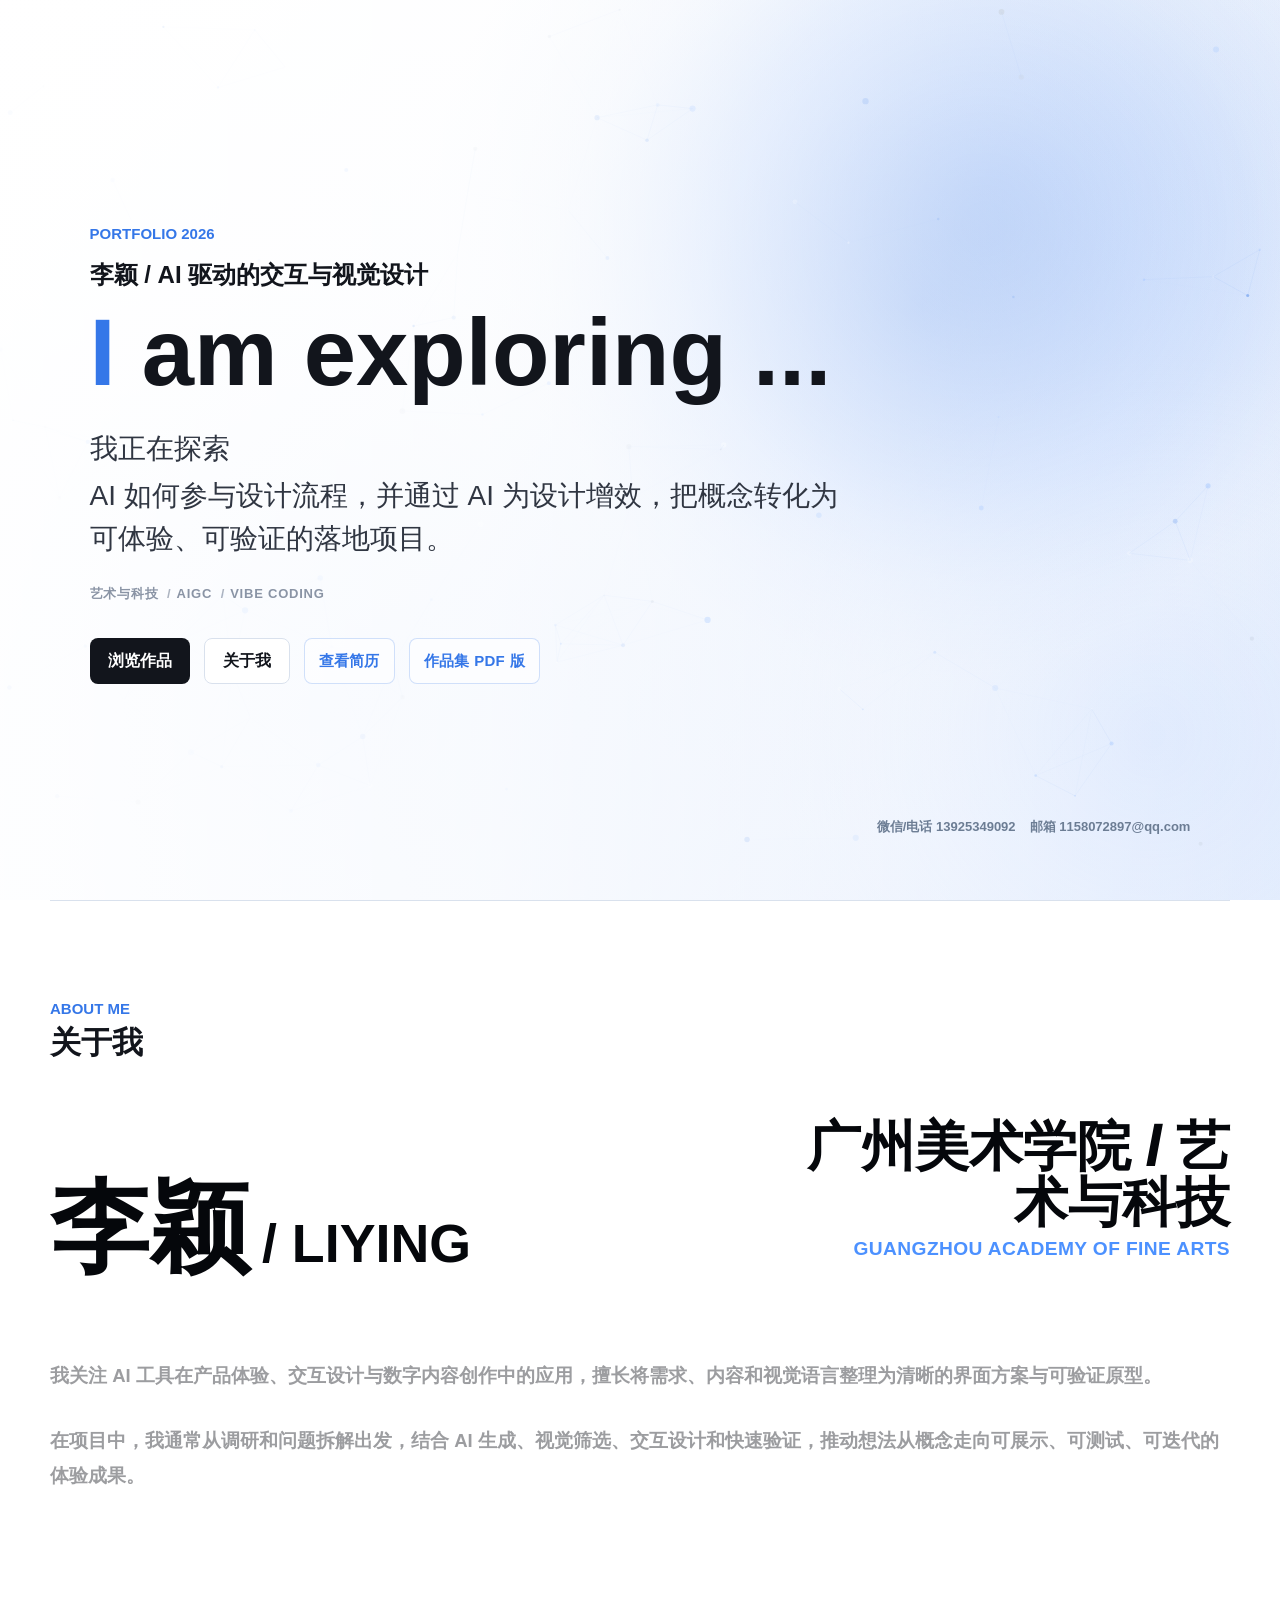
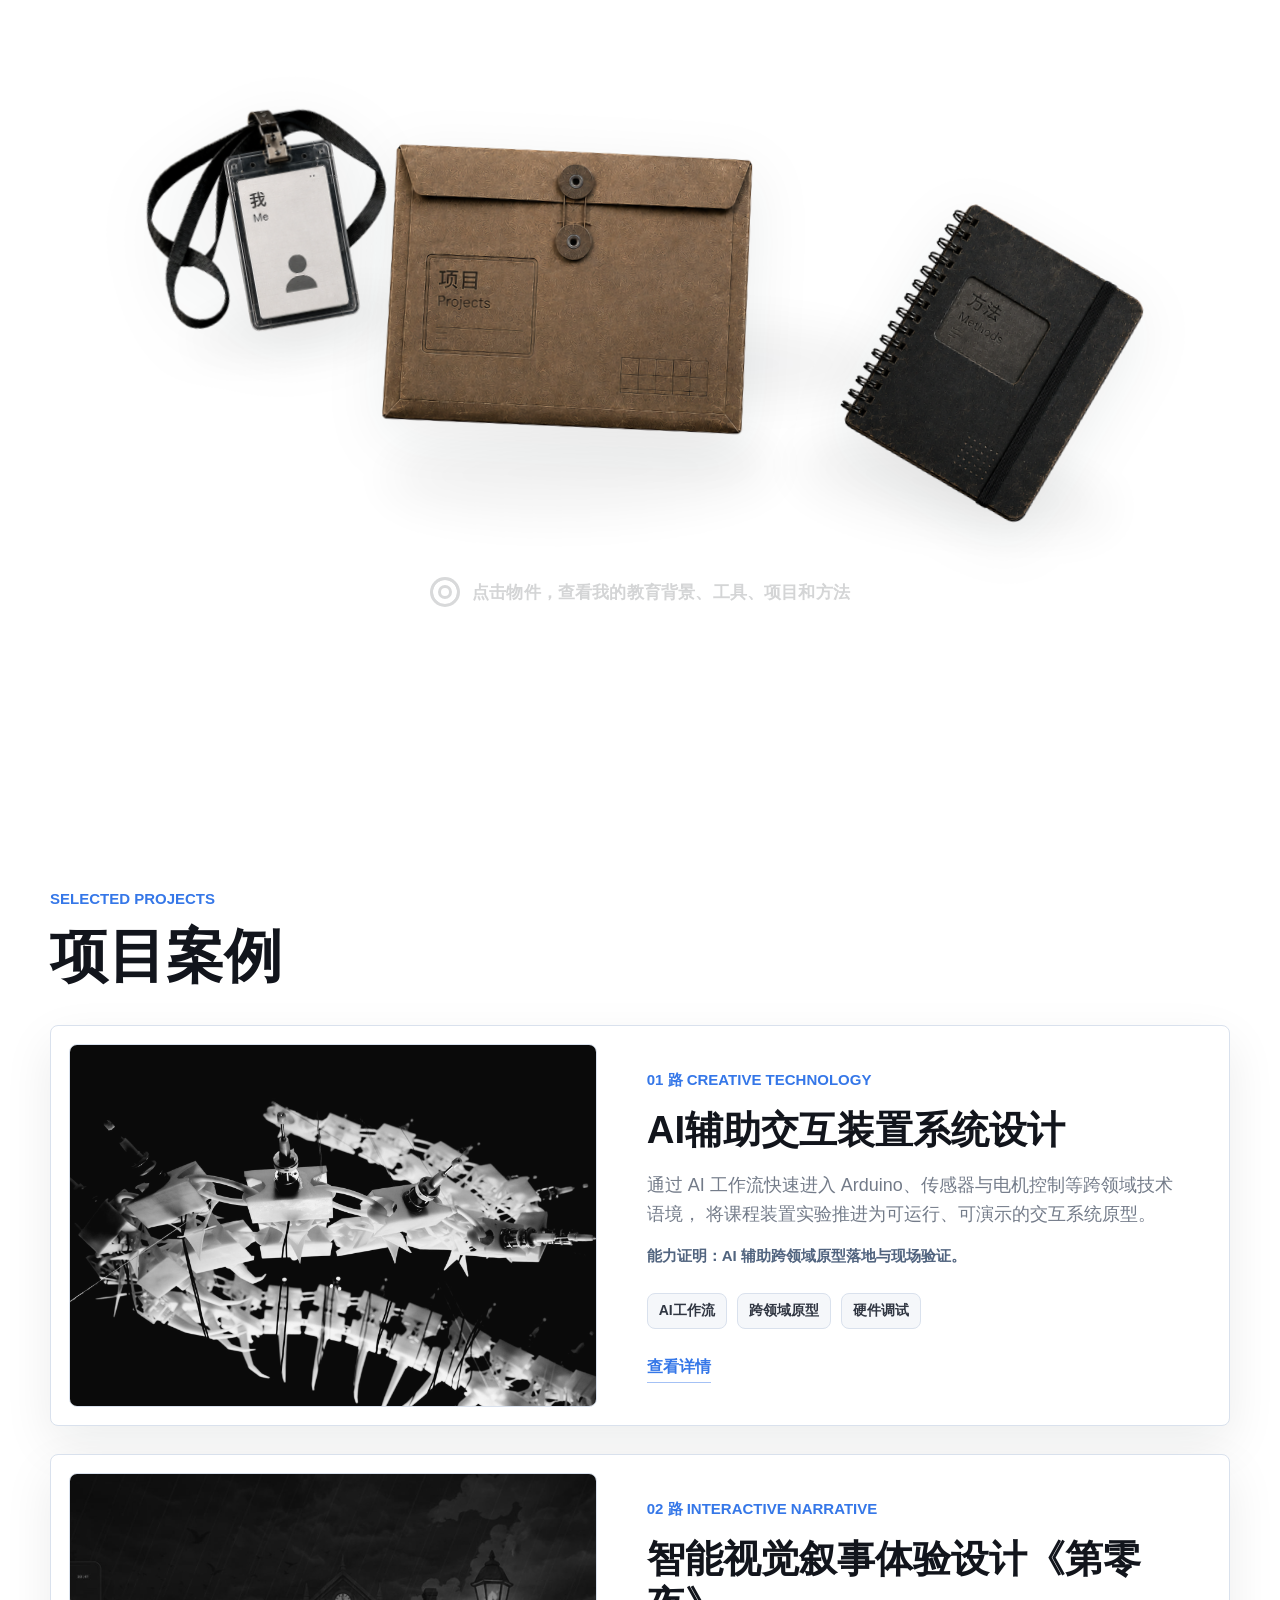
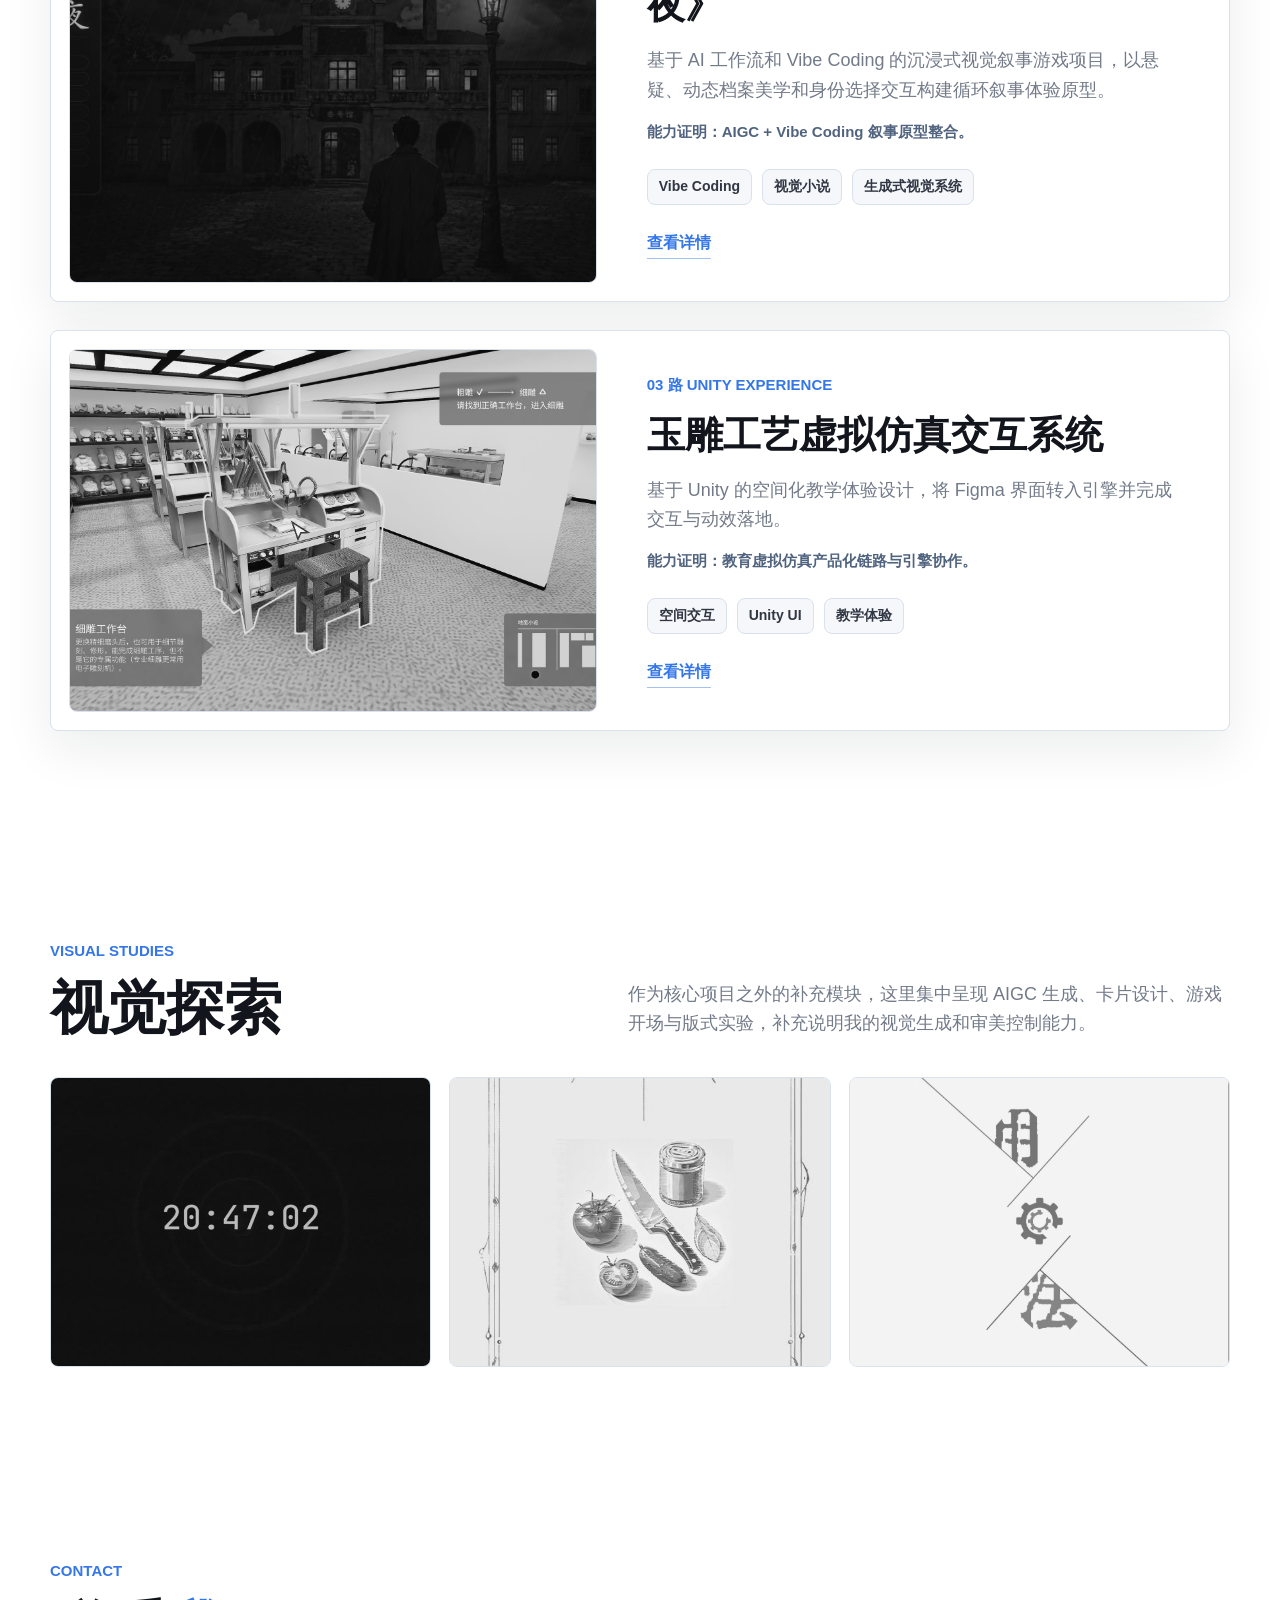
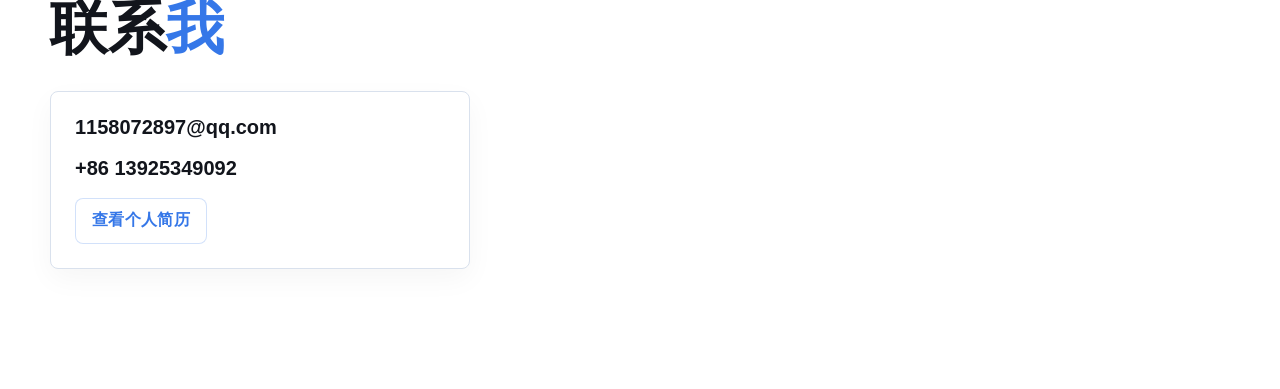
<file: index.html>
<!doctype html>
<html lang="zh-CN">
  <head>
    <meta charset="UTF-8" />
    <meta name="viewport" content="width=device-width, initial-scale=1.0" />
    <meta
      name="description"
      content="AI Creative Experience Design portfolio focused on AI workflow, interaction, narrative, and immersive creative technology."
    />
    <title>作品集</title>
    <link rel="stylesheet" href="./styles.css" />
  </head>
  <body>
    <main id="top">
      <section class="hero">
        <canvas id="opening-canvas" aria-hidden="true"></canvas>
        <div class="hero-wash"></div>
        <div class="hero-copy">
          <p class="eyebrow">Portfolio 2026</p>
          <p class="hero-identity">李颖 / AI 驱动的交互与视觉设计</p>
          <h1 class="hero-title"><span class="title-blue">I</span> am exploring ...</h1>
          <p class="lead hero-lead">
            <span>我正在探索</span>
            <span>AI 如何参与设计流程，并通过 AI 为设计增效，把概念转化为可体验、可验证的落地项目。</span>
          </p>
          <p class="hero-tags" aria-label="身份与能力标签">
            <span>艺术与科技</span>
            <span>AIGC</span>
            <span>Vibe Coding</span>
          </p>
          <div class="hero-actions">
            <a class="button primary" href="#projects">浏览作品</a>
            <a class="button secondary" href="#about">关于我</a>
            <a class="hero-resume-link" href="./assets/resume.jpg">查看简历</a>
            <a class="hero-resume-link" href="./portfolio-pdf.html">作品集 PDF 版</a>
          </div>
        </div>
        <div class="hero-contact" aria-label="首页联系方式">
          <span>微信/电话 13925349092</span>
          <a href="mailto:1158072897@qq.com">邮箱 1158072897@qq.com</a>
        </div>
      </section>

      <section class="section capability-section reveal-section" id="about" aria-labelledby="capability-title">
        <div class="section-heading about-heading">
          <div class="about-kicker">
            <p class="eyebrow">About me</p>
            <p>关于我</p>
          </div>
          <div class="about-title-row">
            <h2 id="capability-title">李颖<span>/ LIYING</span></h2>
            <div class="about-school">
              <strong>广州美术学院 / 艺术与科技</strong>
              <span>GUANGZHOU ACADEMY OF FINE ARTS</span>
            </div>
          </div>
          <div class="about-copy">
            <p>
              我关注 AI 工具在产品体验、交互设计与数字内容创作中的应用，擅长将需求、内容和视觉语言整理为清晰的界面方案与可验证原型。
            </p>
            <p>
              在项目中，我通常从调研和问题拆解出发，结合 AI 生成、视觉筛选、交互设计和快速验证，推动想法从概念走向可展示、可测试、可迭代的体验成果。
            </p>
          </div>
        </div>

        <div class="about-object-stage" data-about-objects aria-label="视觉化个人信息展示区">
          <div class="about-object-display">
            <button class="about-object about-object-me" type="button" data-object-panel="me" aria-pressed="false">
              <img loading="lazy" decoding="async" src="./assets/about-object-me.png" alt="工作牌：我" />
            </button>
            <button class="about-object about-object-tools" type="button" data-object-panel="tools" aria-pressed="false">
              <img loading="lazy" decoding="async" src="./assets/about-object-tools.png" alt="工具箱：工具" />
            </button>
            <button class="about-object about-object-projects" type="button" data-object-panel="projects" aria-pressed="false">
              <img loading="lazy" decoding="async" src="./assets/about-object-projects.png" alt="档案袋：项目" />
            </button>
            <button class="about-object about-object-methods" type="button" data-object-panel="methods" aria-pressed="false">
              <img loading="lazy" decoding="async" src="./assets/about-object-methods.png" alt="笔记本：方法" />
            </button>
          </div>
          <aside class="about-object-drawer" aria-live="polite">
            <div class="about-object-panel is-active" data-object-panel-content="me">
              <span>Me</span>
              <h3>AI 创意体验设计方向的艺术与科技学生</h3>
              <p>我关注沉浸式交互、智能视觉叙事与情绪化体验原型，习惯从氛围、世界观和交互入口开始组织项目。</p>
            </div>
            <div class="about-object-panel" data-object-panel-content="tools" hidden>
              <span>Tools</span>
              <h3>用 AI 和原型工具快速验证想法</h3>
              <p>高频使用 ChatGPT、AIGC 图像生成、Figma、Vibe Coding、Godot 与 Unity，把概念推进到可演示的界面或交互原型。</p>
            </div>
            <div class="about-object-panel" data-object-panel-content="projects" hidden>
              <span>Projects</span>
              <h3>项目围绕叙事、交互和跨领域落地展开</h3>
              <p>从交互装置到网页视觉小说，再到虚拟仿真系统，我更看重项目是否能被体验、被验证、被继续迭代。</p>
            </div>
            <div class="about-object-panel" data-object-panel-content="methods" hidden>
              <span>Methods</span>
              <h3>把不确定的创意拆解为可推进路径</h3>
              <p>通过调研、关键词拆解、素材生成、代码辅助、原型验证和视觉整合，把模糊灵感转化为清晰的工作流。</p>
            </div>
          </aside>
          <p class="about-object-hint">点击物件，查看我的教育背景、工具、项目和方法</p>
        </div>

        <div class="ability-chain" aria-label="个人能力链">
          <article class="ability-chain-card">
            <span class="chain-index">01</span>
            <div>
              <p class="chain-label">AI Workflow</p>
              <h3>AI 工作流组织</h3>
              <p>用 AI 完成方向调研、关键词拆解、视觉生成、代码辅助和方案迭代，把模糊概念整理成可推进的创作路径。</p>
              <div class="chain-tags">
                <span>调研</span>
                <span>AIGC</span>
                <span>Vibe Coding</span>
              </div>
            </div>
          </article>
          <article class="ability-chain-card">
            <span class="chain-index">02</span>
            <div>
              <p class="chain-label">Visual Narrative</p>
              <h3>智能视觉叙事</h3>
              <p>围绕世界观、情绪氛围、动态视觉和界面语言，建立具有统一气质的视觉体验系统。</p>
              <div class="chain-tags">
                <span>世界观</span>
                <span>动态视觉</span>
                <span>氛围系统</span>
              </div>
            </div>
          </article>
          <article class="ability-chain-card">
            <span class="chain-index">03</span>
            <div>
              <p class="chain-label">Interaction</p>
              <h3>交互体验构建</h3>
              <p>把叙事设定转化为身份选择、传感反馈、空间场景和游戏化路径，让体验可以被操作和感知。</p>
              <div class="chain-tags">
                <span>身份选择</span>
                <span>传感反馈</span>
                <span>游戏化路径</span>
              </div>
            </div>
          </article>
          <article class="ability-chain-card">
            <span class="chain-index">04</span>
            <div>
              <p class="chain-label">Prototype</p>
              <h3>快速原型验证</h3>
              <p>通过 Figma、Vibe Coding、Godot、Unity、Arduino 等方式，将创意推进为可演示、可测试、可继续迭代的原型。</p>
              <div class="chain-tags">
                <span>Figma</span>
                <span>Unity / Godot</span>
                <span>Arduino</span>
              </div>
            </div>
          </article>
        </div>
      </section>

      <section class="section" id="projects" aria-labelledby="projects-title">
        <div class="section-heading split">
          <div>
            <p class="eyebrow">Selected projects</p>
            <h2 id="projects-title">项目案例</h2>
          </div>
        </div>

        <div class="project-list">
          <article class="project-card featured">
            <div class="project-media asset-frame" data-label="放置装置现场照片 / 运行视频截图">
              <img loading="lazy" decoding="async" src="./assets/project-01-cover.jpg" alt="AI assisted interactive installation cover" />
            </div>
            <div class="project-info">
              <p class="eyebrow">01 路 Creative Technology</p>
              <h3>AI辅助交互装置系统设计</h3>
              <p>
                通过 AI 工作流快速进入 Arduino、传感器与电机控制等跨领域技术语境，
                将课程装置实验推进为可运行、可演示的交互系统原型。
              </p>
              <p class="project-proof">能力证明：AI 辅助跨领域原型落地与现场验证。</p>
              <ul class="meta-list">
                <li>AI工作流</li>
                <li>跨领域原型</li>
                <li>硬件调试</li>
              </ul>
              <a class="text-link" href="./project-01.html">查看详情</a>
            </div>
          </article>

          <article class="project-card">
            <div class="project-media asset-frame" data-label="放置《第零夜》身份选择页 / VHS界面">
              <img loading="lazy" decoding="async" src="./assets/project-02-cover.jpg" alt="The Zero Night narrative prototype cover" />
            </div>
            <div class="project-info">
              <p class="eyebrow">02 路 Interactive Narrative</p>
              <h3>智能视觉叙事体验设计《第零夜》</h3>
              <p>
                基于 AI 工作流和 Vibe Coding 的沉浸式视觉叙事游戏项目，以悬疑、动态档案美学和身份选择交互构建循环叙事体验原型。
              </p>
              <p class="project-proof">能力证明：AIGC + Vibe Coding 叙事原型整合。</p>
              <ul class="meta-list">
                <li>Vibe Coding</li>
                <li>视觉小说</li>
                <li>生成式视觉系统</li>
              </ul>
              <a class="text-link" href="./project-02.html">查看详情</a>
            </div>
          </article>

          <article class="project-card">
            <div class="project-media asset-frame" data-label="放置 Unity 场景 / UI界面截图">
              <img loading="lazy" decoding="async" src="./assets/project-03-cover.jpg" alt="Jade carving virtual simulation cover" />
            </div>
            <div class="project-info">
              <p class="eyebrow">03 路 Unity Experience</p>
              <h3>玉雕工艺虚拟仿真交互系统</h3>
              <p>
                基于 Unity 的空间化教学体验设计，将 Figma 界面转入引擎并完成交互与动效落地。
              </p>
              <p class="project-proof">能力证明：教育虚拟仿真产品化链路与引擎协作。</p>
              <ul class="meta-list">
                <li>空间交互</li>
                <li>Unity UI</li>
                <li>教学体验</li>
              </ul>
              <a class="text-link" href="./project-03.html">查看详情</a>
            </div>
          </article>
        </div>
      </section>

      <section class="section visual-section" id="visuals" aria-labelledby="visuals-title">
        <div class="section-heading split visual-heading">
          <div>
            <p class="eyebrow">Visual studies</p>
            <h2 id="visuals-title">视觉探索</h2>
          </div>
          <p>作为核心项目之外的补充模块，这里集中呈现 AIGC 生成、卡片设计、游戏开场与版式实验，补充说明我的视觉生成和审美控制能力。</p>
        </div>
        <div class="gallery">
          <a class="asset-frame visual-card" href="./visual-01.html" aria-label="查看视觉探索作品一">
            <img loading="lazy" decoding="async" src="./assets/visual-01.jpg" alt="Visual exploration 01" />
            <figcaption class="visual-tags">
              <span>AIGC生成</span>
              <span>游戏开场</span>
              <span>视频</span>
            </figcaption>
          </a>
          <a class="asset-frame visual-card" href="./visual-02.html" aria-label="查看视觉探索作品二">
            <img loading="lazy" decoding="async" src="./assets/n-sustenance-card-01.png" alt="第N食粮卡片设计" />
            <figcaption class="visual-tags">
              <span>AIGC生成</span>
              <span>卡片设计</span>
            </figcaption>
          </a>
          <a class="asset-frame visual-card" href="./visual-03.html" aria-label="查看视觉探索作品三">
            <img loading="lazy" decoding="async" src="./assets/visual-03.jpg" alt="Visual exploration 03" />
            <figcaption class="visual-tags">
              <span>版式设计</span>
              <span>宣传册</span>
            </figcaption>
          </a>
        </div>
      </section>

      <section class="section contact-section" id="contact" aria-labelledby="contact-title">
        <div>
          <p class="eyebrow">Contact</p>
          <h2 id="contact-title">联系<span class="title-blue">我</span></h2>
          <address class="contact-card">
            <a href="mailto:1158072897@qq.com">1158072897@qq.com</a>
            <a href="tel:+8613925349092">+86 13925349092</a>
            <a class="contact-resume-link" href="./assets/resume.jpg">查看个人简历</a>
          </address>
        </div>
      </section>
    </main>

    <script src="./script.js"></script>
  </body>
</html>
</file>
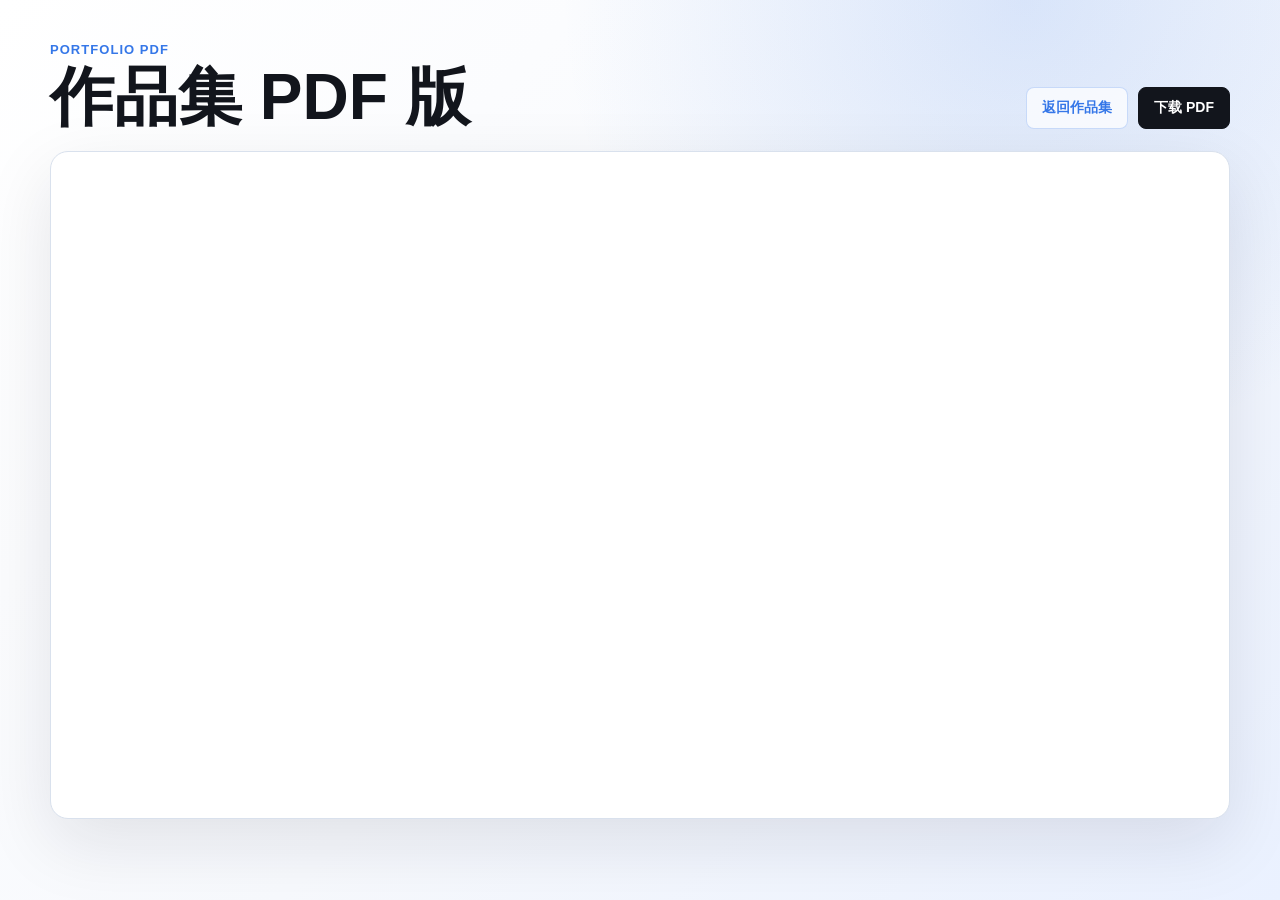
<file: portfolio-pdf.html>
<!doctype html>
<html lang="zh-CN">
  <head>
    <meta charset="UTF-8" />
    <meta name="viewport" content="width=device-width, initial-scale=1.0" />
    <title>作品集 PDF 版</title>
    <style>
      :root {
        --ink: #12151c;
        --text: #303642;
        --muted: #737b89;
        --line: #d9e1ed;
        --blue: #3577e8;
        --wash: #f5f7fb;
      }

      * {
        box-sizing: border-box;
      }

      body {
        margin: 0;
        min-height: 100vh;
        color: var(--ink);
        background:
          radial-gradient(circle at 80% 0%, rgba(53, 119, 232, 0.16), transparent 34%),
          linear-gradient(135deg, #ffffff 0%, #f7f9fd 54%, #eaf1ff 100%);
        font-family: "Inter", "Noto Sans SC", "Microsoft YaHei", Arial, sans-serif;
      }

      .pdf-page {
        width: min(1180px, calc(100% - 32px));
        margin: 0 auto;
        padding: 42px 0 48px;
      }

      .pdf-header {
        display: flex;
        align-items: flex-end;
        justify-content: space-between;
        gap: 20px;
        margin-bottom: 22px;
      }

      .pdf-eyebrow {
        margin: 0 0 8px;
        color: var(--blue);
        font-size: 13px;
        font-weight: 900;
        letter-spacing: 0.08em;
        text-transform: uppercase;
      }

      h1 {
        margin: 0;
        font-size: clamp(34px, 5vw, 64px);
        line-height: 1;
      }

      .pdf-actions {
        display: flex;
        flex-wrap: wrap;
        justify-content: flex-end;
        gap: 10px;
      }

      .pdf-button {
        display: inline-flex;
        align-items: center;
        justify-content: center;
        min-height: 42px;
        border: 1px solid rgba(53, 119, 232, 0.24);
        border-radius: 8px;
        padding: 0 15px;
        background: rgba(255, 255, 255, 0.72);
        color: var(--blue);
        font-size: 14px;
        font-weight: 850;
        text-decoration: none;
      }

      .pdf-button.primary {
        border-color: var(--ink);
        background: var(--ink);
        color: #fff;
      }

      .pdf-viewer {
        min-height: 74vh;
        overflow: hidden;
        border: 1px solid var(--line);
        border-radius: 18px;
        background: #fff;
        box-shadow: 0 24px 70px rgba(15, 23, 42, 0.1);
      }

      .pdf-viewer object,
      .pdf-viewer iframe {
        display: block;
        width: 100%;
        height: 74vh;
        border: 0;
      }

      .pdf-fallback {
        padding: 32px;
        color: var(--text);
        font-size: 16px;
        line-height: 1.7;
      }

      @media (max-width: 720px) {
        .pdf-header {
          align-items: flex-start;
          flex-direction: column;
        }

        .pdf-actions {
          justify-content: flex-start;
        }

        .pdf-viewer,
        .pdf-viewer object,
        .pdf-viewer iframe {
          min-height: 70vh;
          height: 70vh;
        }
      }
    </style>
  </head>
  <body>
    <main class="pdf-page">
      <header class="pdf-header">
        <div>
          <p class="pdf-eyebrow">Portfolio PDF</p>
          <h1>作品集 PDF 版</h1>
        </div>
        <nav class="pdf-actions" aria-label="PDF 操作">
          <a class="pdf-button" href="./index.html">返回作品集</a>
          <a class="pdf-button primary" href="./assets/portfolio.pdf" download>下载 PDF</a>
        </nav>
      </header>

      <section class="pdf-viewer" aria-label="作品集 PDF 预览">
        <object data="./assets/portfolio.pdf" type="application/pdf">
          <iframe src="./assets/portfolio.pdf" title="作品集 PDF 预览"></iframe>
          <div class="pdf-fallback">
            当前浏览器无法直接预览 PDF，可以点击上方“下载 PDF”查看。
          </div>
        </object>
      </section>
    </main>
  </body>
</html>
</file>
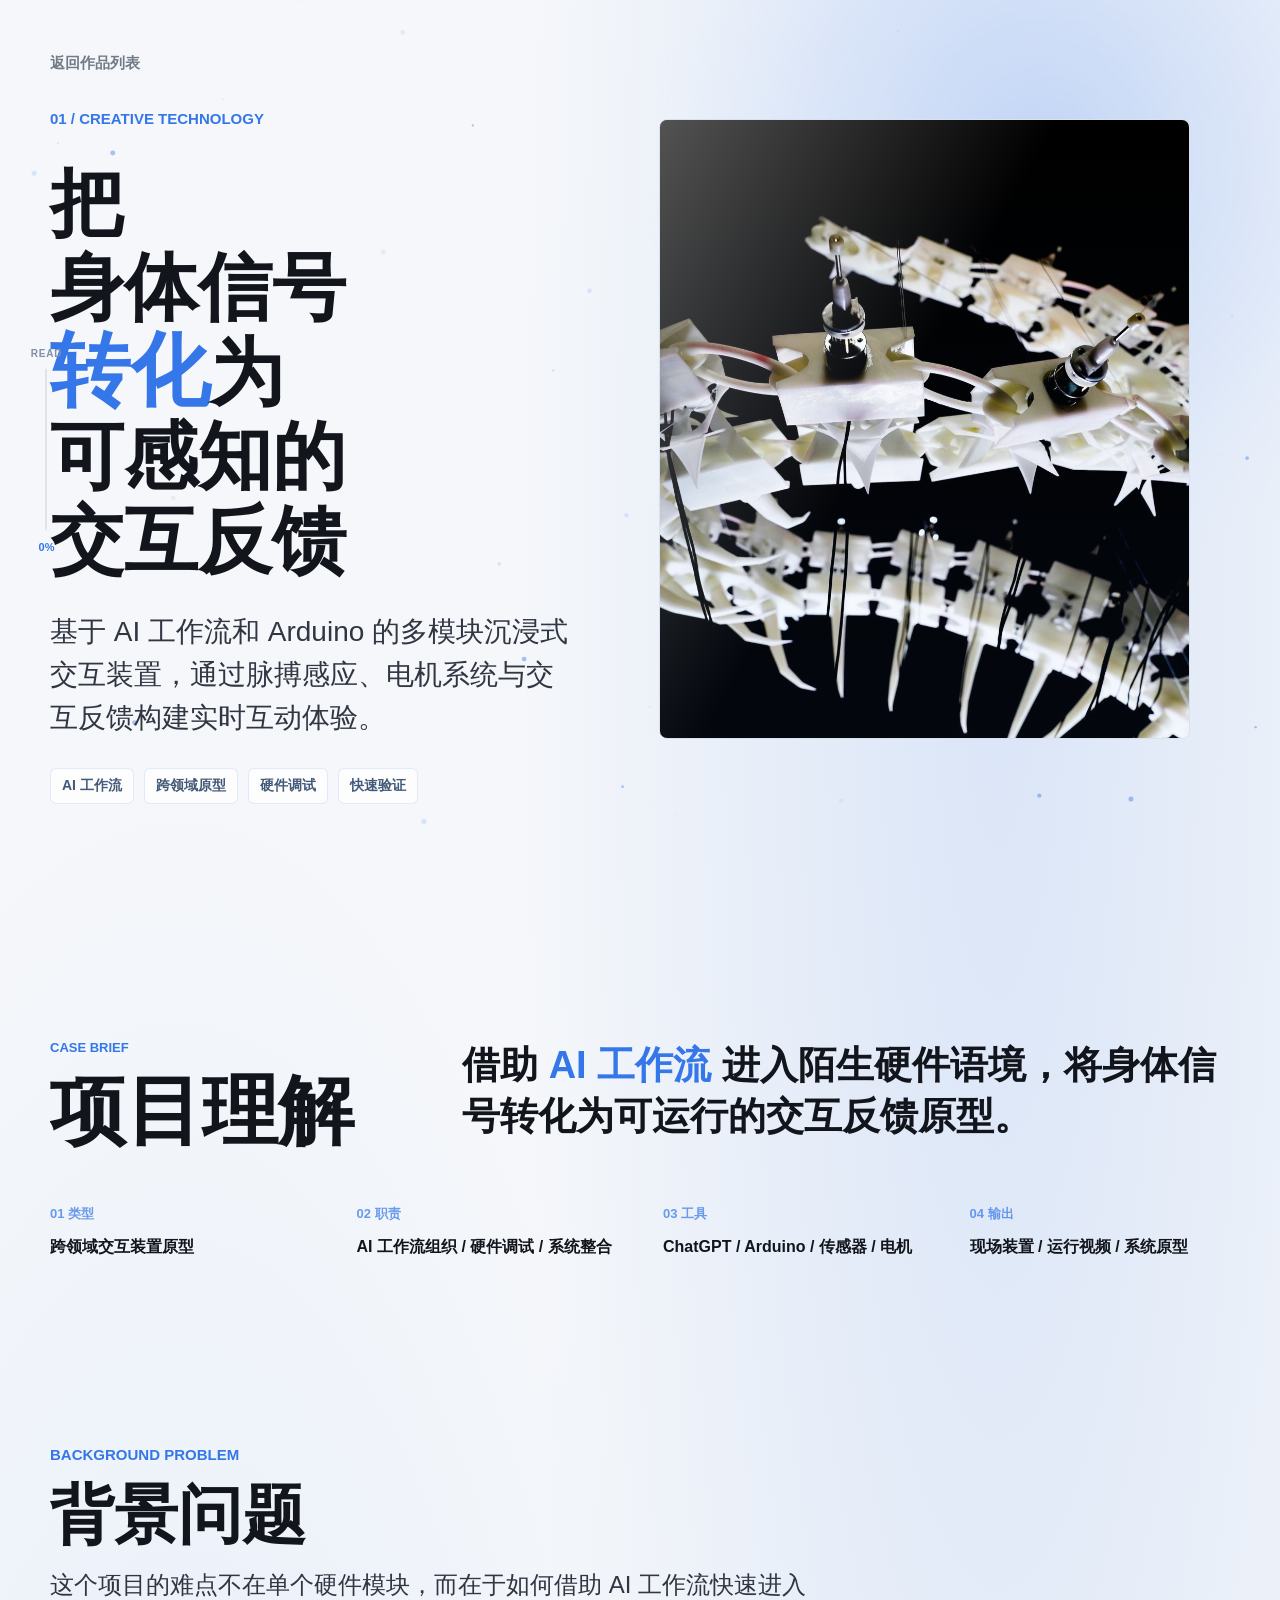
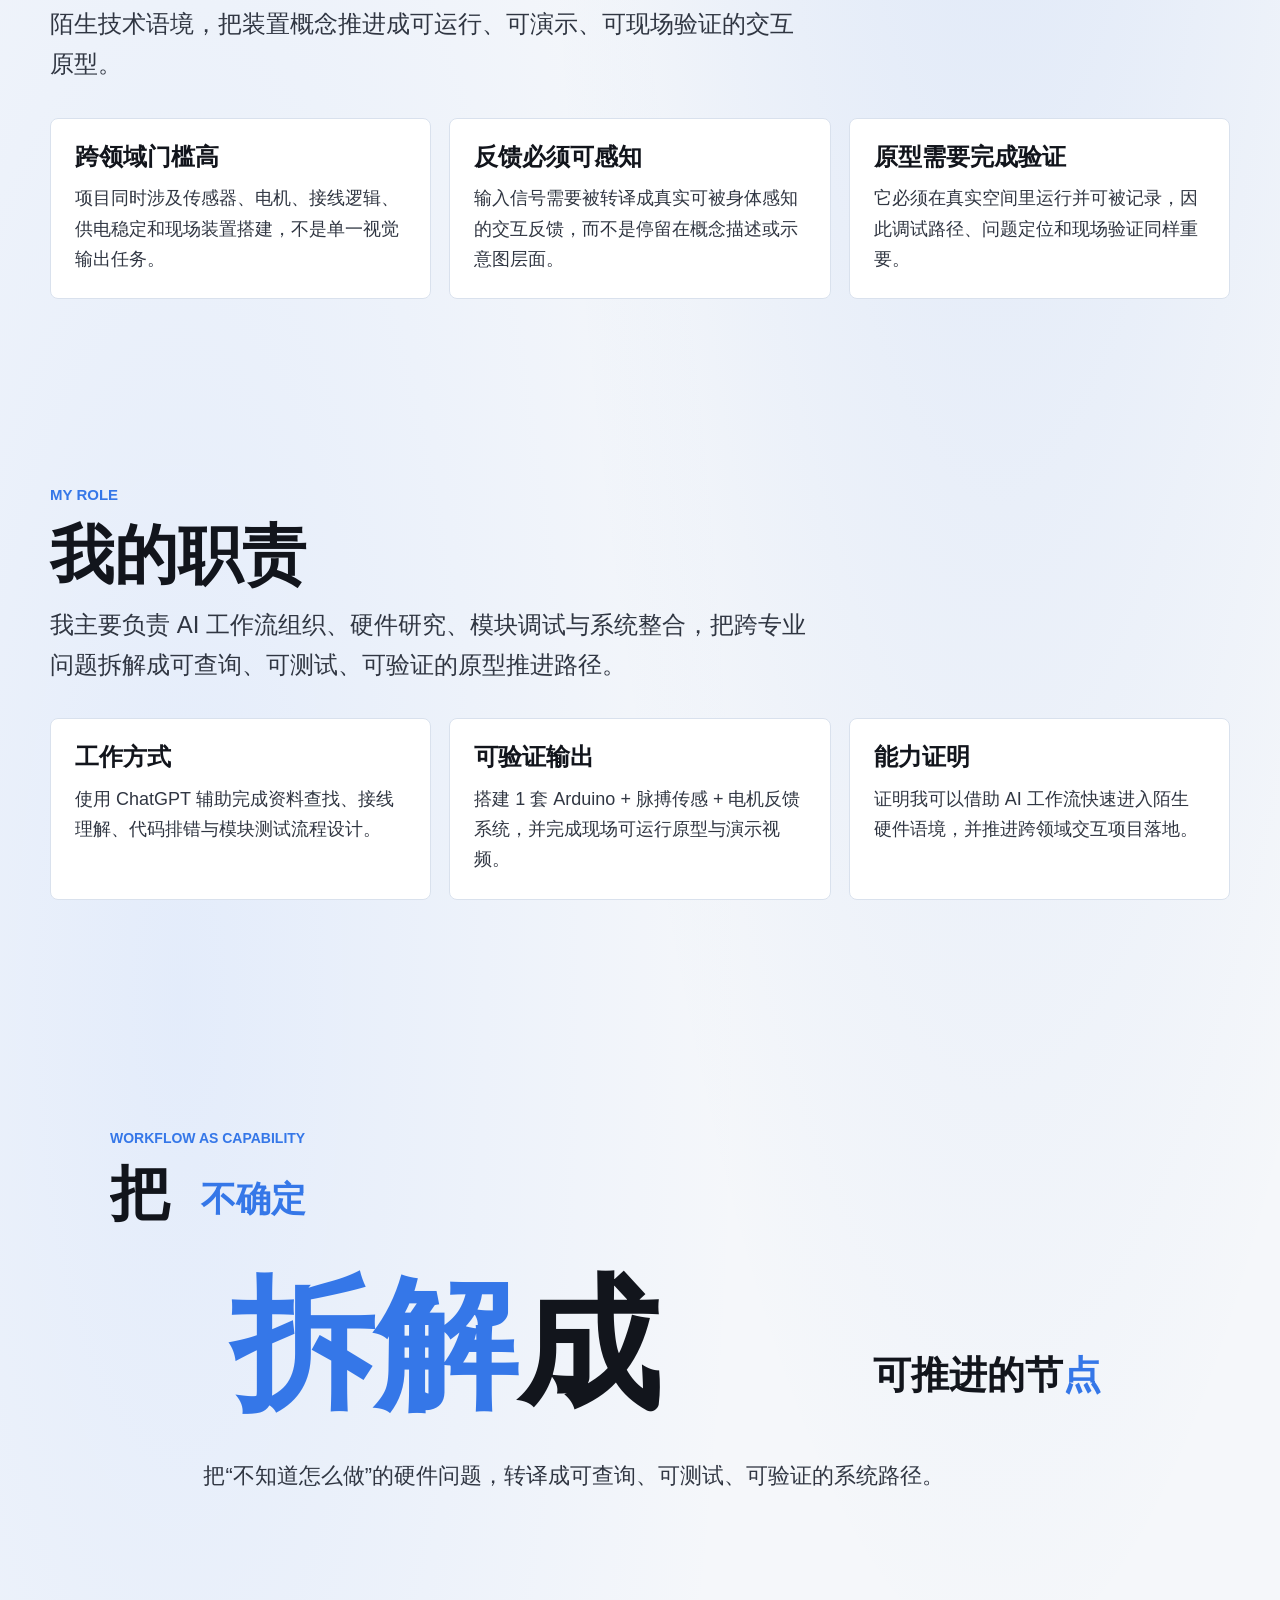
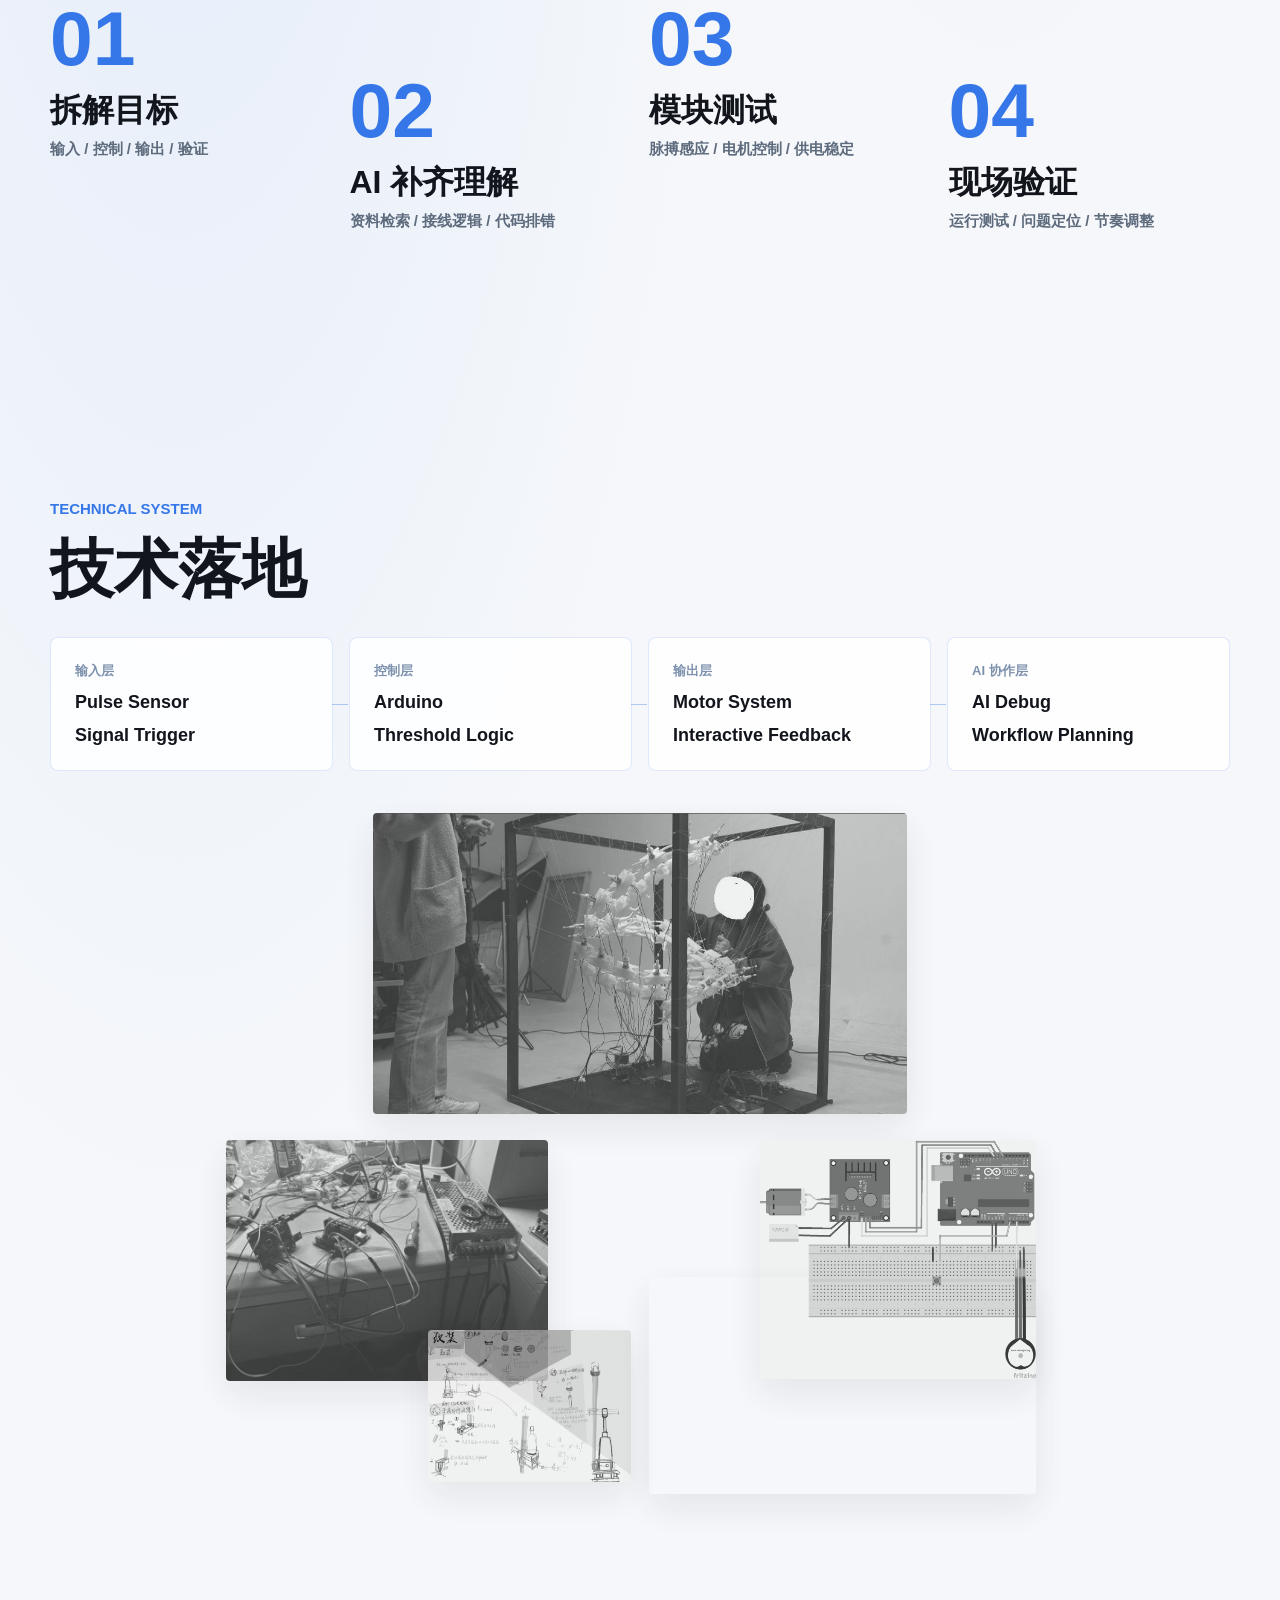
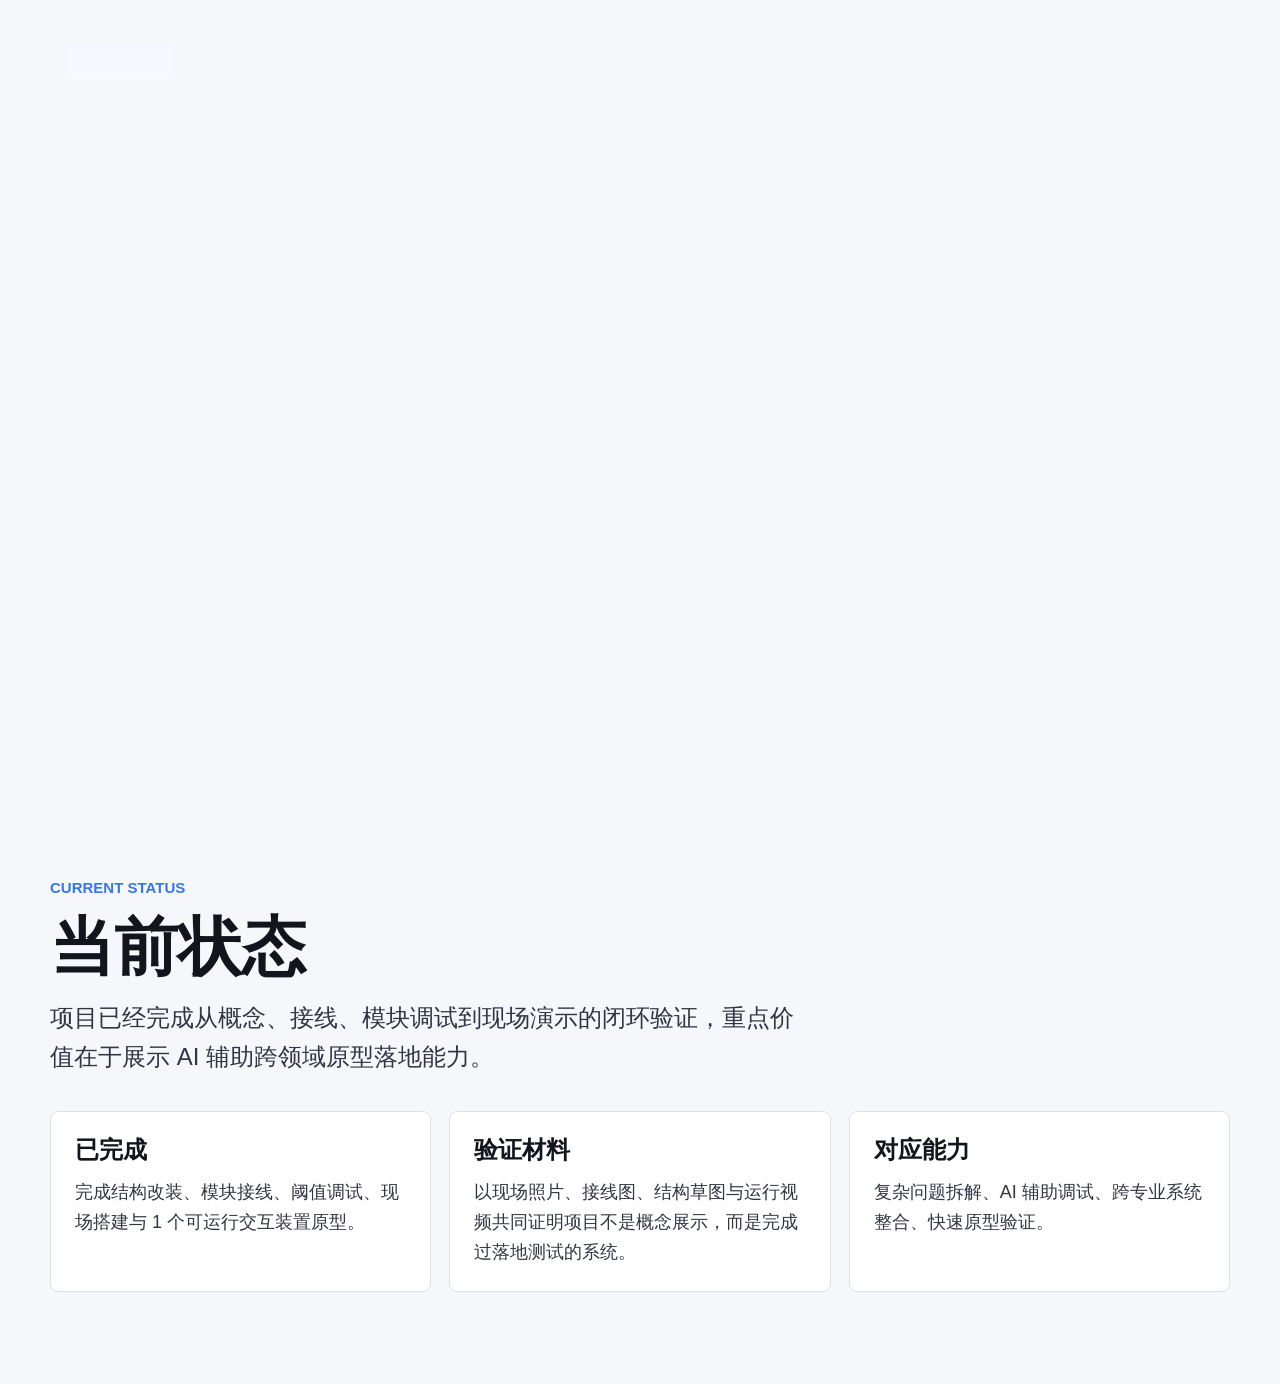
<file: project-01.html>
<!doctype html>
<html lang="zh-CN">
  <head>
    <meta charset="UTF-8" />
    <meta name="viewport" content="width=device-width, initial-scale=1.0" />
    <title>AI辅助交互装置系统设计</title>
    <link rel="stylesheet" href="./styles.css" />
  </head>
  <body class="detail-page case-study-page">
    <canvas class="ambient-canvas" aria-hidden="true"></canvas>
    <aside class="reading-progress" aria-label="页面阅读进度">
      <span>Read</span>
      <div class="reading-progress-track"><i></i></div>
      <strong>0%</strong>
    </aside>
    <main>
      <section class="detail-hero case-hero detail-reveal is-visible">
        <div class="case-hero-copy">
          <a class="back-link" href="./index.html#projects">返回作品列表</a>
          <p class="eyebrow">01 / Creative Technology</p>
          <h1 class="case-poster-title" aria-label="把身体信号转化为可感知的交互反馈">
            <span>把</span>
            <span>身体信号</span>
            <span><em>转化</em>为</span>
            <span>可感知的</span>
            <span>交互反馈</span>
          </h1>
          <p class="lead">
            基于 AI 工作流和 Arduino 的多模块沉浸式交互装置，通过脉搏感应、电机系统与交互反馈构建实时互动体验。
          </p>
          <div class="case-hero-tags" aria-label="项目关键词">
            <span>AI 工作流</span>
            <span>跨领域原型</span>
            <span>硬件调试</span>
            <span>快速验证</span>
          </div>
        </div>
        <figure class="detail-cover case-hero-media asset-frame">
          <img loading="lazy" decoding="async" src="./assets/project-01-cover.jpg" alt="AI辅助交互装置系统设计封面" />
        </figure>
      </section>

      <section class="case-section case-overview detail-reveal" aria-labelledby="overview-title">
        <div class="overview-poster">
          <div class="overview-brief-grid" aria-labelledby="overview-title">
            <div class="overview-title-block">
              <span>Case Brief</span>
              <h2 id="overview-title">项目理解</h2>
            </div>
            <div class="overview-copy">
              <p class="overview-claim">
                借助 <em>AI 工作流</em> 进入陌生硬件语境，将身体信号转化为可运行的交互反馈原型。
              </p>
            </div>
          </div>
          <dl class="overview-strip" aria-label="项目概览">
            <div>
              <dt>类型</dt>
              <dd>跨领域交互装置原型</dd>
            </div>
            <div>
              <dt>职责</dt>
              <dd>AI 工作流组织 / 硬件调试 / 系统整合</dd>
            </div>
            <div>
              <dt>工具</dt>
              <dd>ChatGPT / Arduino / 传感器 / 电机</dd>
            </div>
            <div>
              <dt>输出</dt>
              <dd>现场装置 / 运行视频 / 系统原型</dd>
            </div>
          </dl>
        </div>
      </section>

      <section class="case-section case-problem detail-reveal" aria-labelledby="problem-title">
        <div class="case-section-heading">
          <p class="eyebrow">Background Problem</p>
          <h2 id="problem-title">背景问题</h2>
          <p>这个项目的难点不在单个硬件模块，而在于如何借助 AI 工作流快速进入陌生技术语境，把装置概念推进成可运行、可演示、可现场验证的交互原型。</p>
        </div>
        <div class="detail-grid">
          <article>
            <h3>跨领域门槛高</h3>
            <p>项目同时涉及传感器、电机、接线逻辑、供电稳定和现场装置搭建，不是单一视觉输出任务。</p>
          </article>
          <article>
            <h3>反馈必须可感知</h3>
            <p>输入信号需要被转译成真实可被身体感知的交互反馈，而不是停留在概念描述或示意图层面。</p>
          </article>
          <article>
            <h3>原型需要完成验证</h3>
            <p>它必须在真实空间里运行并可被记录，因此调试路径、问题定位和现场验证同样重要。</p>
          </article>
        </div>
      </section>

      <section class="case-section case-role detail-reveal" aria-labelledby="role-title">
        <div class="case-section-heading">
          <p class="eyebrow">My Role</p>
          <h2 id="role-title">我的职责</h2>
          <p>我主要负责 AI 工作流组织、硬件研究、模块调试与系统整合，把跨专业问题拆解成可查询、可测试、可验证的原型推进路径。</p>
        </div>
        <div class="detail-grid">
          <article>
            <h3>工作方式</h3>
            <p>使用 ChatGPT 辅助完成资料查找、接线理解、代码排错与模块测试流程设计。</p>
          </article>
          <article>
            <h3>可验证输出</h3>
            <p>搭建 1 套 Arduino + 脉搏传感 + 电机反馈系统，并完成现场可运行原型与演示视频。</p>
          </article>
          <article>
            <h3>能力证明</h3>
            <p>证明我可以借助 AI 工作流快速进入陌生硬件语境，并推进跨领域交互项目落地。</p>
          </article>
        </div>
      </section>

      <section class="case-section case-method detail-reveal" aria-labelledby="method-title">
        <div class="method-board" aria-label="AI 工作流推进路径">
          <div class="method-poster-head">
            <span class="method-poster-label">Workflow as Capability</span>
            <h2 id="method-title" class="method-title-composition">
              <span class="method-title-start">把 <em>不确定</em></span>
              <span class="method-title-main"><em>拆解</em>成</span>
              <span class="method-title-end">可推进的节<em>点</em></span>
            </h2>
            <p>把“不知道怎么做”的硬件问题，转译成可查询、可测试、可验证的系统路径。</p>
          </div>
          <div class="method-flow">
            <article>
              <span>01</span>
              <h3>拆解目标</h3>
              <p>输入 / 控制 / 输出 / 验证</p>
            </article>
            <article>
              <span>02</span>
              <h3>AI 补齐理解</h3>
              <p>资料检索 / 接线逻辑 / 代码排错</p>
            </article>
            <article>
              <span>03</span>
              <h3>模块测试</h3>
              <p>脉搏感应 / 电机控制 / 供电稳定</p>
            </article>
            <article>
              <span>04</span>
              <h3>现场验证</h3>
              <p>运行测试 / 问题定位 / 节奏调整</p>
            </article>
          </div>
        </div>
      </section>

      <section class="case-section case-tech detail-reveal" aria-labelledby="tech-title">
        <div class="case-section-heading">
          <p class="eyebrow">Technical system</p>
          <h2 id="tech-title">技术落地</h2>
        </div>
        <div class="system-map" aria-label="装置技术结构">
          <div class="system-column">
            <span>输入层</span>
            <strong>Pulse Sensor</strong>
            <strong>Signal Trigger</strong>
          </div>
          <div class="system-column">
            <span>控制层</span>
            <strong>Arduino</strong>
            <strong>Threshold Logic</strong>
          </div>
          <div class="system-column">
            <span>输出层</span>
            <strong>Motor System</strong>
            <strong>Interactive Feedback</strong>
          </div>
          <div class="system-column">
            <span>AI 协作层</span>
            <strong>AI Debug</strong>
            <strong>Workflow Planning</strong>
          </div>
        </div>
        <div class="tech-evidence-board" aria-label="技术落地过程素材">
          <button class="tech-media-card tech-media-card-large" type="button" aria-pressed="false">
            <img loading="lazy" decoding="async" src="./assets/project-01-01.jpg" alt="装置机械结构现场图" />
            <span>机械结构验证</span>
          </button>
          <button class="tech-media-card" type="button" aria-pressed="false">
            <img loading="lazy" decoding="async" src="./assets/project-01-02.jpg" alt="Arduino 模块接线与调试过程" />
            <span>硬件模块调试</span>
          </button>
          <button class="tech-media-card tech-media-card-circuit tech-media-card-process" type="button" aria-pressed="false">
            <img loading="lazy" decoding="async" src="./assets/project-01-circuit.jpg" alt="Arduino 与脉搏传感、电机模块接线图" />
            <span>电路连接图</span>
          </button>
          <button class="tech-media-card tech-media-card-sketch tech-media-card-process" type="button" aria-pressed="false">
            <img loading="lazy" decoding="async" src="./assets/project-01-sketch.jpg" alt="装置结构改装草图" />
            <span>结构改装草图</span>
          </button>
          <button class="tech-media-card tech-media-card-wide" type="button" aria-pressed="false">
            <img loading="lazy" decoding="async" src="./assets/project-01-03.jpg" alt="现场运行与装置搭建过程" />
            <span>现场运行验证</span>
          </button>
        </div>
        <div class="tech-video-embed video-shell case-video-shell" aria-label="项目成品运行视频">
          <span class="video-corner-title">成品运行视频</span>
          <video preload="metadata" class="project-video" controls playsinline poster="./assets/project-01-cover.jpg">
            <source src="./assets/project-01-demo-web.mp4" type="video/mp4" />
          </video>
        </div>
      </section>

      <section class="case-section case-status detail-reveal" aria-labelledby="status-title">
        <div class="case-section-heading">
          <p class="eyebrow">Current Status</p>
          <h2 id="status-title">当前状态</h2>
          <p>项目已经完成从概念、接线、模块调试到现场演示的闭环验证，重点价值在于展示 AI 辅助跨领域原型落地能力。</p>
        </div>
        <div class="detail-grid">
          <article>
            <h3>已完成</h3>
            <p>完成结构改装、模块接线、阈值调试、现场搭建与 1 个可运行交互装置原型。</p>
          </article>
          <article>
            <h3>验证材料</h3>
            <p>以现场照片、接线图、结构草图与运行视频共同证明项目不是概念展示，而是完成过落地测试的系统。</p>
          </article>
          <article>
            <h3>对应能力</h3>
            <p>复杂问题拆解、AI 辅助调试、跨专业系统整合、快速原型验证。</p>
          </article>
        </div>
      </section>

    </main>
    <script src="./script.js"></script>
  </body>
</html>
</file>
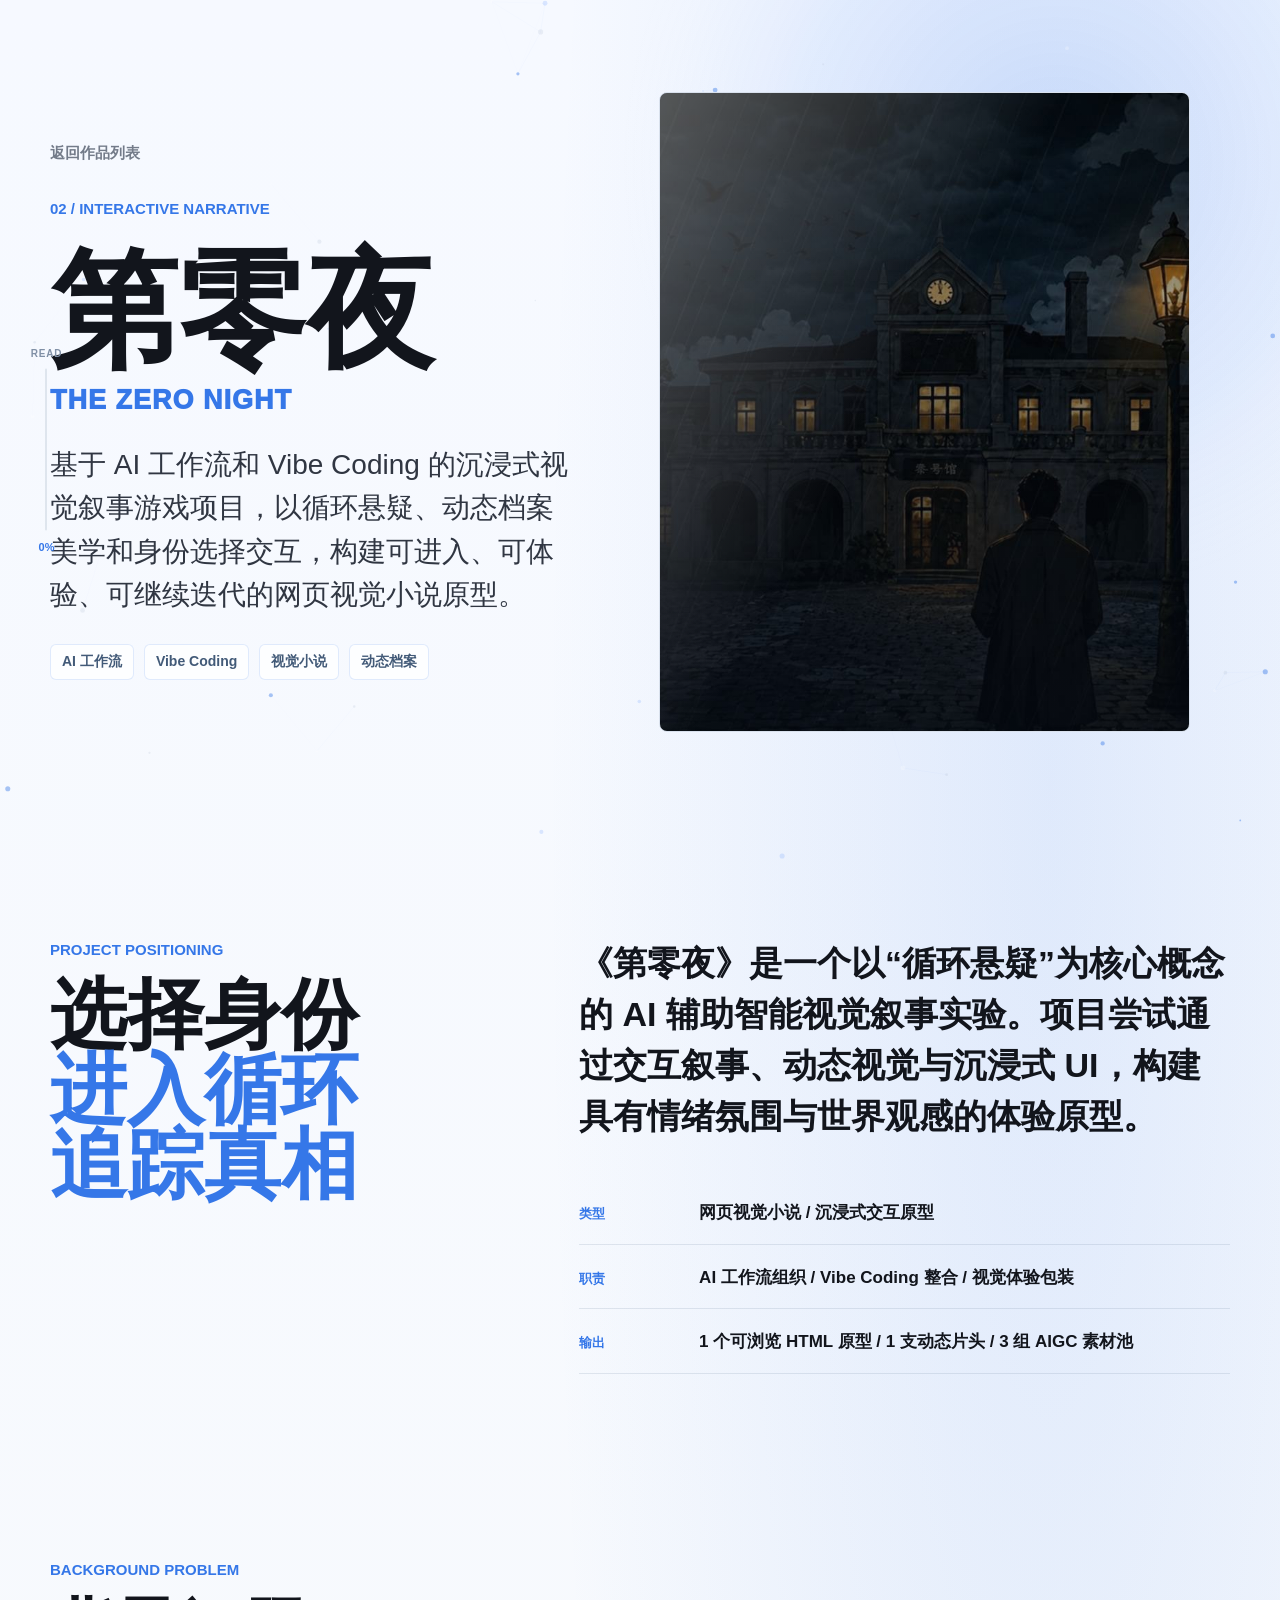
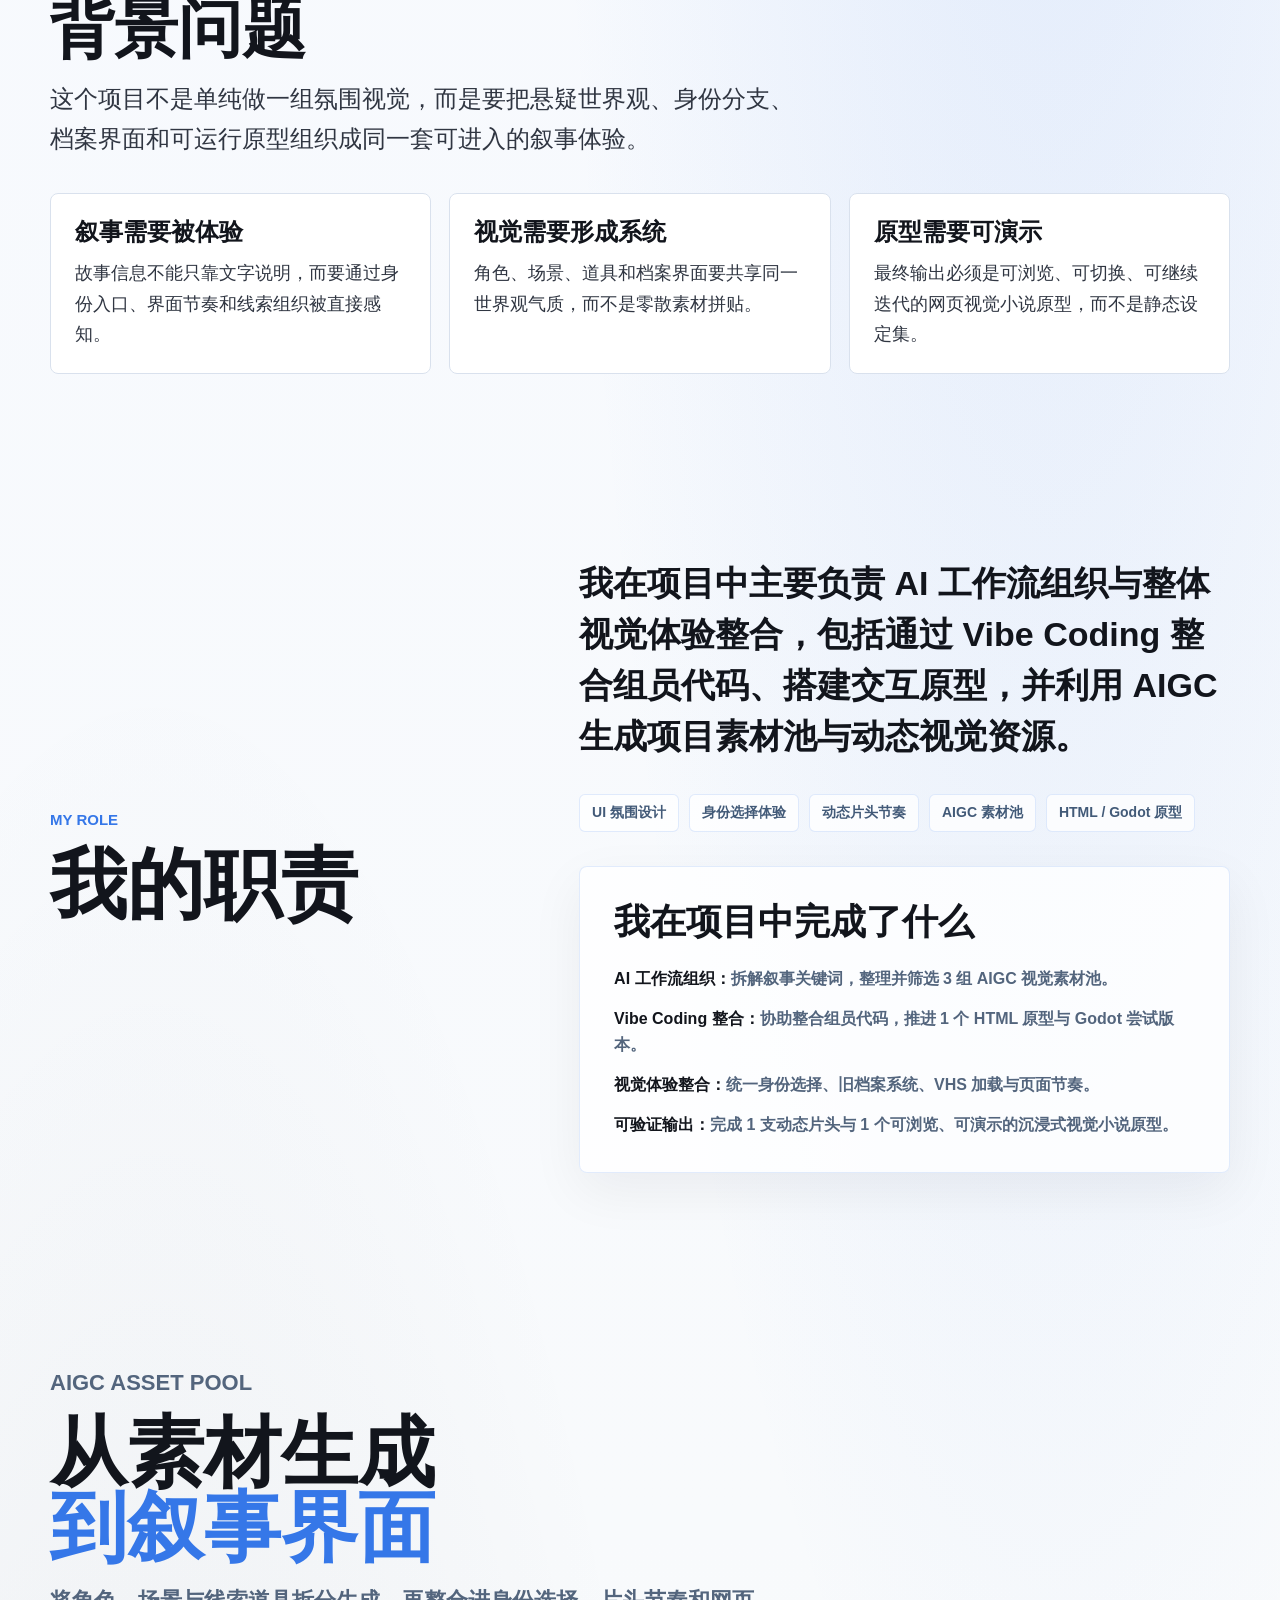
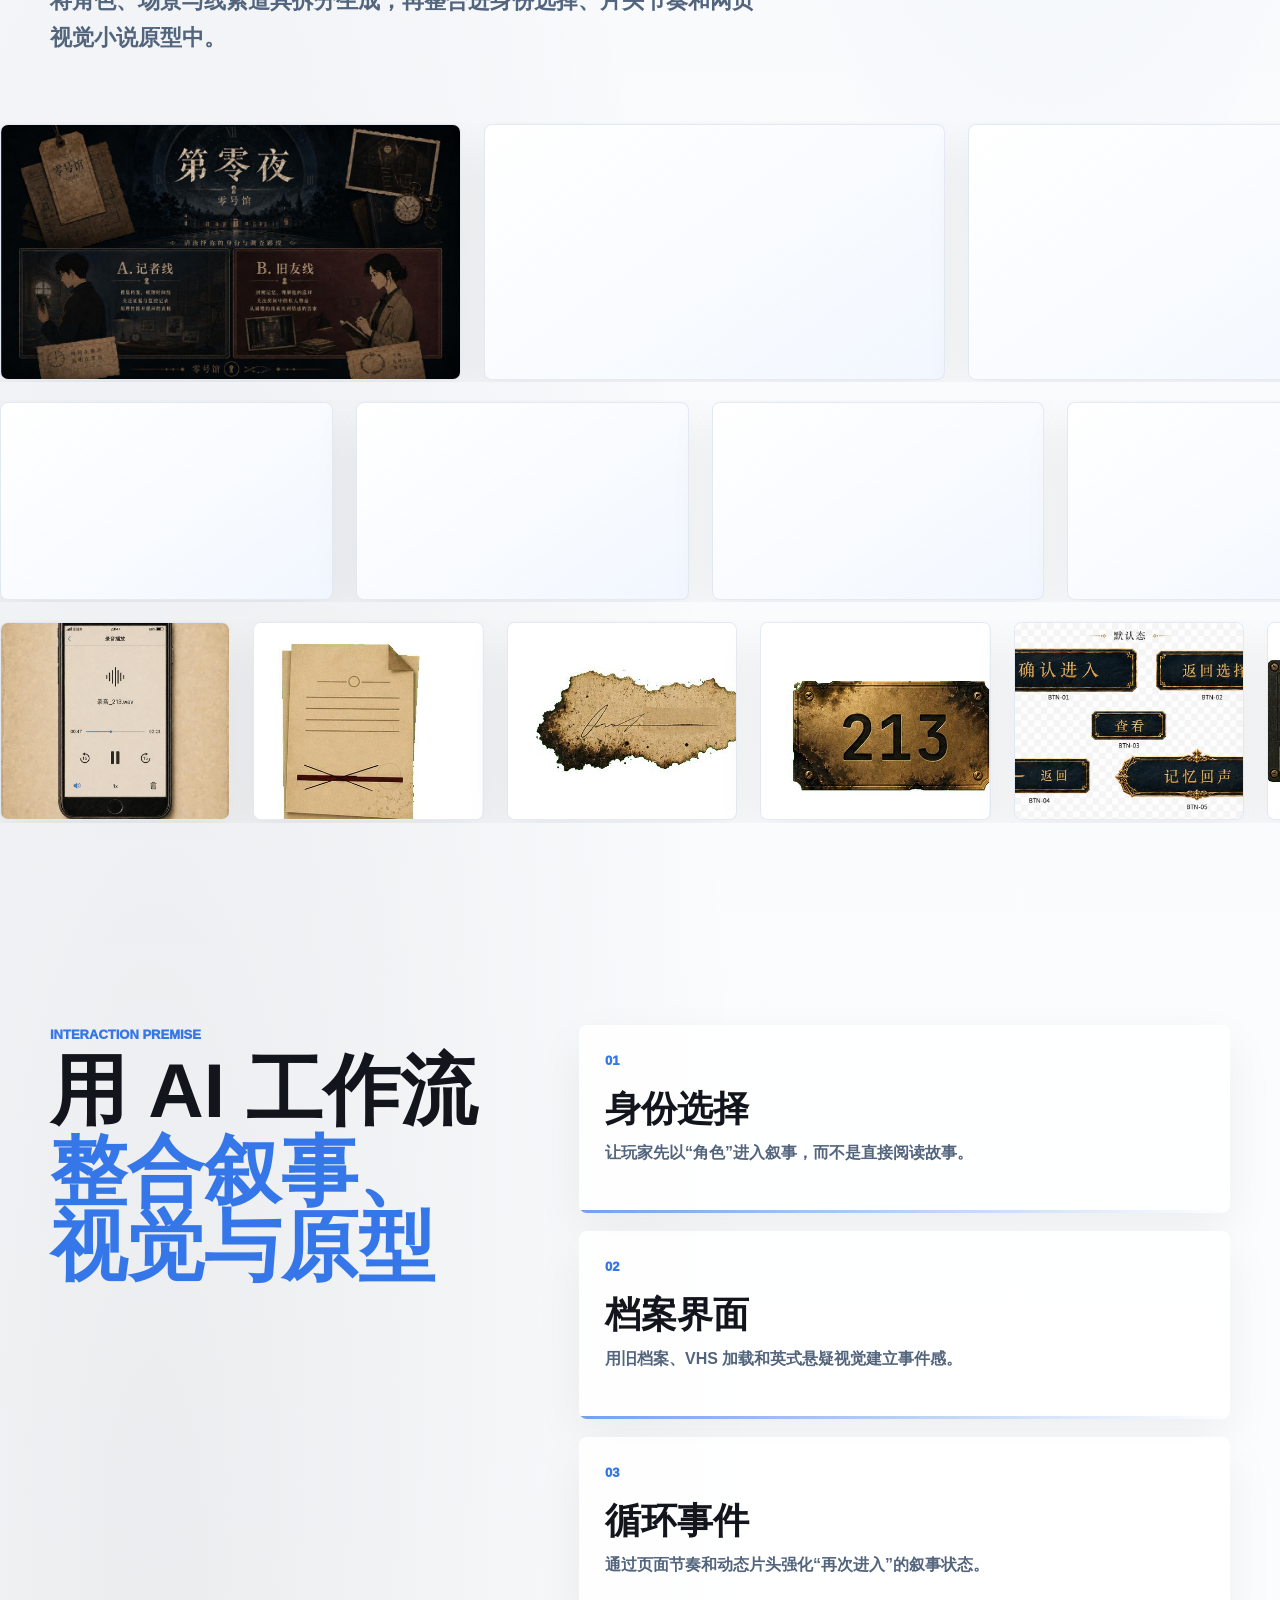
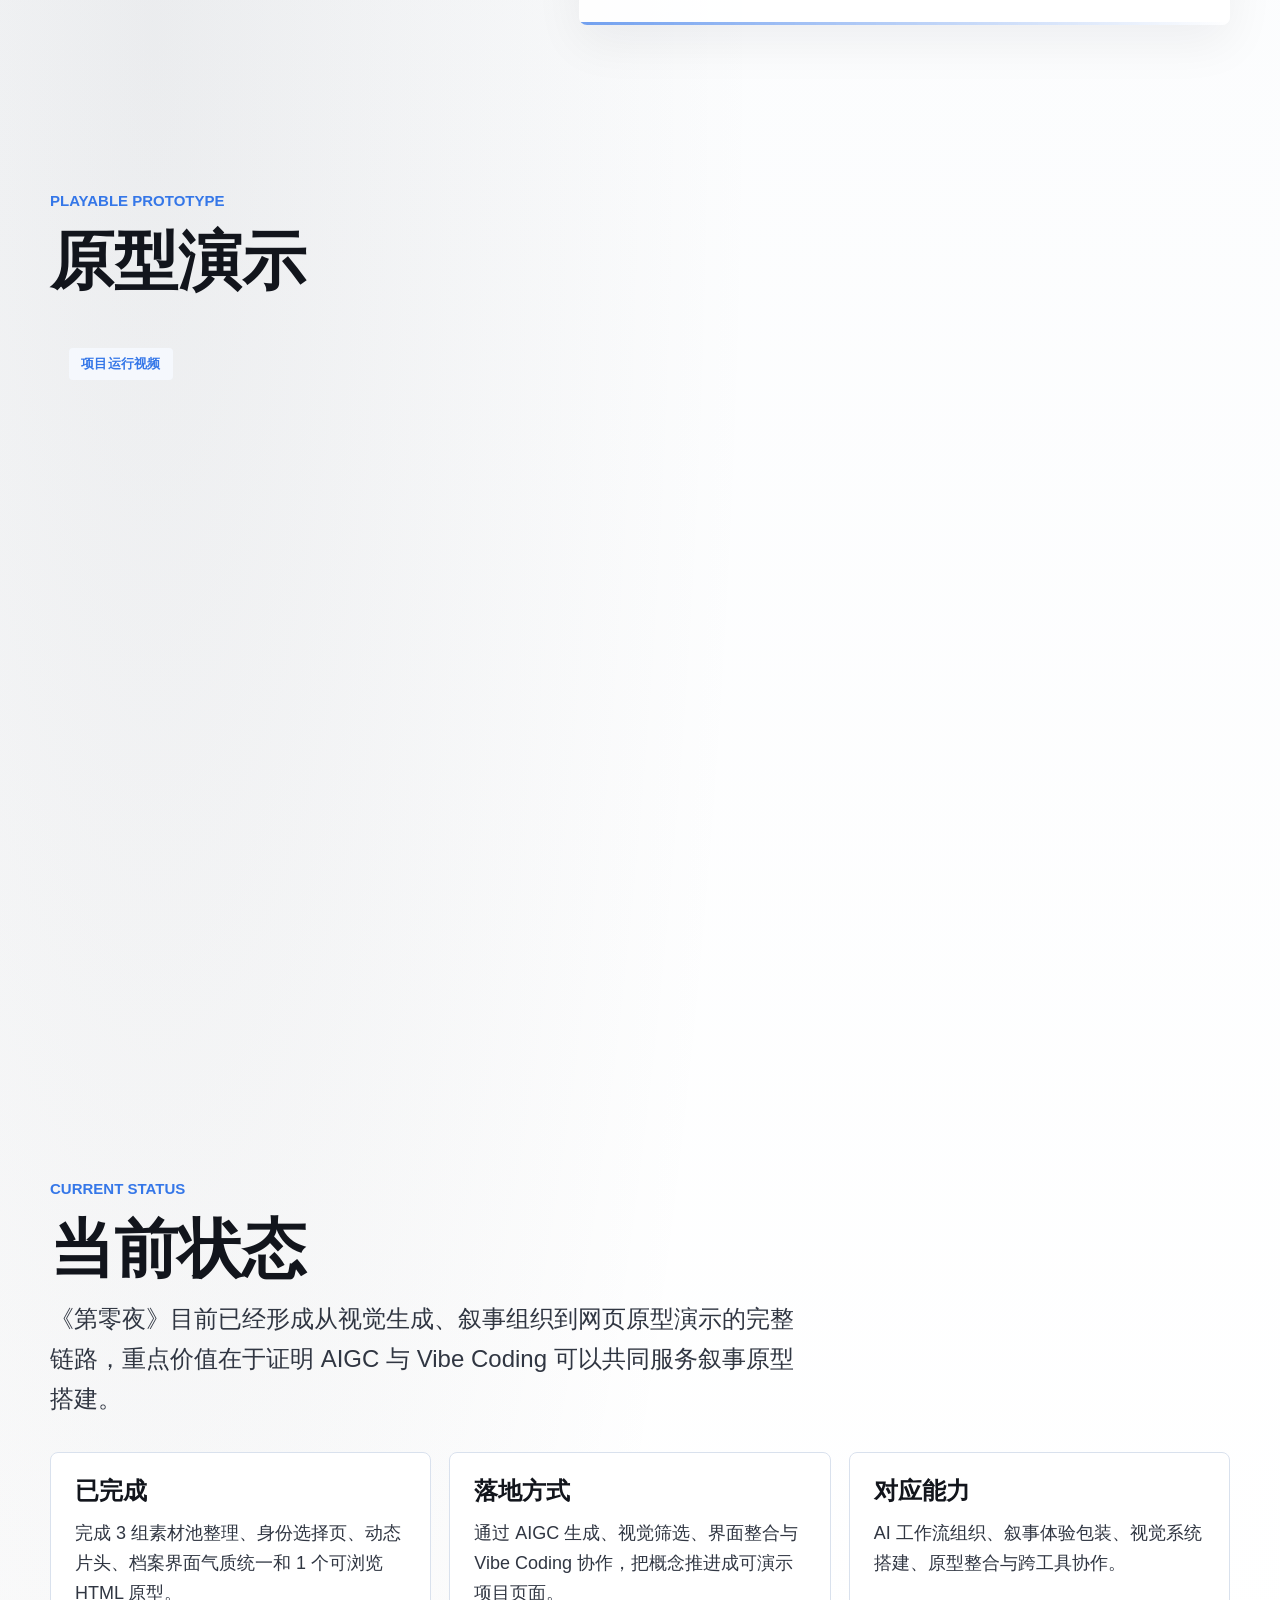
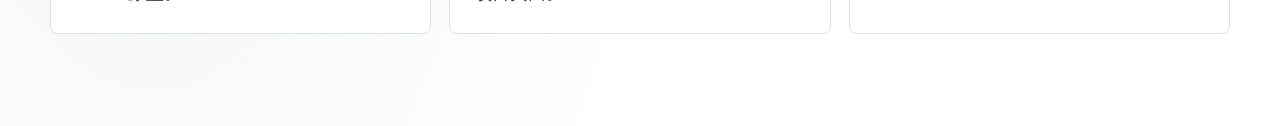
<file: project-02.html>
﻿<!doctype html>
<html lang="zh-CN">
  <head>
    <meta charset="UTF-8" />
    <meta name="viewport" content="width=device-width, initial-scale=1.0" />
    <title>智能视觉叙事体验设计《第零夜》</title>
    <link rel="stylesheet" href="./styles.css" />
  </head>
  <body class="detail-page case-study-page zero-night-page">
    <canvas class="ambient-canvas" aria-hidden="true"></canvas>
    <aside class="reading-progress" aria-label="页面阅读进度">
      <span>Read</span>
      <div class="reading-progress-track"><i></i></div>
      <strong>0%</strong>
    </aside>
    <main>
      <section class="detail-hero case-hero zero-hero detail-reveal is-visible">
        <div class="case-hero-copy">
          <a class="back-link" href="./index.html#projects">返回作品列表</a>
          <p class="eyebrow">02 / Interactive Narrative</p>
          <h1 class="zero-title">
            <span>第零夜</span>
            <em>THE ZERO NIGHT</em>
          </h1>
          <p class="lead">
            基于 AI 工作流和 Vibe Coding 的沉浸式视觉叙事游戏项目，以循环悬疑、动态档案美学和身份选择交互，构建可进入、可体验、可继续迭代的网页视觉小说原型。
          </p>
          <div class="case-hero-tags" aria-label="项目关键词">
            <span>AI 工作流</span>
            <span>Vibe Coding</span>
            <span>视觉小说</span>
            <span>动态档案</span>
          </div>
        </div>
        <figure class="detail-cover case-hero-media asset-frame zero-hero-media">
          <img loading="lazy" decoding="async" src="./assets/project-02-cover.jpg" alt="《第零夜》视觉叙事原型封面" />
        </figure>
      </section>

      <section class="case-section zero-overview detail-reveal" aria-labelledby="zero-overview-title">
        <div class="zero-overview-copy">
          <p class="eyebrow">Project Positioning</p>
          <h2 id="zero-overview-title">
            选择身份
            <span>进入循环<br />追踪真相</span>
          </h2>
        </div>
        <div class="zero-overview-text">
          <p>
            《第零夜》是一个以“循环悬疑”为核心概念的 AI 辅助智能视觉叙事实验。项目尝试通过交互叙事、动态视觉与沉浸式 UI，构建具有情绪氛围与世界观感的体验原型。
          </p>
          <dl class="zero-facts" aria-label="项目概览">
            <div>
              <dt>类型</dt>
              <dd>网页视觉小说 / 沉浸式交互原型</dd>
            </div>
            <div>
              <dt>职责</dt>
              <dd>AI 工作流组织 / Vibe Coding 整合 / 视觉体验包装</dd>
            </div>
            <div>
              <dt>输出</dt>
              <dd>1 个可浏览 HTML 原型 / 1 支动态片头 / 3 组 AIGC 素材池</dd>
            </div>
          </dl>
        </div>
      </section>

      <section class="case-section zero-problem detail-reveal" aria-labelledby="zero-problem-title">
        <div class="case-section-heading">
          <p class="eyebrow">Background Problem</p>
          <h2 id="zero-problem-title">背景问题</h2>
          <p>这个项目不是单纯做一组氛围视觉，而是要把悬疑世界观、身份分支、档案界面和可运行原型组织成同一套可进入的叙事体验。</p>
        </div>
        <div class="detail-grid">
          <article>
            <h3>叙事需要被体验</h3>
            <p>故事信息不能只靠文字说明，而要通过身份入口、界面节奏和线索组织被直接感知。</p>
          </article>
          <article>
            <h3>视觉需要形成系统</h3>
            <p>角色、场景、道具和档案界面要共享同一世界观气质，而不是零散素材拼贴。</p>
          </article>
          <article>
            <h3>原型需要可演示</h3>
            <p>最终输出必须是可浏览、可切换、可继续迭代的网页视觉小说原型，而不是静态设定集。</p>
          </article>
        </div>
      </section>

      <section class="case-section zero-role detail-reveal" aria-labelledby="zero-role-title">
        <div class="zero-role-head">
          <p class="eyebrow">My Role</p>
          <h2 id="zero-role-title">我的职责</h2>
        </div>
        <div class="zero-role-body">
          <p>
            我在项目中主要负责 AI 工作流组织与整体视觉体验整合，包括通过 Vibe Coding 整合组员代码、搭建交互原型，并利用 AIGC 生成项目素材池与动态视觉资源。
          </p>
          <div class="zero-role-list">
            <span>UI 氛围设计</span>
            <span>身份选择体验</span>
            <span>动态片头节奏</span>
            <span>AIGC 素材池</span>
            <span>HTML / Godot 原型</span>
          </div>
          <div class="zero-contribution-summary" aria-label="我在项目中完成了什么">
            <h3>我在项目中完成了什么</h3>
            <ul>
              <li><strong>AI 工作流组织：</strong>拆解叙事关键词，整理并筛选 3 组 AIGC 视觉素材池。</li>
              <li><strong>Vibe Coding 整合：</strong>协助整合组员代码，推进 1 个 HTML 原型与 Godot 尝试版本。</li>
              <li><strong>视觉体验整合：</strong>统一身份选择、旧档案系统、VHS 加载与页面节奏。</li>
              <li><strong>可验证输出：</strong>完成 1 支动态片头与 1 个可浏览、可演示的沉浸式视觉小说原型。</li>
            </ul>
          </div>
        </div>
      </section>

      <section class="case-section zero-assets detail-reveal" aria-labelledby="zero-assets-title">
        <div class="zero-assets-heading">
          <p class="eyebrow">AIGC Asset Pool</p>
          <h2 id="zero-assets-title">
            从素材生成
            <span>到叙事界面</span>
          </h2>
          <p>
            将角色、场景与线索道具拆分生成，再整合进身份选择、片头节奏和网页视觉小说原型中。
          </p>
        </div>
        <div class="zero-marquee-showcase" data-zero-marquee aria-label="《第零夜》AIGC 视觉素材池">
          <div class="zero-marquee-row is-right" data-speed="34">
            <div class="zero-marquee-track">
              <div class="zero-marquee-set">
                <figure>
                  <img loading="lazy" decoding="async" src="./assets/zero-marquee-r1-01.jpg" alt="身份选择界面" />
                </figure>
                <figure>
                  <img loading="lazy" decoding="async" src="./assets/zero-marquee-r1-02.jpg" alt="记者线身份介绍界面" />
                </figure>
                <figure>
                  <img loading="lazy" decoding="async" src="./assets/zero-marquee-r1-03.jpg" alt="旧友线线索界面" />
                </figure>
              </div>
            </div>
          </div>

          <div class="zero-marquee-row is-left" data-speed="48">
            <div class="zero-marquee-track">
              <div class="zero-marquee-set">
                <figure><img loading="lazy" decoding="async" src="./assets/zero-marquee-r2-01.jpg" alt="场景素材 01" /></figure>
                <figure><img loading="lazy" decoding="async" src="./assets/zero-marquee-r2-02.jpg" alt="场景素材 02" /></figure>
                <figure><img loading="lazy" decoding="async" src="./assets/zero-marquee-r2-03.jpg" alt="场景素材 03" /></figure>
                <figure><img loading="lazy" decoding="async" src="./assets/zero-marquee-r2-04.jpg" alt="场景素材 04" /></figure>
                <figure><img loading="lazy" decoding="async" src="./assets/zero-marquee-r2-05.jpg" alt="场景素材 05" /></figure>
                <figure><img loading="lazy" decoding="async" src="./assets/zero-marquee-r2-06.jpg" alt="场景素材 06" /></figure>
                <figure><img loading="lazy" decoding="async" src="./assets/zero-marquee-r2-07.jpg" alt="场景素材 07" /></figure>
                <figure><img loading="lazy" decoding="async" src="./assets/zero-marquee-r2-08.jpg" alt="场景素材 08" /></figure>
                <figure><img loading="lazy" decoding="async" src="./assets/zero-marquee-r2-09.jpg" alt="场景素材 09" /></figure>
                <figure><img loading="lazy" decoding="async" src="./assets/zero-marquee-r2-10.jpg" alt="场景素材 10" /></figure>
                <figure><img loading="lazy" decoding="async" src="./assets/zero-marquee-r2-11.jpg" alt="场景素材 11" /></figure>
                <figure><img loading="lazy" decoding="async" src="./assets/zero-marquee-r2-12.jpg" alt="场景素材 12" /></figure>
                <figure><img loading="lazy" decoding="async" src="./assets/zero-marquee-r2-13.jpg" alt="场景素材 13" /></figure>
              </div>
            </div>
          </div>

          <div class="zero-marquee-row is-right" data-speed="54">
            <div class="zero-marquee-track">
              <div class="zero-marquee-set">
                <figure><img loading="lazy" decoding="async" src="./assets/zero-marquee-r3-01.jpg" alt="线索素材 01" /></figure>
                <figure><img loading="lazy" decoding="async" src="./assets/zero-marquee-r3-02.jpg" alt="线索素材 02" /></figure>
                <figure><img loading="lazy" decoding="async" src="./assets/zero-marquee-r3-03.jpg" alt="线索素材 03" /></figure>
                <figure><img loading="lazy" decoding="async" src="./assets/zero-marquee-r3-04.jpg" alt="线索素材 04" /></figure>
                <figure><img loading="lazy" decoding="async" src="./assets/zero-marquee-r3-05.jpg" alt="线索素材 05" /></figure>
                <figure><img loading="lazy" decoding="async" src="./assets/zero-marquee-r3-06.jpg" alt="线索素材 06" /></figure>
                <figure><img loading="lazy" decoding="async" src="./assets/zero-marquee-r3-07.jpg" alt="线索素材 07" /></figure>
                <figure><img loading="lazy" decoding="async" src="./assets/zero-marquee-r3-08.jpg" alt="线索素材 08" /></figure>
                <figure><img loading="lazy" decoding="async" src="./assets/zero-marquee-r3-09.jpg" alt="线索素材 09" /></figure>
                <figure><img loading="lazy" decoding="async" src="./assets/zero-marquee-r3-10.jpg" alt="线索素材 10" /></figure>
                <figure><img loading="lazy" decoding="async" src="./assets/zero-marquee-r3-11.jpg" alt="线索素材 11" /></figure>
                <figure><img loading="lazy" decoding="async" src="./assets/zero-marquee-r3-12.jpg" alt="线索素材 12" /></figure>
                <figure><img loading="lazy" decoding="async" src="./assets/zero-marquee-r3-13.jpg" alt="线索素材 13" /></figure>
                <figure><img loading="lazy" decoding="async" src="./assets/zero-marquee-r3-14.jpg" alt="线索素材 14" /></figure>
                <figure><img loading="lazy" decoding="async" src="./assets/zero-marquee-r3-15.jpg" alt="线索素材 15" /></figure>
                <figure><img loading="lazy" decoding="async" src="./assets/zero-marquee-r3-16.jpg" alt="线索素材 16" /></figure>
                <figure><img loading="lazy" decoding="async" src="./assets/zero-marquee-r3-17.jpg" alt="线索素材 17" /></figure>
              </div>
            </div>
          </div>
        </div>
      </section>

      <section class="case-section zero-premise detail-reveal" aria-labelledby="zero-premise-title">
        <div class="zero-premise-title">
          <span>Interaction Premise</span>
          <h2 id="zero-premise-title">
            用 AI 工作流
            <em>整合叙事、视觉与原型</em>
          </h2>
        </div>
        <div class="zero-premise-grid">
          <article>
            <span>01</span>
            <h3>身份选择</h3>
            <p>让玩家先以“角色”进入叙事，而不是直接阅读故事。</p>
          </article>
          <article>
            <span>02</span>
            <h3>档案界面</h3>
            <p>用旧档案、VHS 加载和英式悬疑视觉建立事件感。</p>
          </article>
          <article>
            <span>03</span>
            <h3>循环事件</h3>
            <p>通过页面节奏和动态片头强化“再次进入”的叙事状态。</p>
          </article>
        </div>
      </section>

      <section class="case-section zero-video-section detail-reveal" aria-labelledby="zero-video-title">
        <div class="case-section-heading">
          <p class="eyebrow">Playable Prototype</p>
          <h2 id="zero-video-title">原型演示</h2>
        </div>
        <div class="video-shell case-video-shell zero-video-shell" aria-label="《第零夜》项目运行视频">
          <span class="video-corner-title">项目运行视频</span>
          <video preload="metadata" class="project-video" controls playsinline poster="./assets/project-02-cover.jpg">
            <source src="./assets/project-02-demo-web.mp4" type="video/mp4" />
          </video>
        </div>
      </section>

      <section class="case-section zero-status detail-reveal" aria-labelledby="zero-status-title">
        <div class="case-section-heading">
          <p class="eyebrow">Current Status</p>
          <h2 id="zero-status-title">当前状态</h2>
          <p>《第零夜》目前已经形成从视觉生成、叙事组织到网页原型演示的完整链路，重点价值在于证明 AIGC 与 Vibe Coding 可以共同服务叙事原型搭建。</p>
        </div>
        <div class="detail-grid">
          <article>
            <h3>已完成</h3>
            <p>完成 3 组素材池整理、身份选择页、动态片头、档案界面气质统一和 1 个可浏览 HTML 原型。</p>
          </article>
          <article>
            <h3>落地方式</h3>
            <p>通过 AIGC 生成、视觉筛选、界面整合与 Vibe Coding 协作，把概念推进成可演示项目页面。</p>
          </article>
          <article>
            <h3>对应能力</h3>
            <p>AI 工作流组织、叙事体验包装、视觉系统搭建、原型整合与跨工具协作。</p>
          </article>
        </div>
      </section>
    </main>
    <script src="./script.js"></script>
  </body>
</html>
</file>
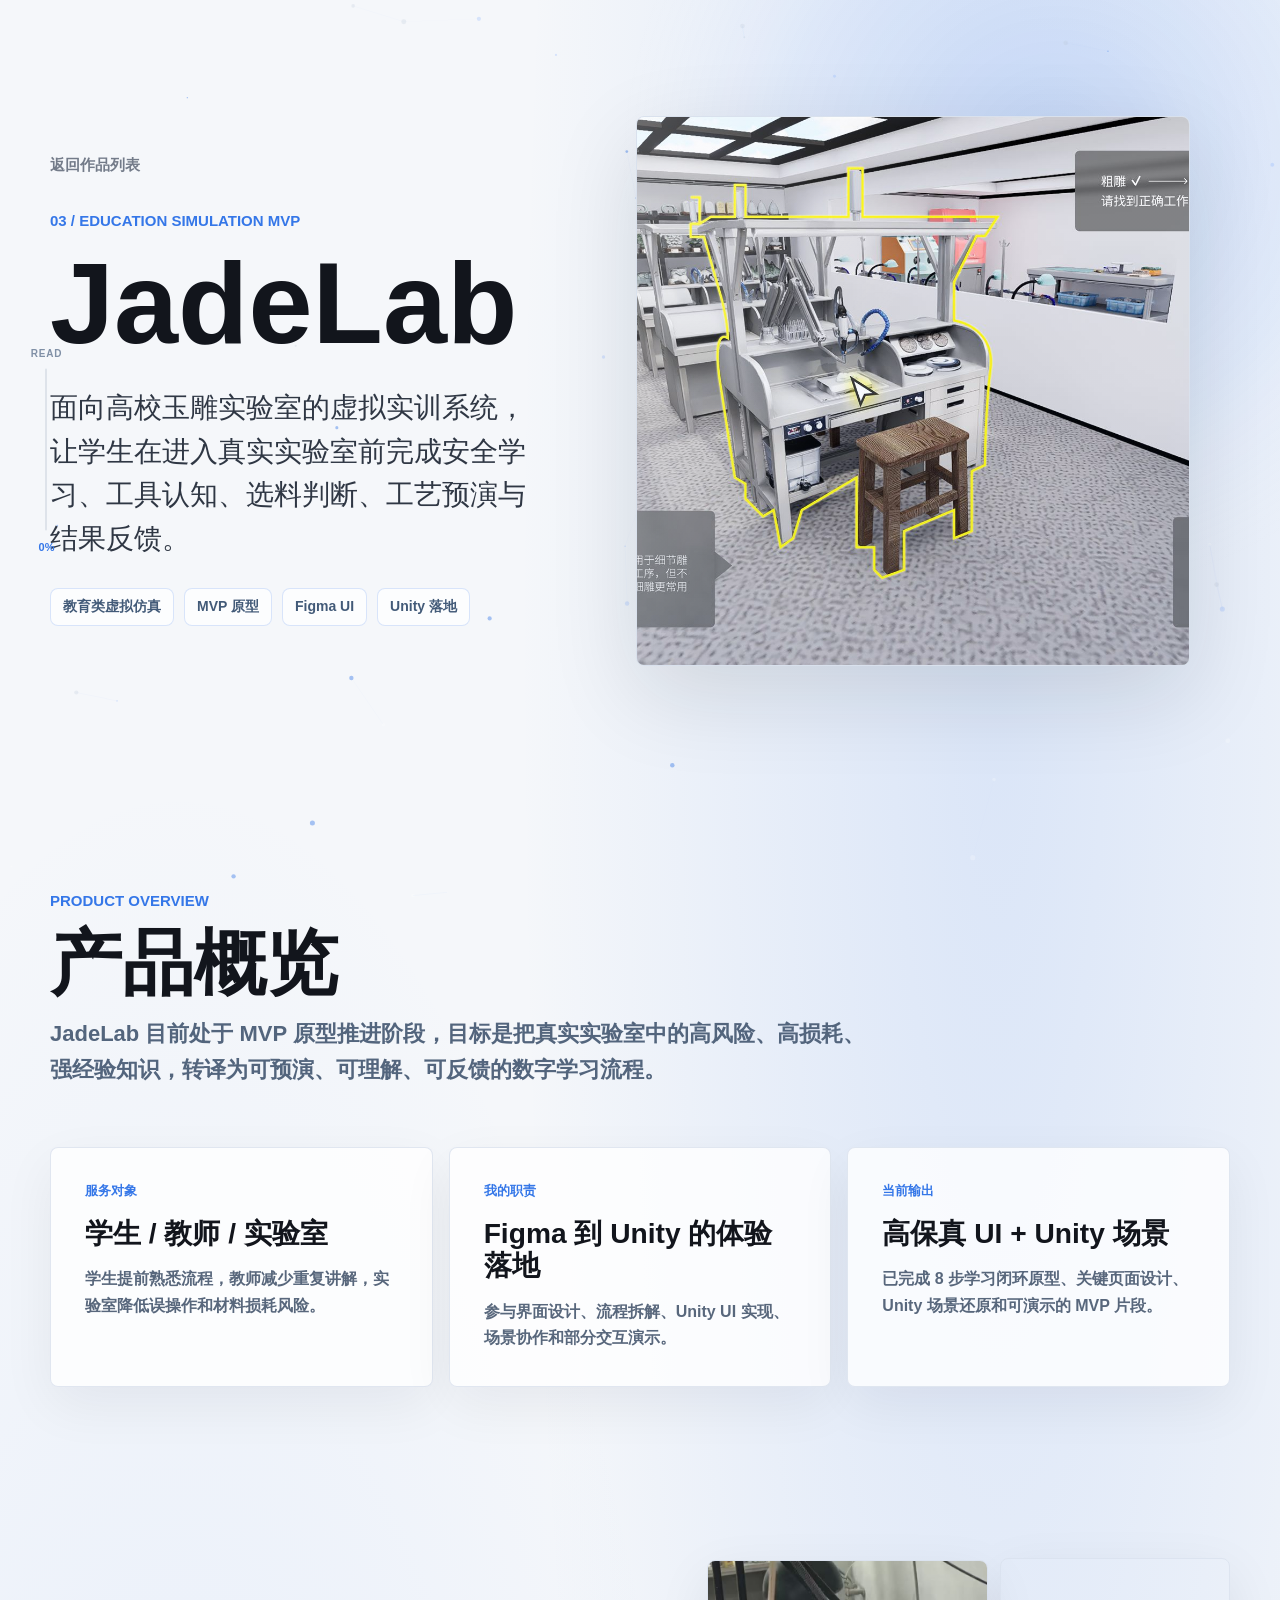
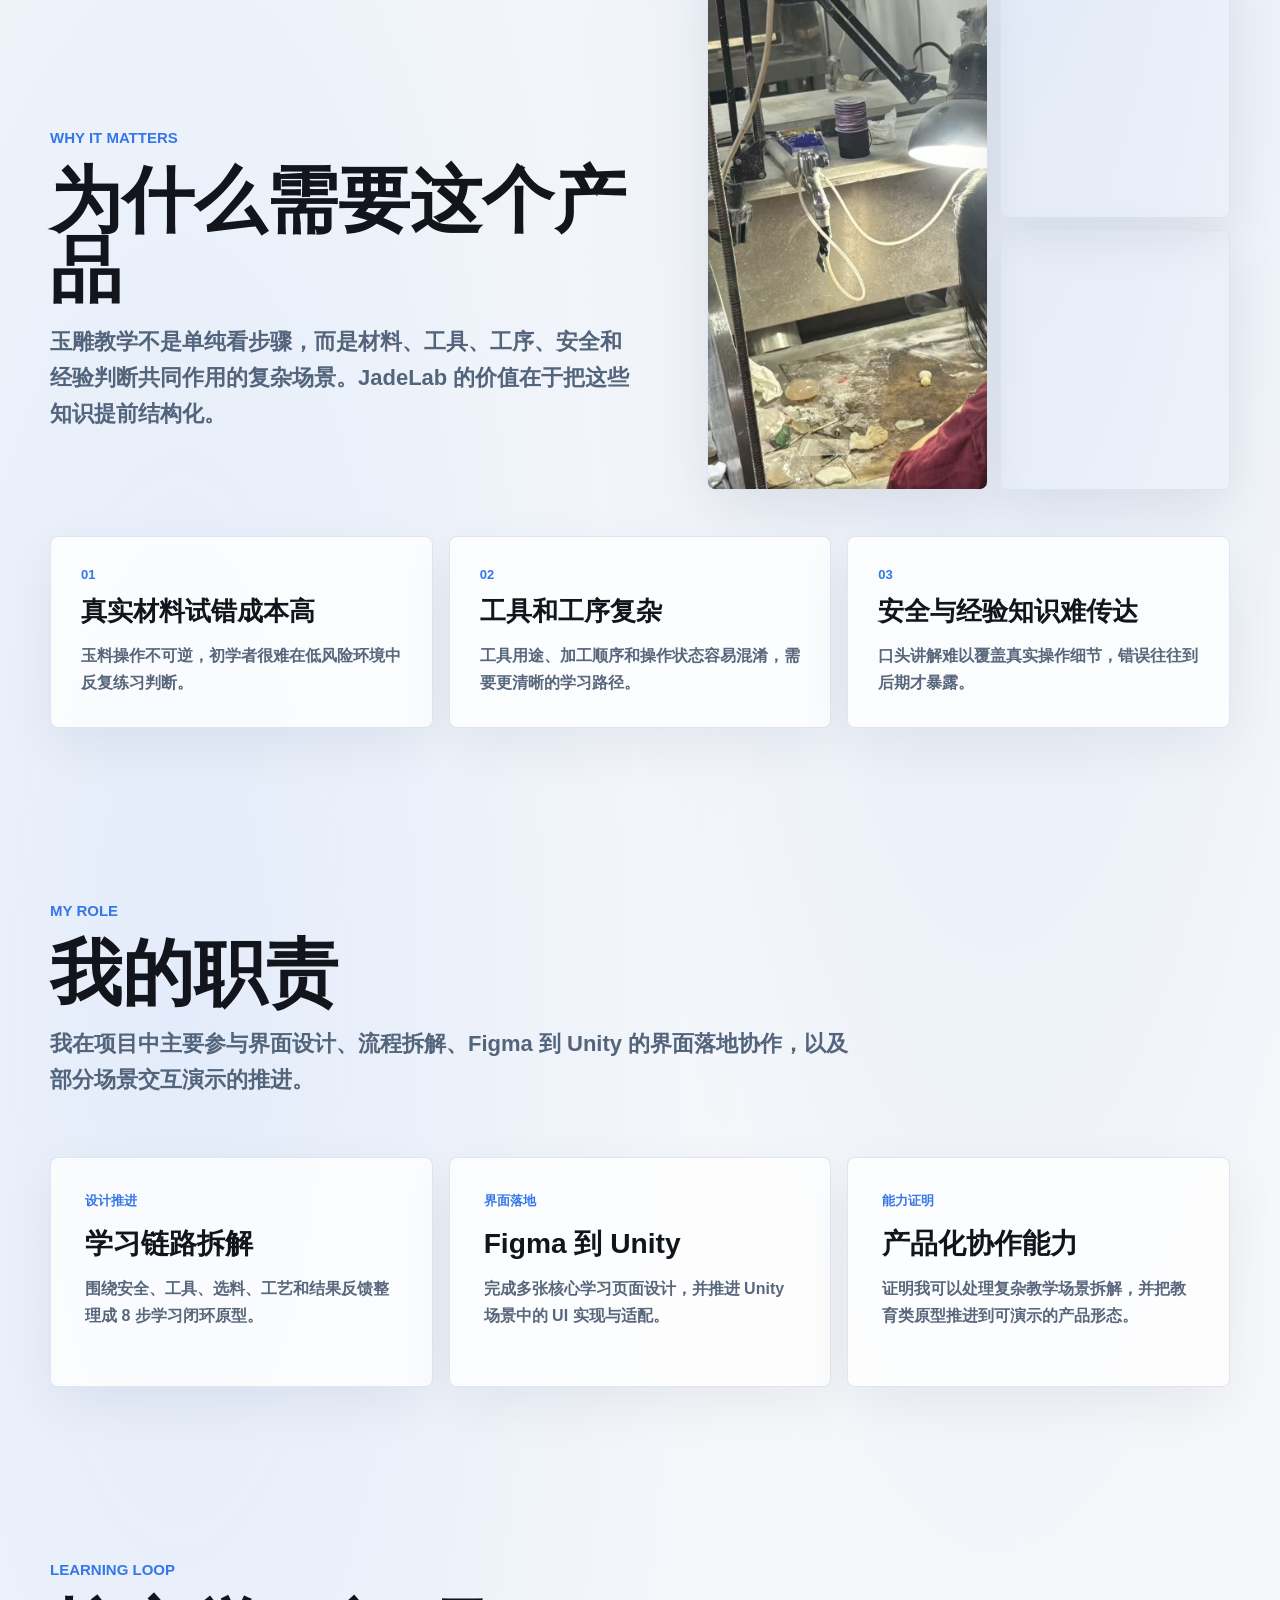
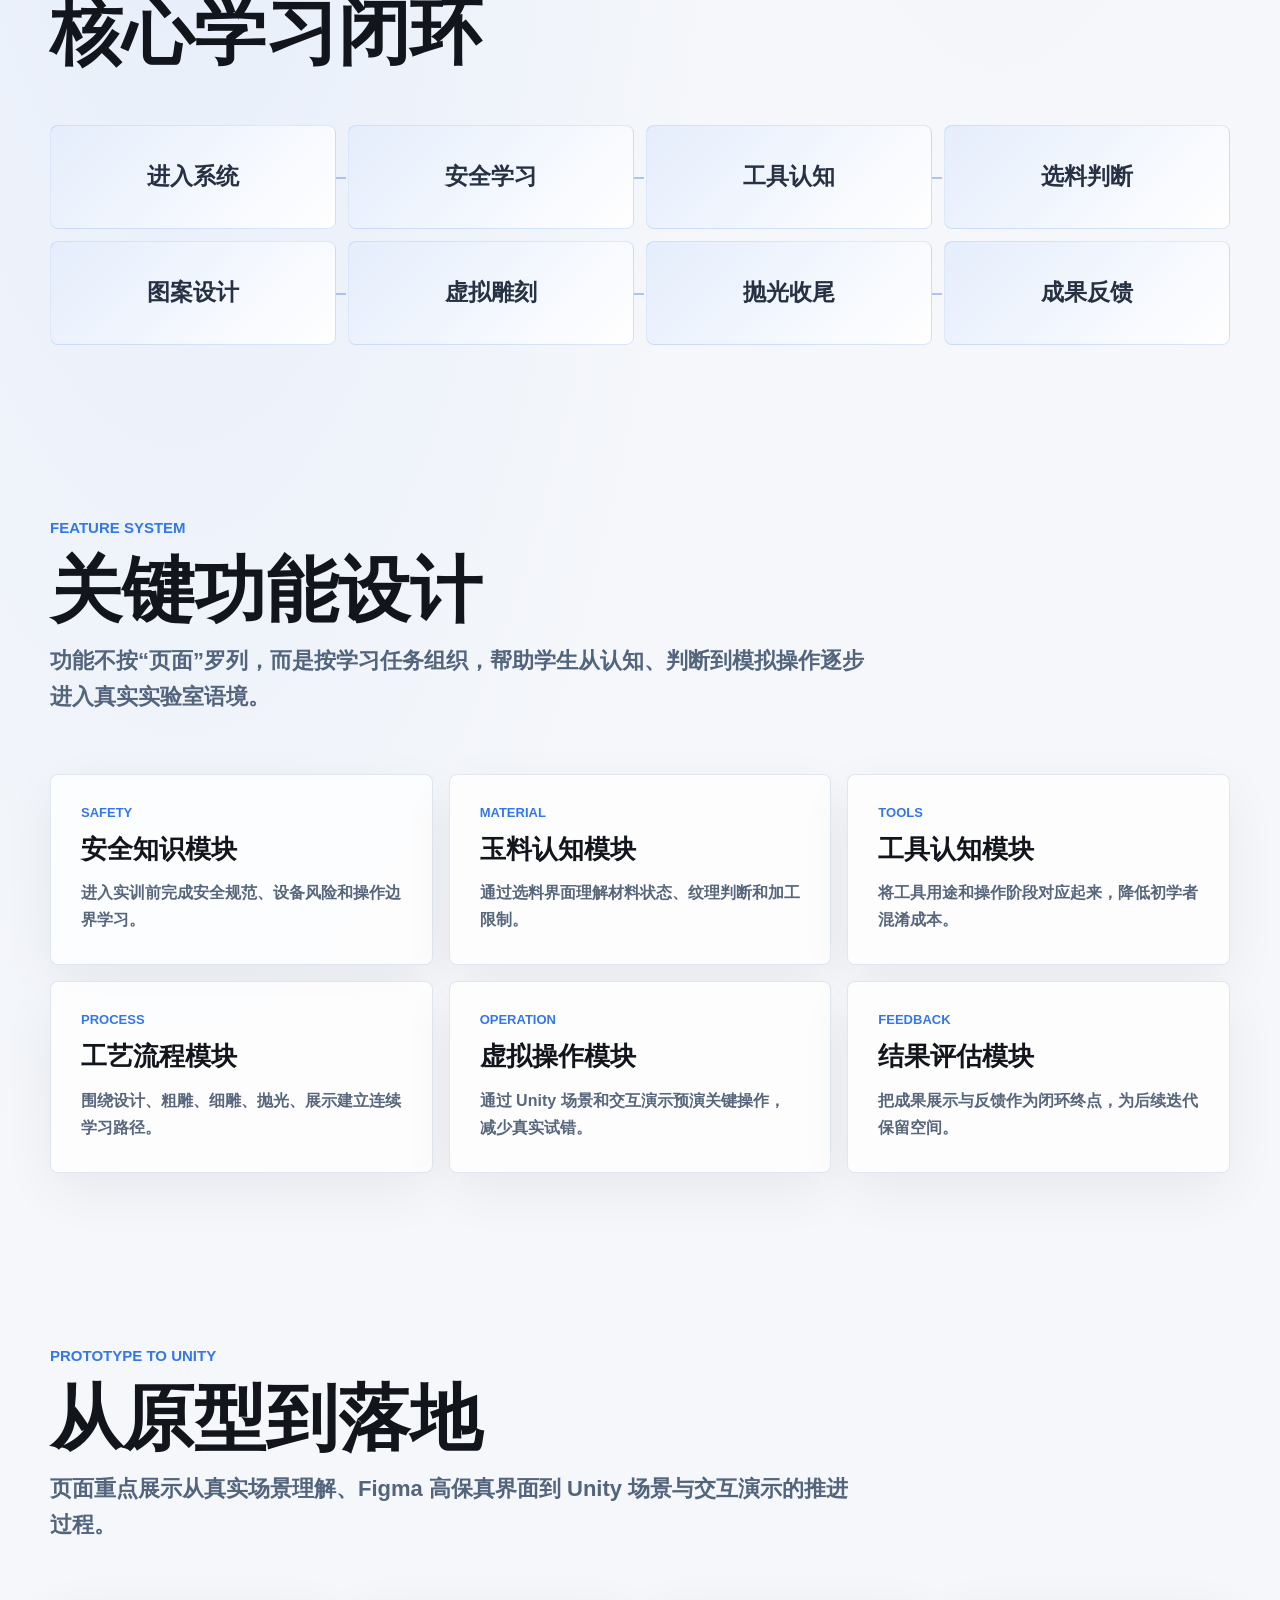
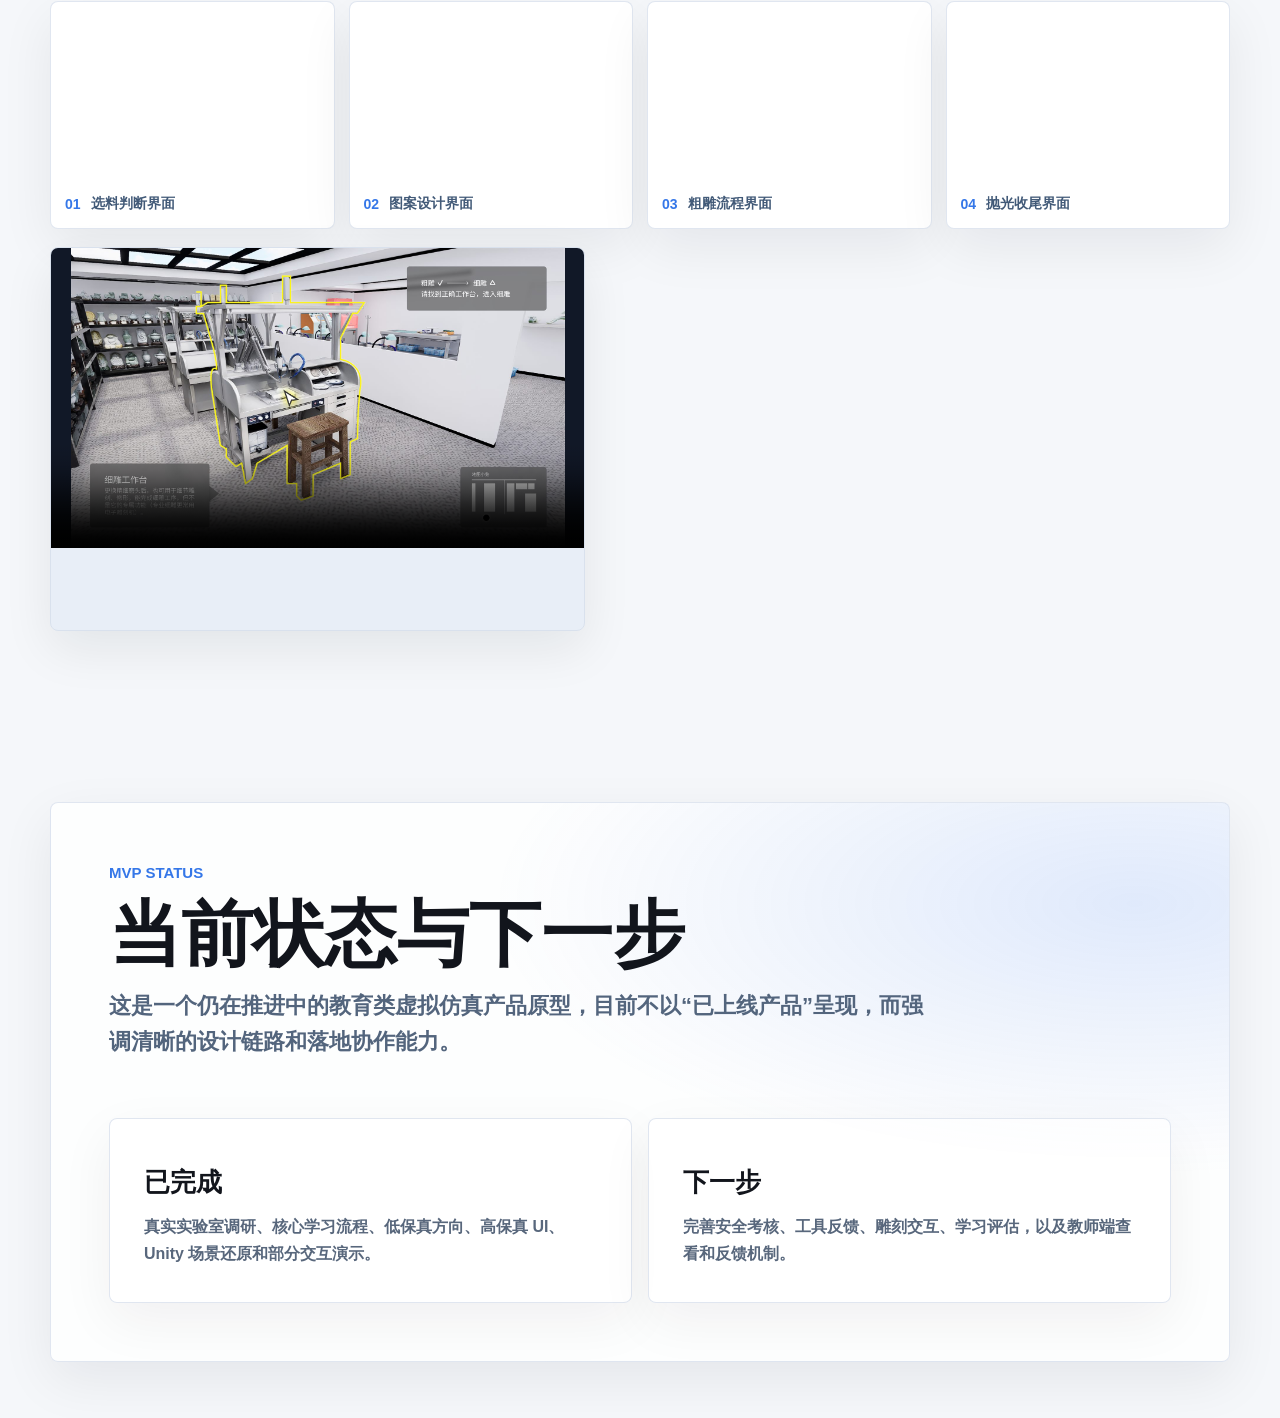
<file: project-03.html>
<!doctype html>
<html lang="zh-CN">
  <head>
    <meta charset="UTF-8" />
    <meta name="viewport" content="width=device-width, initial-scale=1.0" />
    <title>JadeLab 玉雕实验室虚拟实训系统</title>
    <link rel="stylesheet" href="./styles.css" />
  </head>
  <body class="detail-page jadelab-page">
    <canvas class="ambient-canvas" aria-hidden="true"></canvas>
    <aside class="reading-progress" aria-label="页面阅读进度">
      <span>Read</span>
      <div class="reading-progress-track"><i></i></div>
      <strong>0%</strong>
    </aside>
    <main>
      <section class="detail-hero jadelab-hero detail-reveal is-visible">
        <div class="jadelab-hero-copy">
          <a class="back-link" href="./index.html#projects">返回作品列表</a>
          <p class="eyebrow">03 / Education Simulation MVP</p>
          <h1>JadeLab</h1>
          <p class="lead">
            面向高校玉雕实验室的虚拟实训系统，让学生在进入真实实验室前完成安全学习、工具认知、选料判断、工艺预演与结果反馈。
          </p>
          <div class="jadelab-tags" aria-label="项目关键词">
            <span>教育类虚拟仿真</span>
            <span>MVP 原型</span>
            <span>Figma UI</span>
            <span>Unity 落地</span>
          </div>
        </div>
        <figure class="detail-cover asset-frame jadelab-hero-media">
          <img loading="eager" decoding="async" src="./assets/jadelab-scene-workshop.jpg" alt="JadeLab Unity 玉雕实验室场景" />
        </figure>
      </section>

      <section class="detail-section jadelab-section detail-reveal" aria-labelledby="jadelab-overview">
        <div class="jadelab-section-head">
          <p class="eyebrow">Product Overview</p>
          <h2 id="jadelab-overview">产品概览</h2>
          <p>JadeLab 目前处于 MVP 原型推进阶段，目标是把真实实验室中的高风险、高损耗、强经验知识，转译为可预演、可理解、可反馈的数字学习流程。</p>
        </div>
        <div class="jadelab-overview-grid">
          <article>
            <span>服务对象</span>
            <strong>学生 / 教师 / 实验室</strong>
            <p>学生提前熟悉流程，教师减少重复讲解，实验室降低误操作和材料损耗风险。</p>
          </article>
          <article>
            <span>我的职责</span>
            <strong>Figma 到 Unity 的体验落地</strong>
            <p>参与界面设计、流程拆解、Unity UI 实现、场景协作和部分交互演示。</p>
          </article>
          <article>
            <span>当前输出</span>
            <strong>高保真 UI + Unity 场景</strong>
            <p>已完成 8 步学习闭环原型、关键页面设计、Unity 场景还原和可演示的 MVP 片段。</p>
          </article>
        </div>
      </section>

      <section class="detail-section jadelab-section detail-reveal" aria-labelledby="jadelab-why">
        <div class="jadelab-split">
          <div class="jadelab-section-head">
            <p class="eyebrow">Why It Matters</p>
            <h2 id="jadelab-why">为什么需要这个产品</h2>
            <p>玉雕教学不是单纯看步骤，而是材料、工具、工序、安全和经验判断共同作用的复杂场景。JadeLab 的价值在于把这些知识提前结构化。</p>
          </div>
          <div class="jadelab-research-strip" aria-label="真实实验室调研素材">
            <img loading="lazy" decoding="async" src="./assets/jadelab-research-01.jpg" alt="玉雕实验室调研照片 01" />
            <img loading="lazy" decoding="async" src="./assets/jadelab-research-02.jpg" alt="玉雕实验室调研照片 02" />
            <img loading="lazy" decoding="async" src="./assets/jadelab-research-03.jpg" alt="玉雕实验室调研照片 03" />
          </div>
        </div>
        <div class="jadelab-problem-grid">
          <article>
            <span>01</span>
            <h3>真实材料试错成本高</h3>
            <p>玉料操作不可逆，初学者很难在低风险环境中反复练习判断。</p>
          </article>
          <article>
            <span>02</span>
            <h3>工具和工序复杂</h3>
            <p>工具用途、加工顺序和操作状态容易混淆，需要更清晰的学习路径。</p>
          </article>
          <article>
            <span>03</span>
            <h3>安全与经验知识难传达</h3>
            <p>口头讲解难以覆盖真实操作细节，错误往往到后期才暴露。</p>
          </article>
        </div>
      </section>

      <section class="detail-section jadelab-section detail-reveal" aria-labelledby="jadelab-role">
        <div class="jadelab-section-head">
          <p class="eyebrow">My Role</p>
          <h2 id="jadelab-role">我的职责</h2>
          <p>我在项目中主要参与界面设计、流程拆解、Figma 到 Unity 的界面落地协作，以及部分场景交互演示的推进。</p>
        </div>
        <div class="jadelab-overview-grid">
          <article>
            <span>设计推进</span>
            <strong>学习链路拆解</strong>
            <p>围绕安全、工具、选料、工艺和结果反馈整理成 8 步学习闭环原型。</p>
          </article>
          <article>
            <span>界面落地</span>
            <strong>Figma 到 Unity</strong>
            <p>完成多张核心学习页面设计，并推进 Unity 场景中的 UI 实现与适配。</p>
          </article>
          <article>
            <span>能力证明</span>
            <strong>产品化协作能力</strong>
            <p>证明我可以处理复杂教学场景拆解，并把教育类原型推进到可演示的产品形态。</p>
          </article>
        </div>
      </section>

      <section class="detail-section jadelab-section detail-reveal" aria-labelledby="jadelab-loop">
        <div class="jadelab-section-head">
          <p class="eyebrow">Learning Loop</p>
          <h2 id="jadelab-loop">核心学习闭环</h2>
        </div>
        <div class="jadelab-flow" aria-label="JadeLab 核心学习闭环">
          <span>进入系统</span>
          <span>安全学习</span>
          <span>工具认知</span>
          <span>选料判断</span>
          <span>图案设计</span>
          <span>虚拟雕刻</span>
          <span>抛光收尾</span>
          <span>成果反馈</span>
        </div>
      </section>

      <section class="detail-section jadelab-section detail-reveal" aria-labelledby="jadelab-features">
        <div class="jadelab-section-head">
          <p class="eyebrow">Feature System</p>
          <h2 id="jadelab-features">关键功能设计</h2>
          <p>功能不按“页面”罗列，而是按学习任务组织，帮助学生从认知、判断到模拟操作逐步进入真实实验室语境。</p>
        </div>
        <div class="jadelab-feature-grid">
          <article><span>Safety</span><h3>安全知识模块</h3><p>进入实训前完成安全规范、设备风险和操作边界学习。</p></article>
          <article><span>Material</span><h3>玉料认知模块</h3><p>通过选料界面理解材料状态、纹理判断和加工限制。</p></article>
          <article><span>Tools</span><h3>工具认知模块</h3><p>将工具用途和操作阶段对应起来，降低初学者混淆成本。</p></article>
          <article><span>Process</span><h3>工艺流程模块</h3><p>围绕设计、粗雕、细雕、抛光、展示建立连续学习路径。</p></article>
          <article><span>Operation</span><h3>虚拟操作模块</h3><p>通过 Unity 场景和交互演示预演关键操作，减少真实试错。</p></article>
          <article><span>Feedback</span><h3>结果评估模块</h3><p>把成果展示与反馈作为闭环终点，为后续迭代保留空间。</p></article>
        </div>
      </section>

      <section class="detail-section jadelab-section detail-reveal" aria-labelledby="jadelab-build">
        <div class="jadelab-section-head">
          <p class="eyebrow">Prototype To Unity</p>
          <h2 id="jadelab-build">从原型到落地</h2>
          <p>页面重点展示从真实场景理解、Figma 高保真界面到 Unity 场景与交互演示的推进过程。</p>
        </div>
        <div class="jadelab-build-grid">
          <figure>
            <img loading="lazy" decoding="async" src="./assets/jadelab-ui-material.jpg" alt="JadeLab 选料判断界面" />
            <figcaption><span>01</span> 选料判断界面</figcaption>
          </figure>
          <figure>
            <img loading="lazy" decoding="async" src="./assets/jadelab-ui-design.jpg" alt="JadeLab 图案设计界面" />
            <figcaption><span>02</span> 图案设计界面</figcaption>
          </figure>
          <figure>
            <img loading="lazy" decoding="async" src="./assets/jadelab-ui-rough.jpg" alt="JadeLab 粗雕流程界面" />
            <figcaption><span>03</span> 粗雕流程界面</figcaption>
          </figure>
          <figure>
            <img loading="lazy" decoding="async" src="./assets/jadelab-ui-polish.jpg" alt="JadeLab 抛光收尾界面" />
            <figcaption><span>04</span> 抛光收尾界面</figcaption>
          </figure>
        </div>
        <div class="jadelab-demo-row">
          <div class="video-shell">
            <video preload="metadata" class="project-video" controls playsinline poster="./assets/jadelab-scene-workshop.jpg">
              <source src="./assets/project-03-demo-web.mp4" type="video/mp4" />
            </video>
          </div>
        </div>
      </section>

      <section class="detail-section jadelab-section detail-reveal" aria-labelledby="jadelab-next">
        <div class="jadelab-status">
          <div class="jadelab-section-head">
            <p class="eyebrow">MVP Status</p>
            <h2 id="jadelab-next">当前状态与下一步</h2>
            <p>这是一个仍在推进中的教育类虚拟仿真产品原型，目前不以“已上线产品”呈现，而强调清晰的设计链路和落地协作能力。</p>
          </div>
          <div class="jadelab-status-grid">
            <article>
              <h3>已完成</h3>
              <p>真实实验室调研、核心学习流程、低保真方向、高保真 UI、Unity 场景还原和部分交互演示。</p>
            </article>
            <article>
              <h3>下一步</h3>
              <p>完善安全考核、工具反馈、雕刻交互、学习评估，以及教师端查看和反馈机制。</p>
            </article>
          </div>
        </div>
      </section>
    </main>
    <script src="./script.js"></script>
  </body>
</html>
</file>
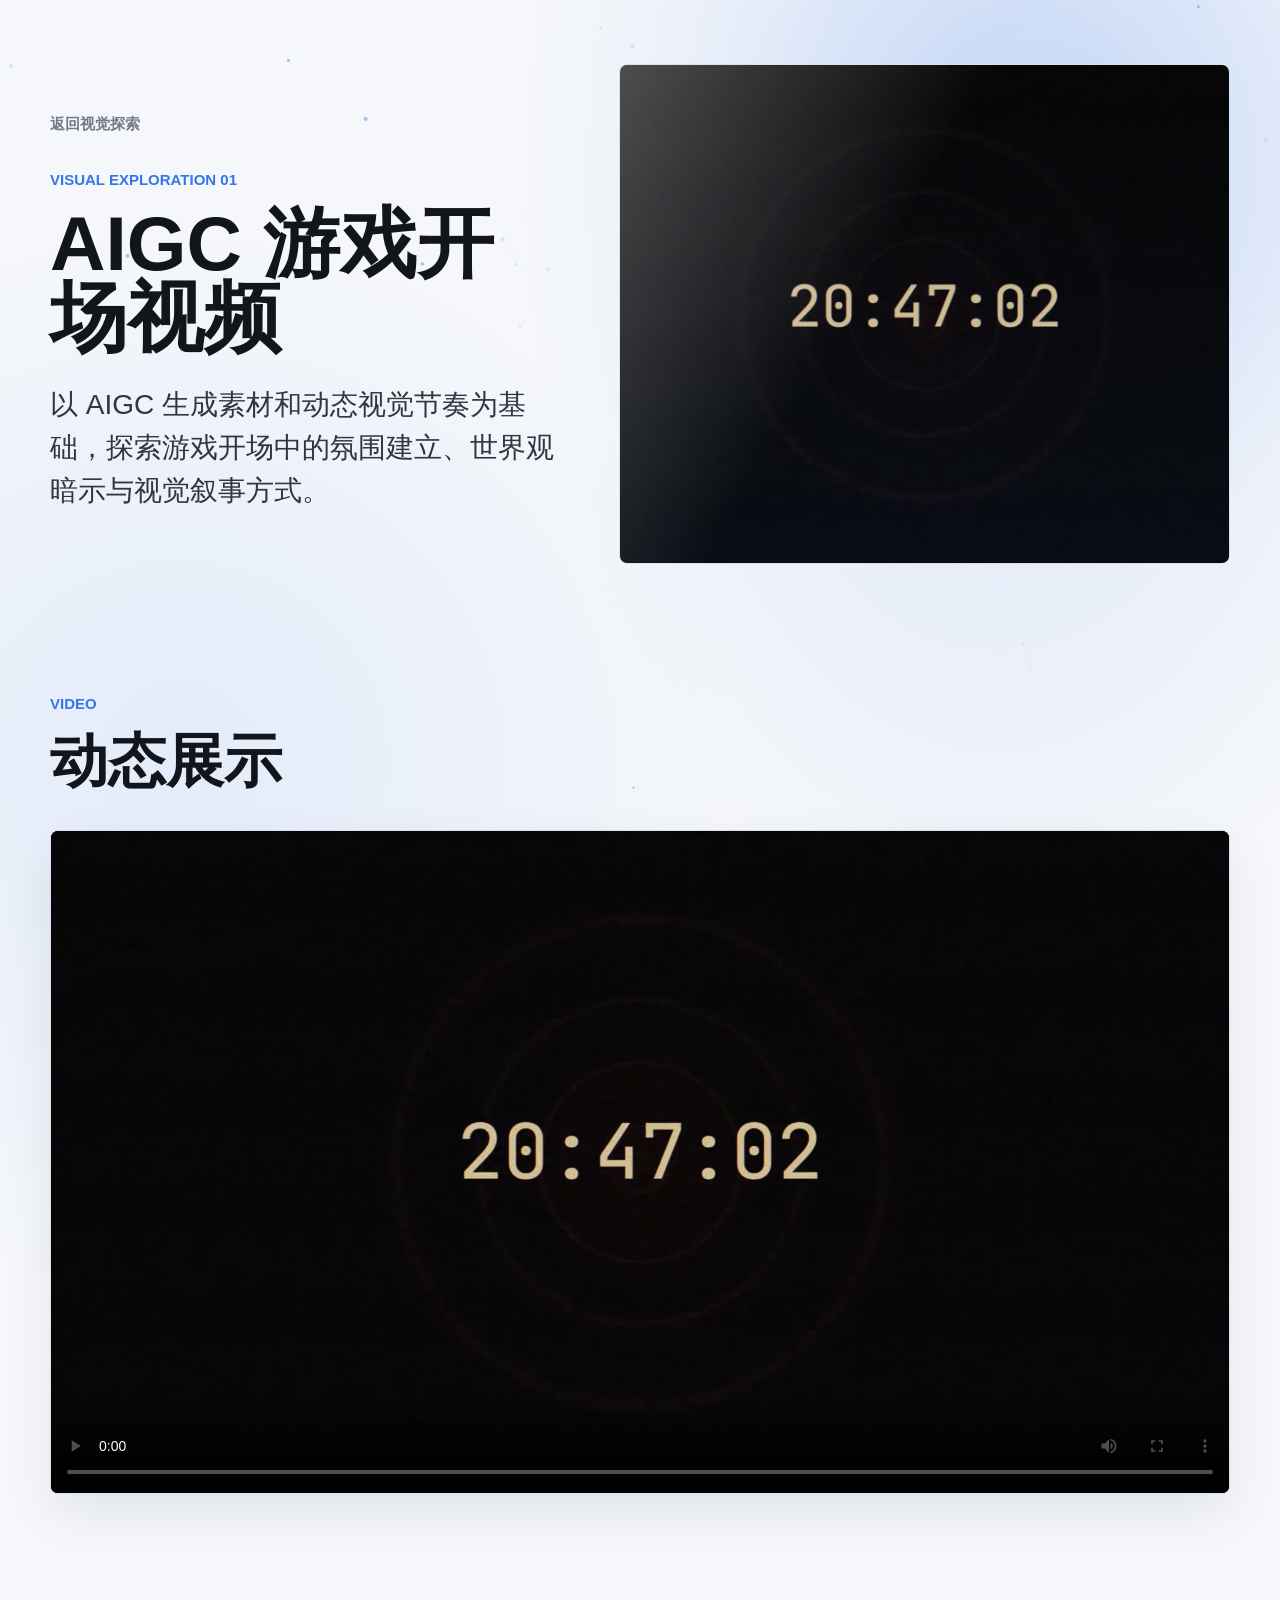
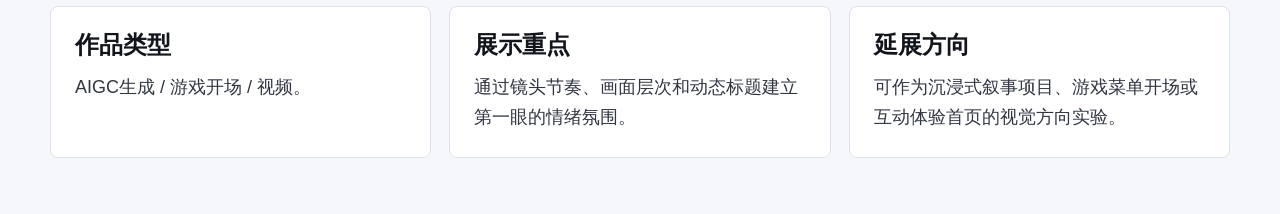
<file: visual-01.html>
<!doctype html>
<html lang="zh-CN">
  <head>
    <meta charset="UTF-8" />
    <meta name="viewport" content="width=device-width, initial-scale=1.0" />
    <title>视觉探索 01｜游戏开场视频</title>
    <link rel="stylesheet" href="./styles.css" />
  </head>
  <body class="detail-page visual-detail-page">
    <canvas class="ambient-canvas" aria-hidden="true"></canvas>
    <main>
      <section class="detail-hero detail-reveal visual-work-hero">
        <div>
          <a class="back-link" href="./index.html#visuals">返回视觉探索</a>
          <p class="eyebrow">Visual Exploration 01</p>
          <h1>AIGC 游戏开场视频</h1>
          <p class="lead">以 AIGC 生成素材和动态视觉节奏为基础，探索游戏开场中的氛围建立、世界观暗示与视觉叙事方式。</p>
        </div>
        <div class="detail-cover asset-frame">
          <img loading="lazy" decoding="async" src="./assets/visual-01.jpg" alt="AIGC 游戏开场视频封面" />
        </div>
      </section>

      <section class="detail-section detail-reveal">
        <div class="section-heading">
          <p class="eyebrow">Video</p>
          <h2>动态展示</h2>
        </div>
        <div class="video-shell visual-video-shell">
          <video preload="metadata" class="project-video" controls playsinline poster="./assets/visual-01.jpg">
            <source src="./assets/visual-01-demo-web.mp4" type="video/mp4" />
          </video>
        </div>
      </section>

      <section class="detail-section detail-reveal">
        <div class="detail-grid">
          <article>
            <h3>作品类型</h3>
            <p>AIGC生成 / 游戏开场 / 视频。</p>
          </article>
          <article>
            <h3>展示重点</h3>
            <p>通过镜头节奏、画面层次和动态标题建立第一眼的情绪氛围。</p>
          </article>
          <article>
            <h3>延展方向</h3>
            <p>可作为沉浸式叙事项目、游戏菜单开场或互动体验首页的视觉方向实验。</p>
          </article>
        </div>
      </section>
    </main>
    <script src="./script.js"></script>
  </body>
</html>
</file>
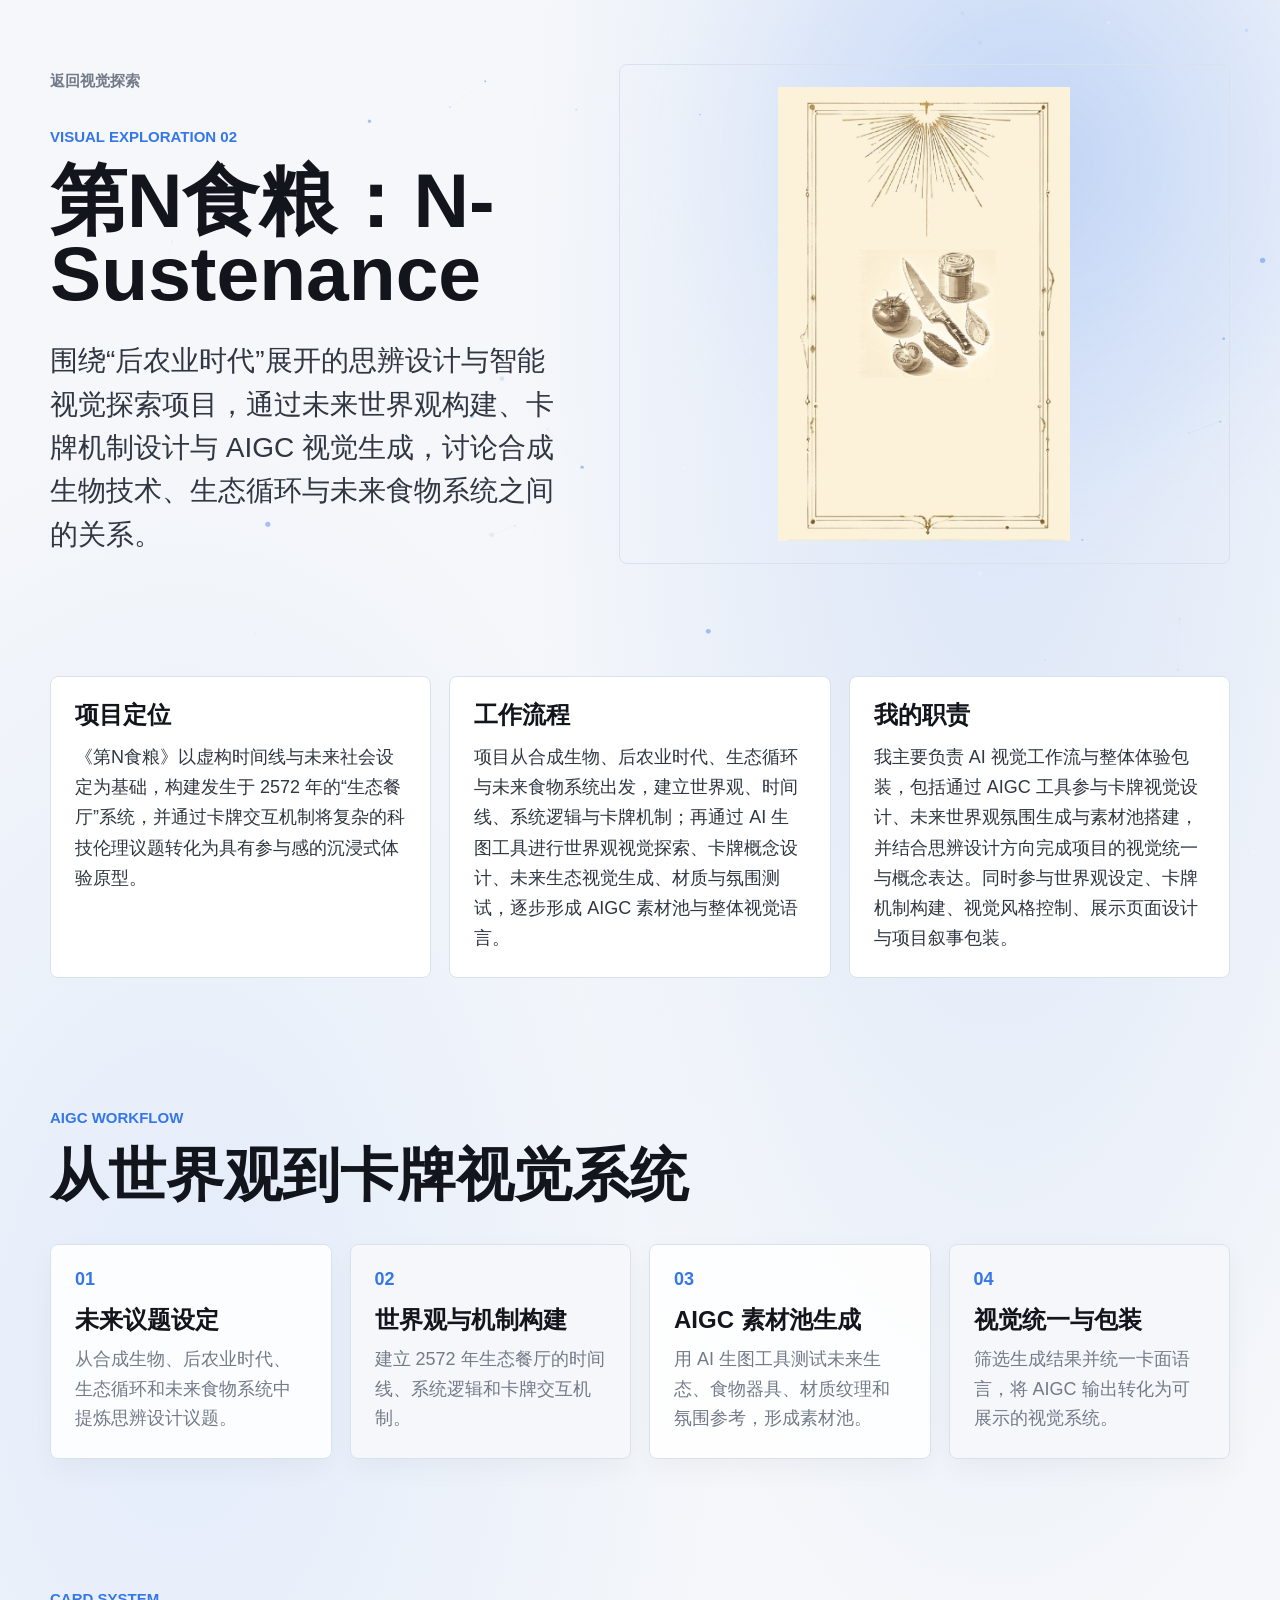
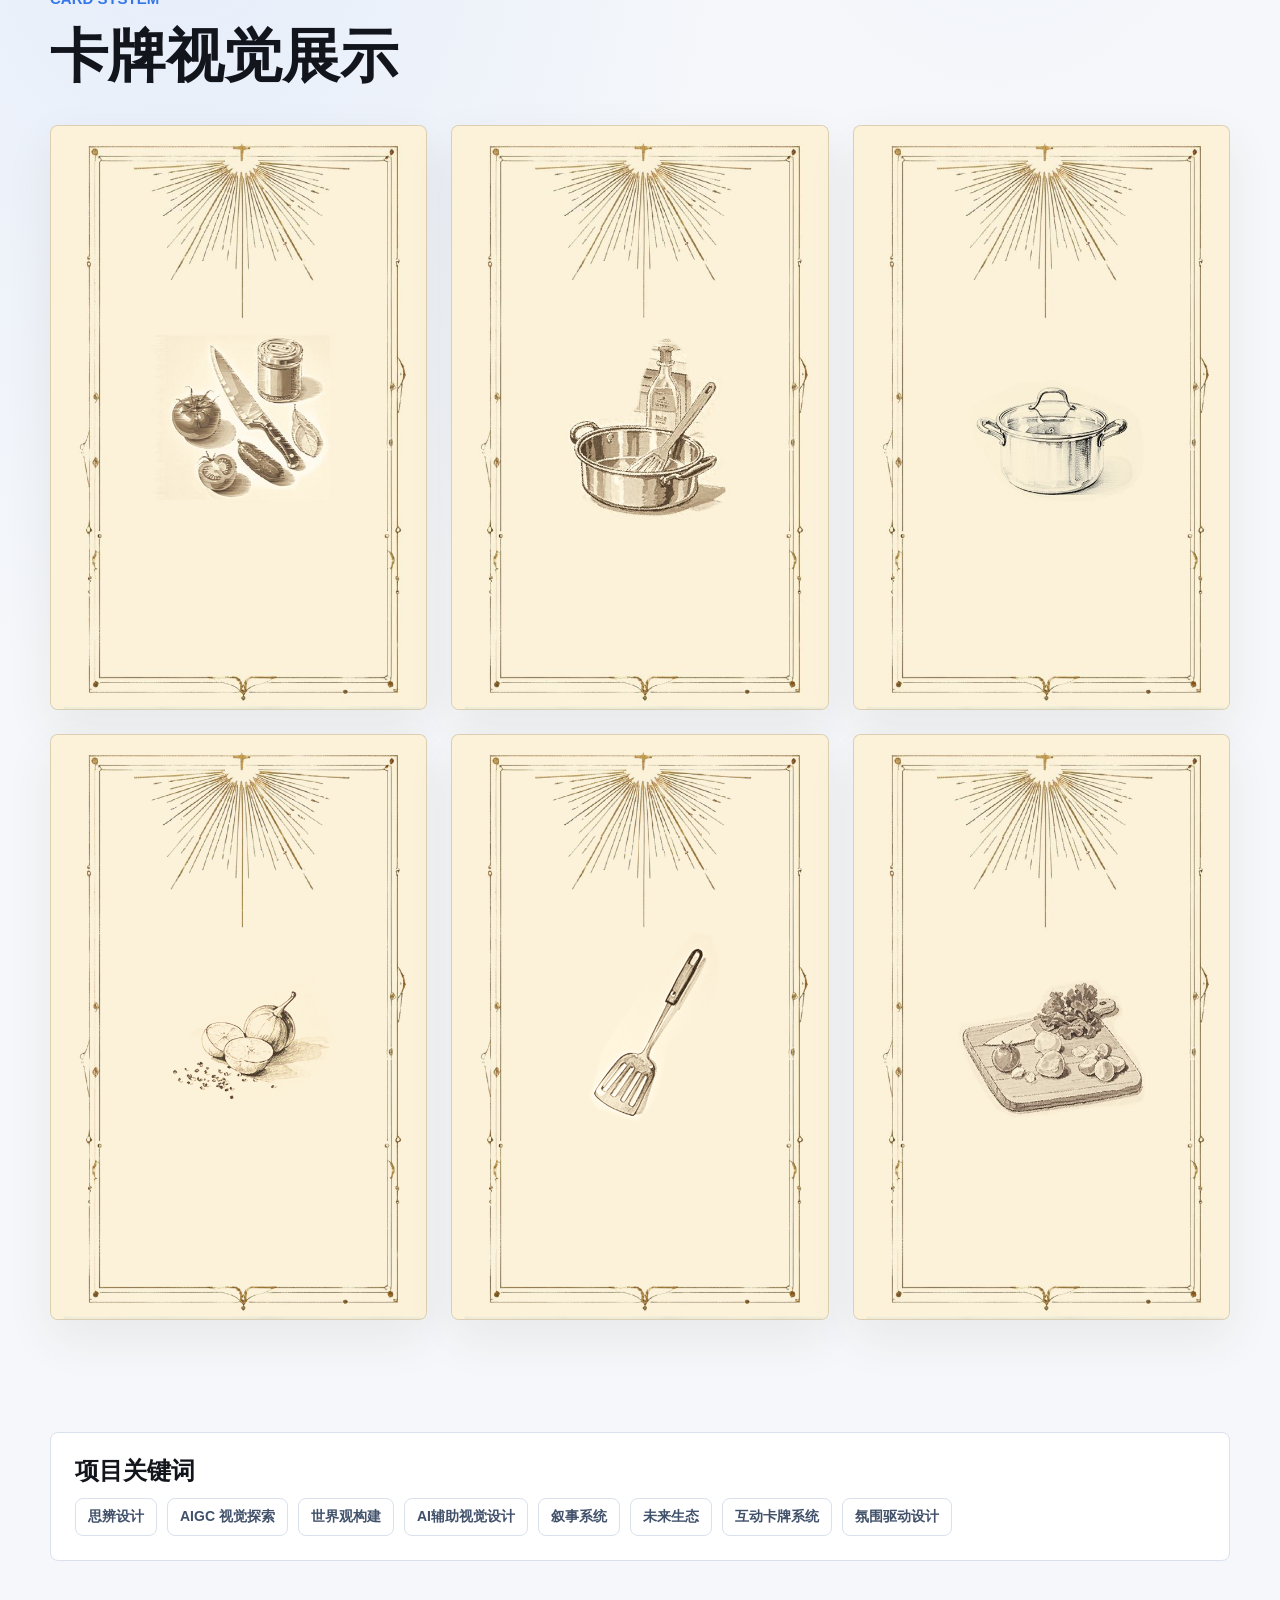
<file: visual-02.html>
<!doctype html>
<html lang="zh-CN">
  <head>
    <meta charset="UTF-8" />
    <meta name="viewport" content="width=device-width, initial-scale=1.0" />
    <title>第N食粮：N-Sustenance</title>
    <link rel="stylesheet" href="./styles.css" />
  </head>
  <body class="detail-page visual-detail-page">
    <canvas class="ambient-canvas" aria-hidden="true"></canvas>
    <main>
      <section class="detail-hero detail-reveal visual-work-hero">
        <div>
          <a class="back-link" href="./index.html#visuals">返回视觉探索</a>
          <p class="eyebrow">Visual Exploration 02</p>
          <h1>第N食粮：N-Sustenance</h1>
          <p class="lead">
            围绕“后农业时代”展开的思辨设计与智能视觉探索项目，通过未来世界观构建、卡牌机制设计与 AIGC 视觉生成，讨论合成生物技术、生态循环与未来食物系统之间的关系。
          </p>
        </div>
        <div class="detail-cover asset-frame n-card-cover">
          <img loading="lazy" decoding="async" src="./assets/n-sustenance-card-01.png" alt="第N食粮卡面封面" />
        </div>
      </section>

      <section class="detail-section detail-reveal">
        <div class="detail-grid">
          <article>
            <h3>项目定位</h3>
            <p>
              《第N食粮》以虚构时间线与未来社会设定为基础，构建发生于 2572 年的“生态餐厅”系统，并通过卡牌交互机制将复杂的科技伦理议题转化为具有参与感的沉浸式体验原型。
            </p>
          </article>
          <article>
            <h3>工作流程</h3>
            <p>
              项目从合成生物、后农业时代、生态循环与未来食物系统出发，建立世界观、时间线、系统逻辑与卡牌机制；再通过 AI 生图工具进行世界观视觉探索、卡牌概念设计、未来生态视觉生成、材质与氛围测试，逐步形成 AIGC 素材池与整体视觉语言。
            </p>
          </article>
          <article>
            <h3>我的职责</h3>
            <p>
              我主要负责 AI 视觉工作流与整体体验包装，包括通过 AIGC 工具参与卡牌视觉设计、未来世界观氛围生成与素材池搭建，并结合思辨设计方向完成项目的视觉统一与概念表达。同时参与世界观设定、卡牌机制构建、视觉风格控制、展示页面设计与项目叙事包装。
            </p>
          </article>
        </div>
      </section>

      <section class="detail-section detail-reveal">
        <div class="section-heading">
          <p class="eyebrow">AIGC Workflow</p>
          <h2>从世界观到卡牌视觉系统</h2>
        </div>
        <div class="process-flow">
          <article>
            <span>01</span>
            <h3>未来议题设定</h3>
            <p>从合成生物、后农业时代、生态循环和未来食物系统中提炼思辨设计议题。</p>
          </article>
          <article>
            <span>02</span>
            <h3>世界观与机制构建</h3>
            <p>建立 2572 年生态餐厅的时间线、系统逻辑和卡牌交互机制。</p>
          </article>
          <article>
            <span>03</span>
            <h3>AIGC 素材池生成</h3>
            <p>用 AI 生图工具测试未来生态、食物器具、材质纹理和氛围参考，形成素材池。</p>
          </article>
          <article>
            <span>04</span>
            <h3>视觉统一与包装</h3>
            <p>筛选生成结果并统一卡面语言，将 AIGC 输出转化为可展示的视觉系统。</p>
          </article>
        </div>
      </section>

      <section class="detail-section detail-reveal">
        <div class="section-heading">
          <p class="eyebrow">Card System</p>
          <h2>卡牌视觉展示</h2>
        </div>
        <div class="card-showcase-grid">
          <figure class="n-sustenance-card"><img loading="lazy" decoding="async" src="./assets/n-sustenance-card-01.png" alt="第N食粮卡面 01" /></figure>
          <figure class="n-sustenance-card"><img loading="lazy" decoding="async" src="./assets/n-sustenance-card-02.png" alt="第N食粮卡面 02" /></figure>
          <figure class="n-sustenance-card"><img loading="lazy" decoding="async" src="./assets/n-sustenance-card-03.png" alt="第N食粮卡面 03" /></figure>
          <figure class="n-sustenance-card"><img loading="lazy" decoding="async" src="./assets/n-sustenance-card-04.png" alt="第N食粮卡面 04" /></figure>
          <figure class="n-sustenance-card"><img loading="lazy" decoding="async" src="./assets/n-sustenance-card-05.png" alt="第N食粮卡面 05" /></figure>
          <figure class="n-sustenance-card"><img loading="lazy" decoding="async" src="./assets/n-sustenance-card-06.png" alt="第N食粮卡面 06" /></figure>
        </div>
      </section>

      <section class="detail-section detail-reveal">
        <div class="detail-note keyword-note">
          <h3>项目关键词</h3>
          <div class="keyword-list">
            <span>思辨设计</span>
            <span>AIGC 视觉探索</span>
            <span>世界观构建</span>
            <span>AI辅助视觉设计</span>
            <span>叙事系统</span>
            <span>未来生态</span>
            <span>互动卡牌系统</span>
            <span>氛围驱动设计</span>
          </div>
        </div>
      </section>
    </main>
    <script src="./script.js"></script>
  </body>
</html>
</file>
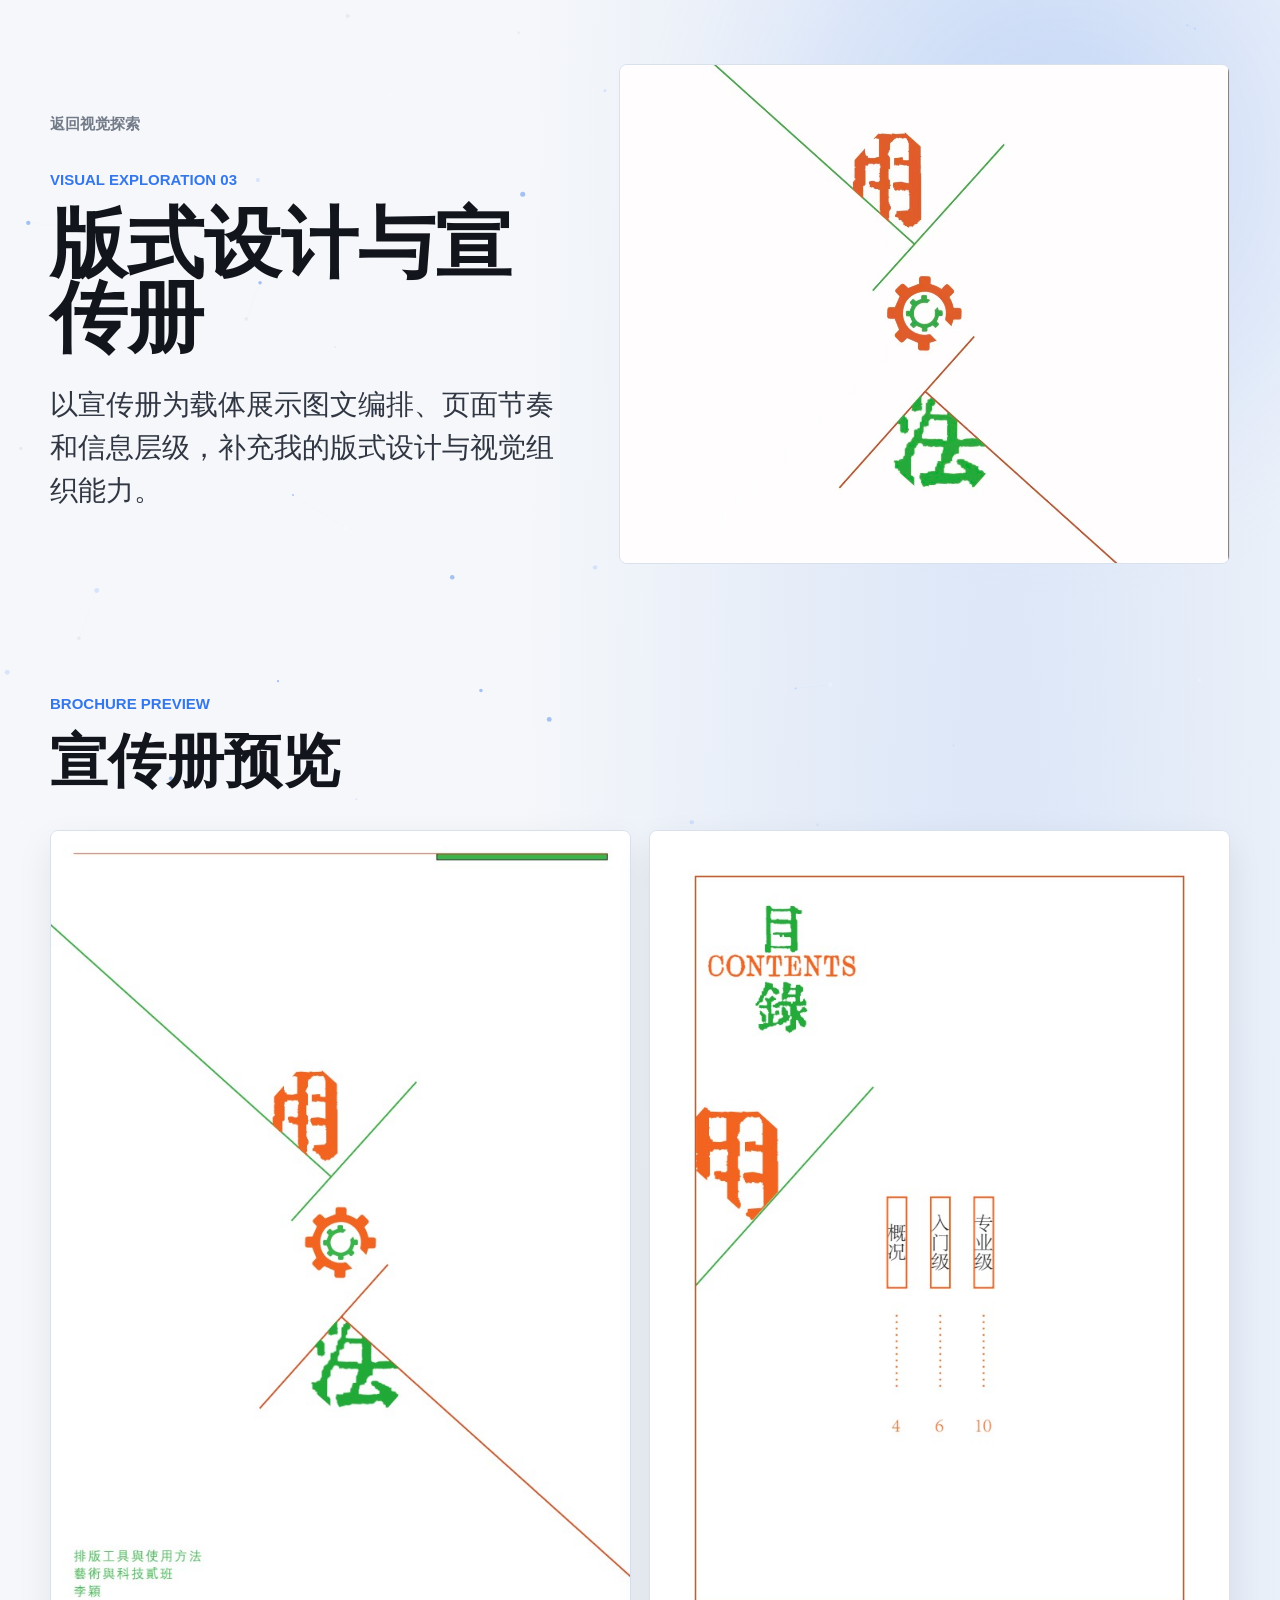
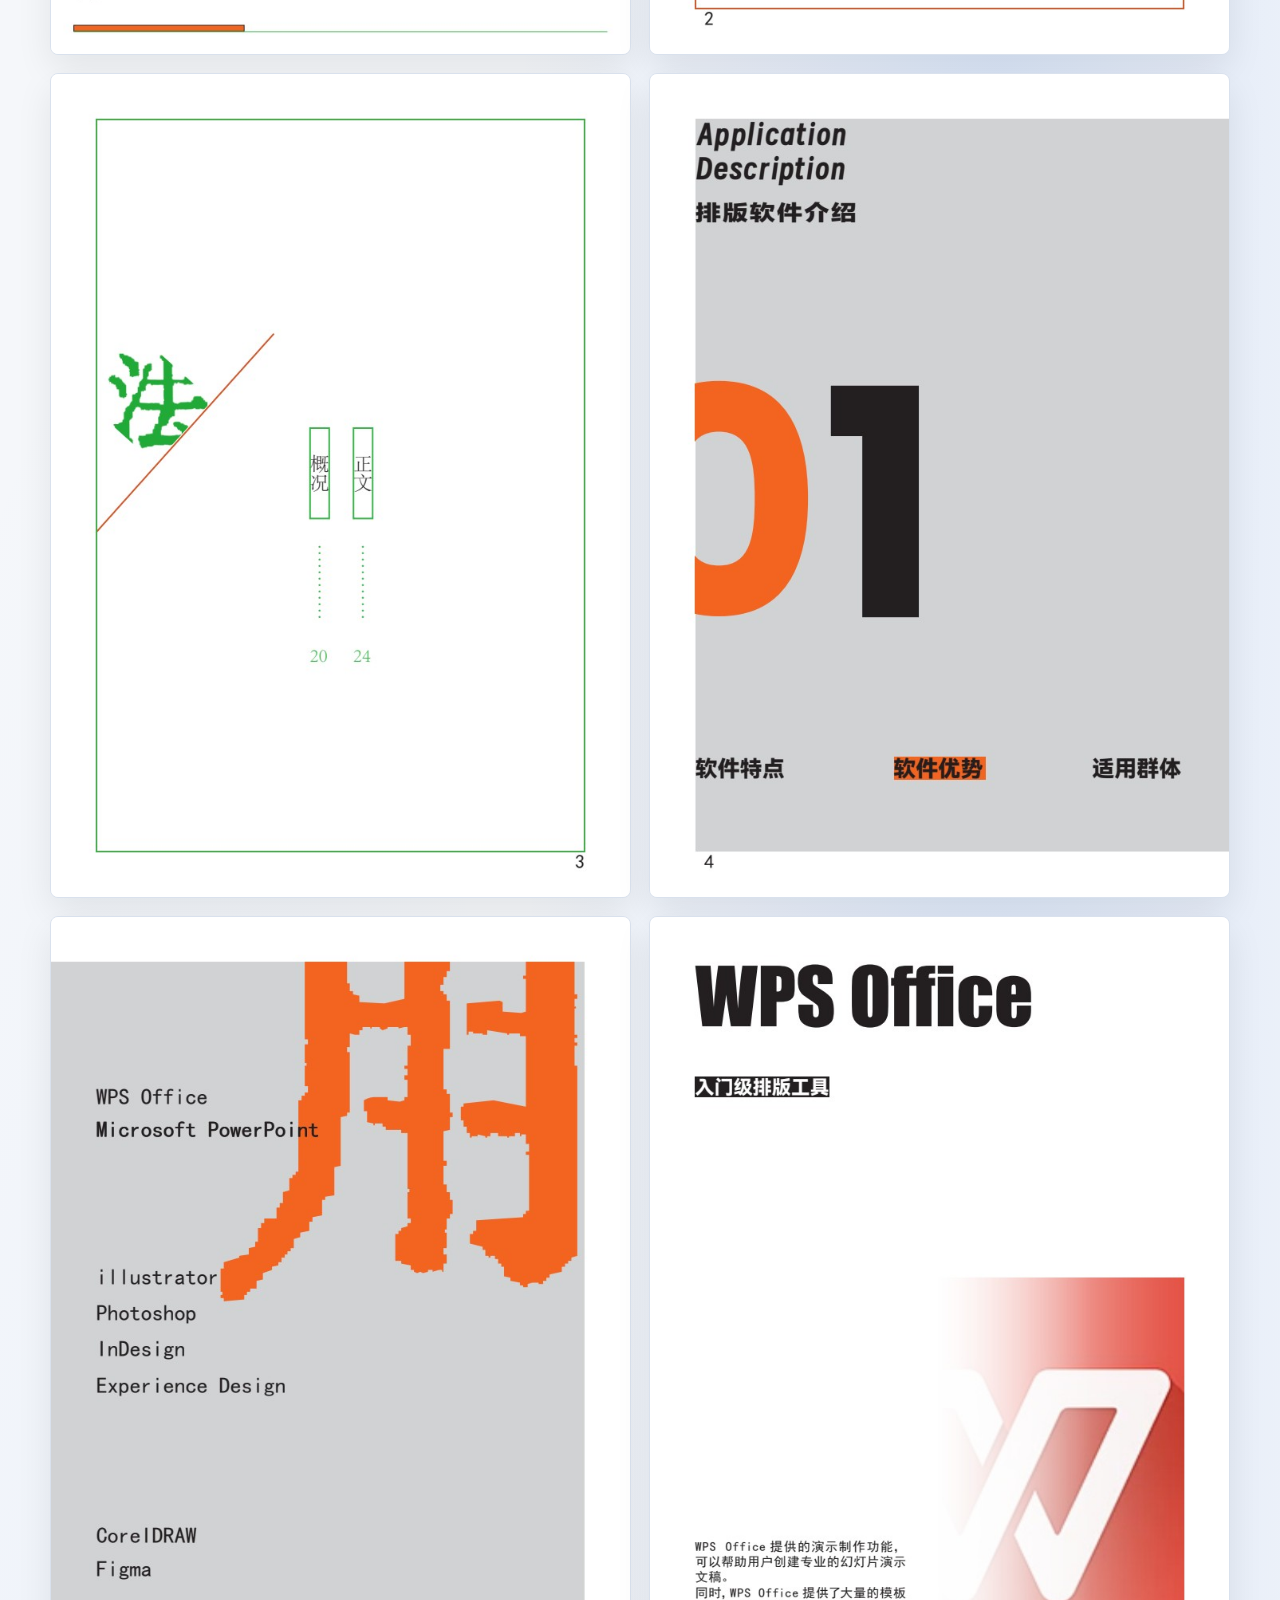
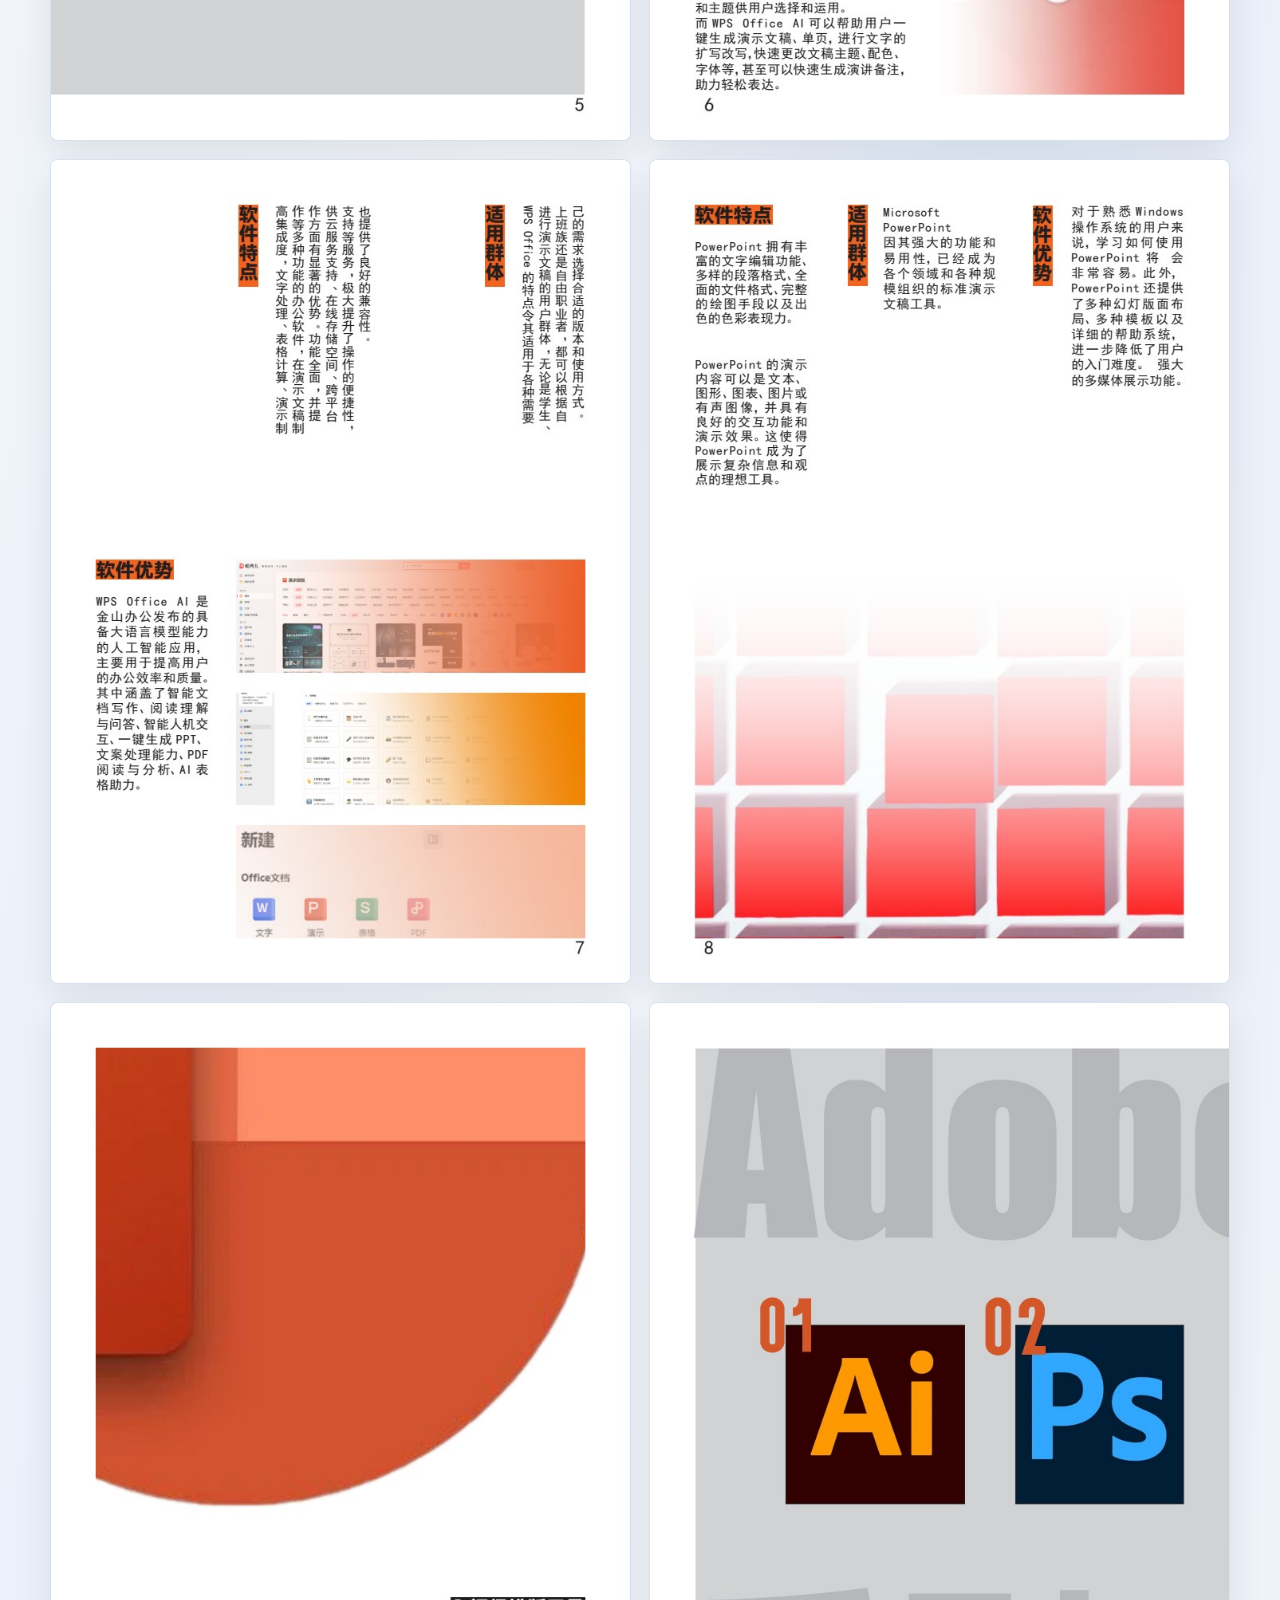
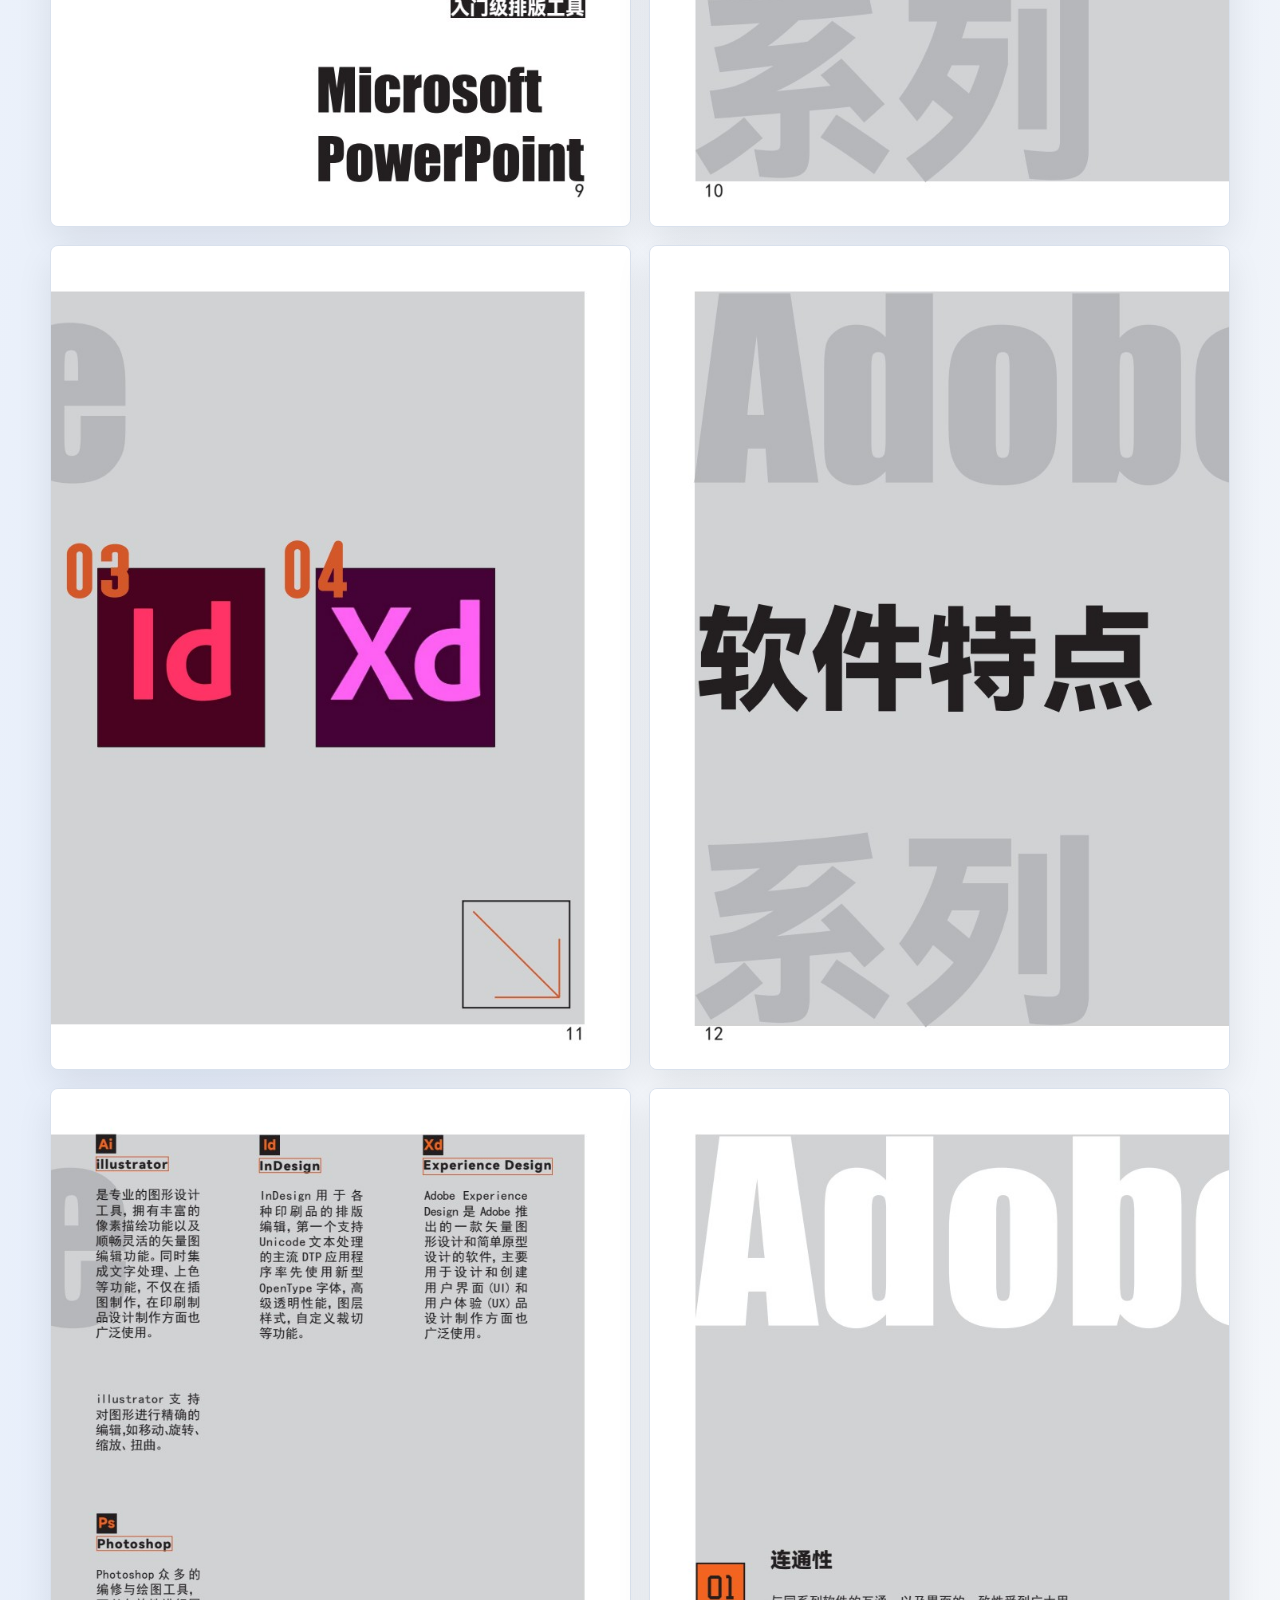
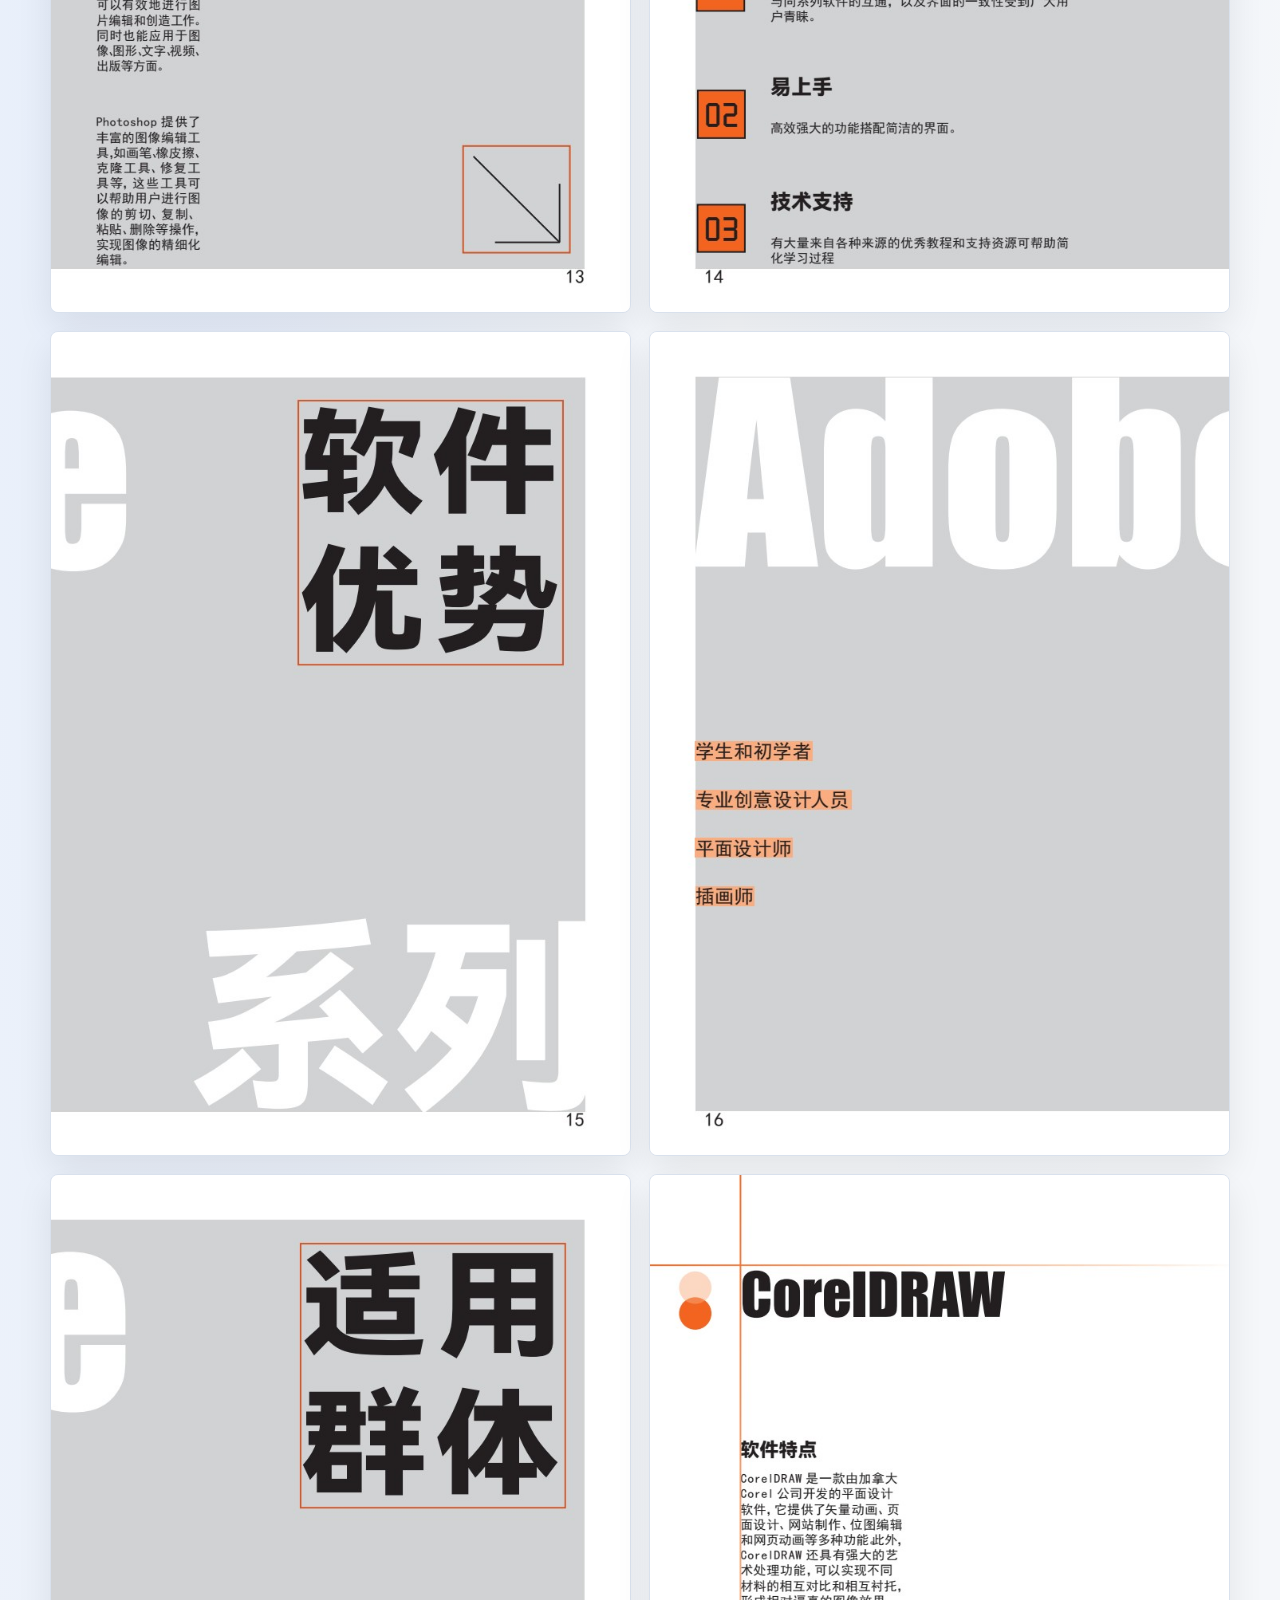
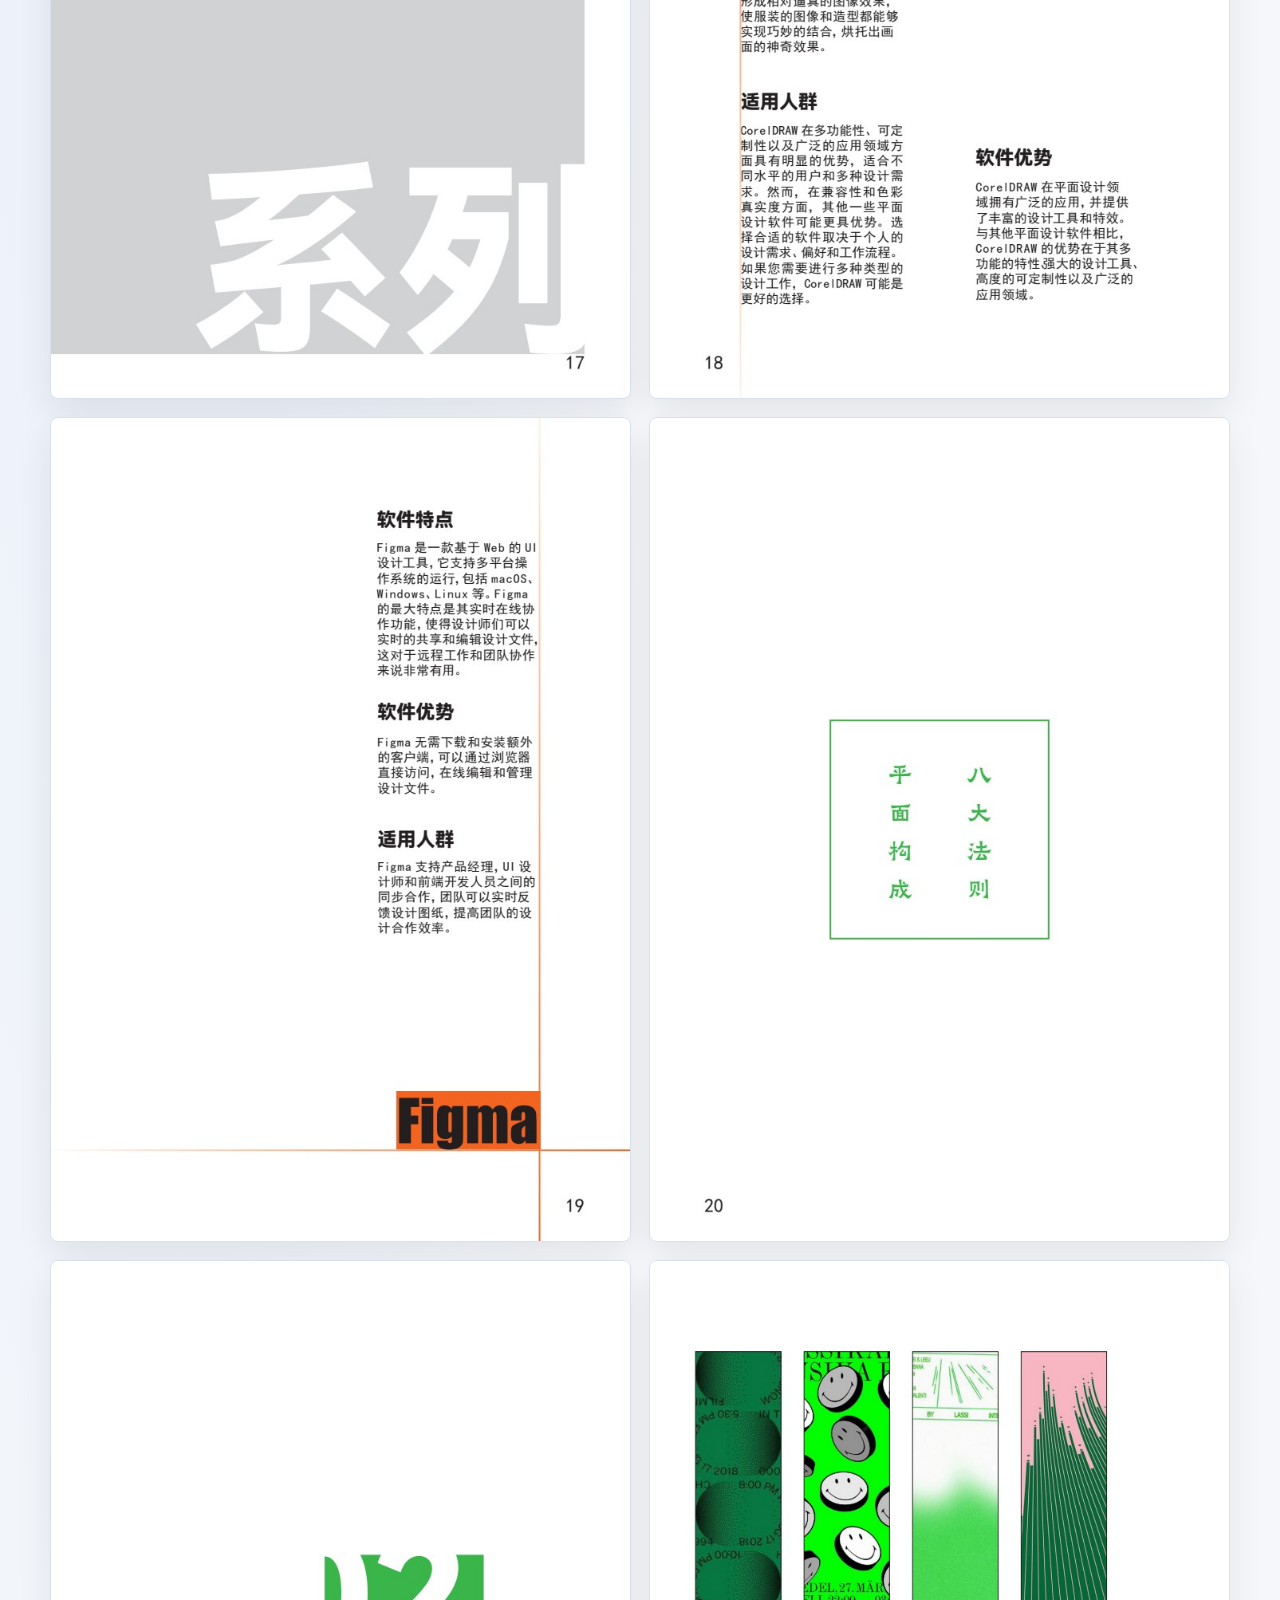
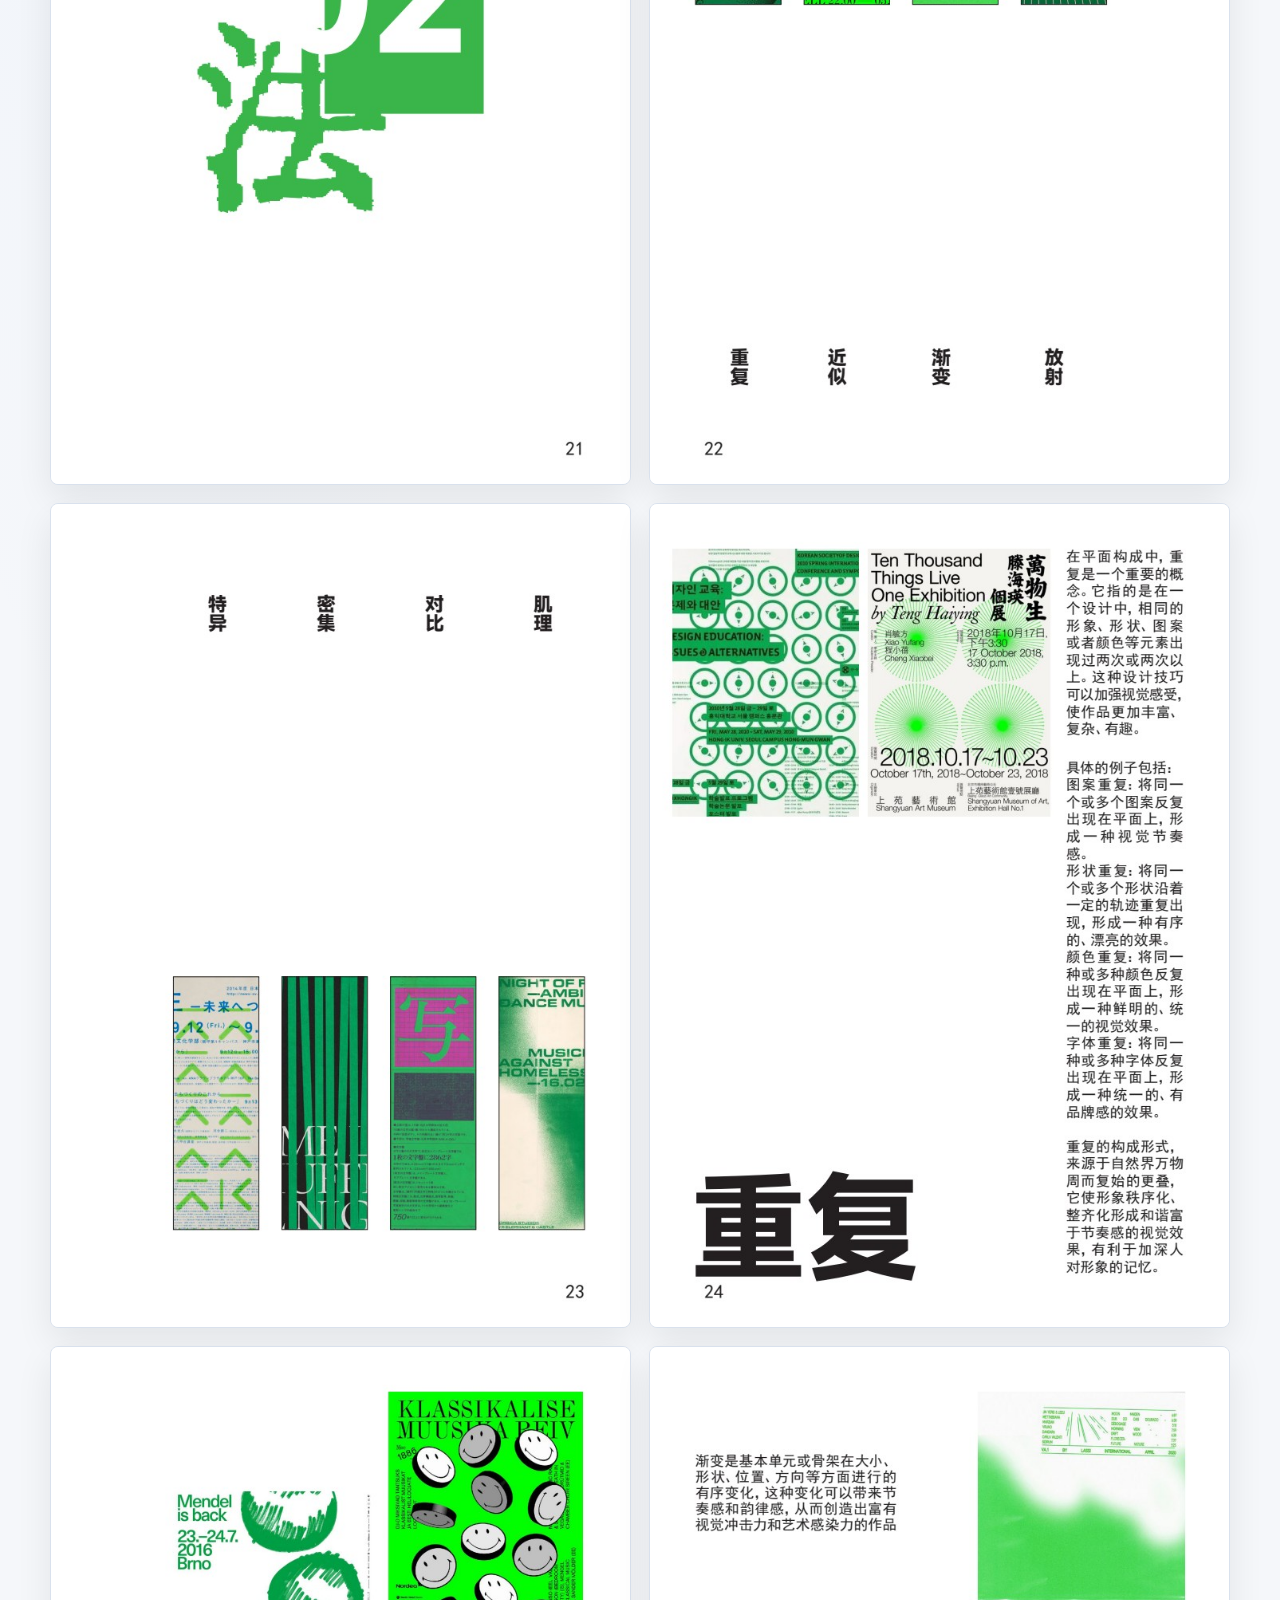
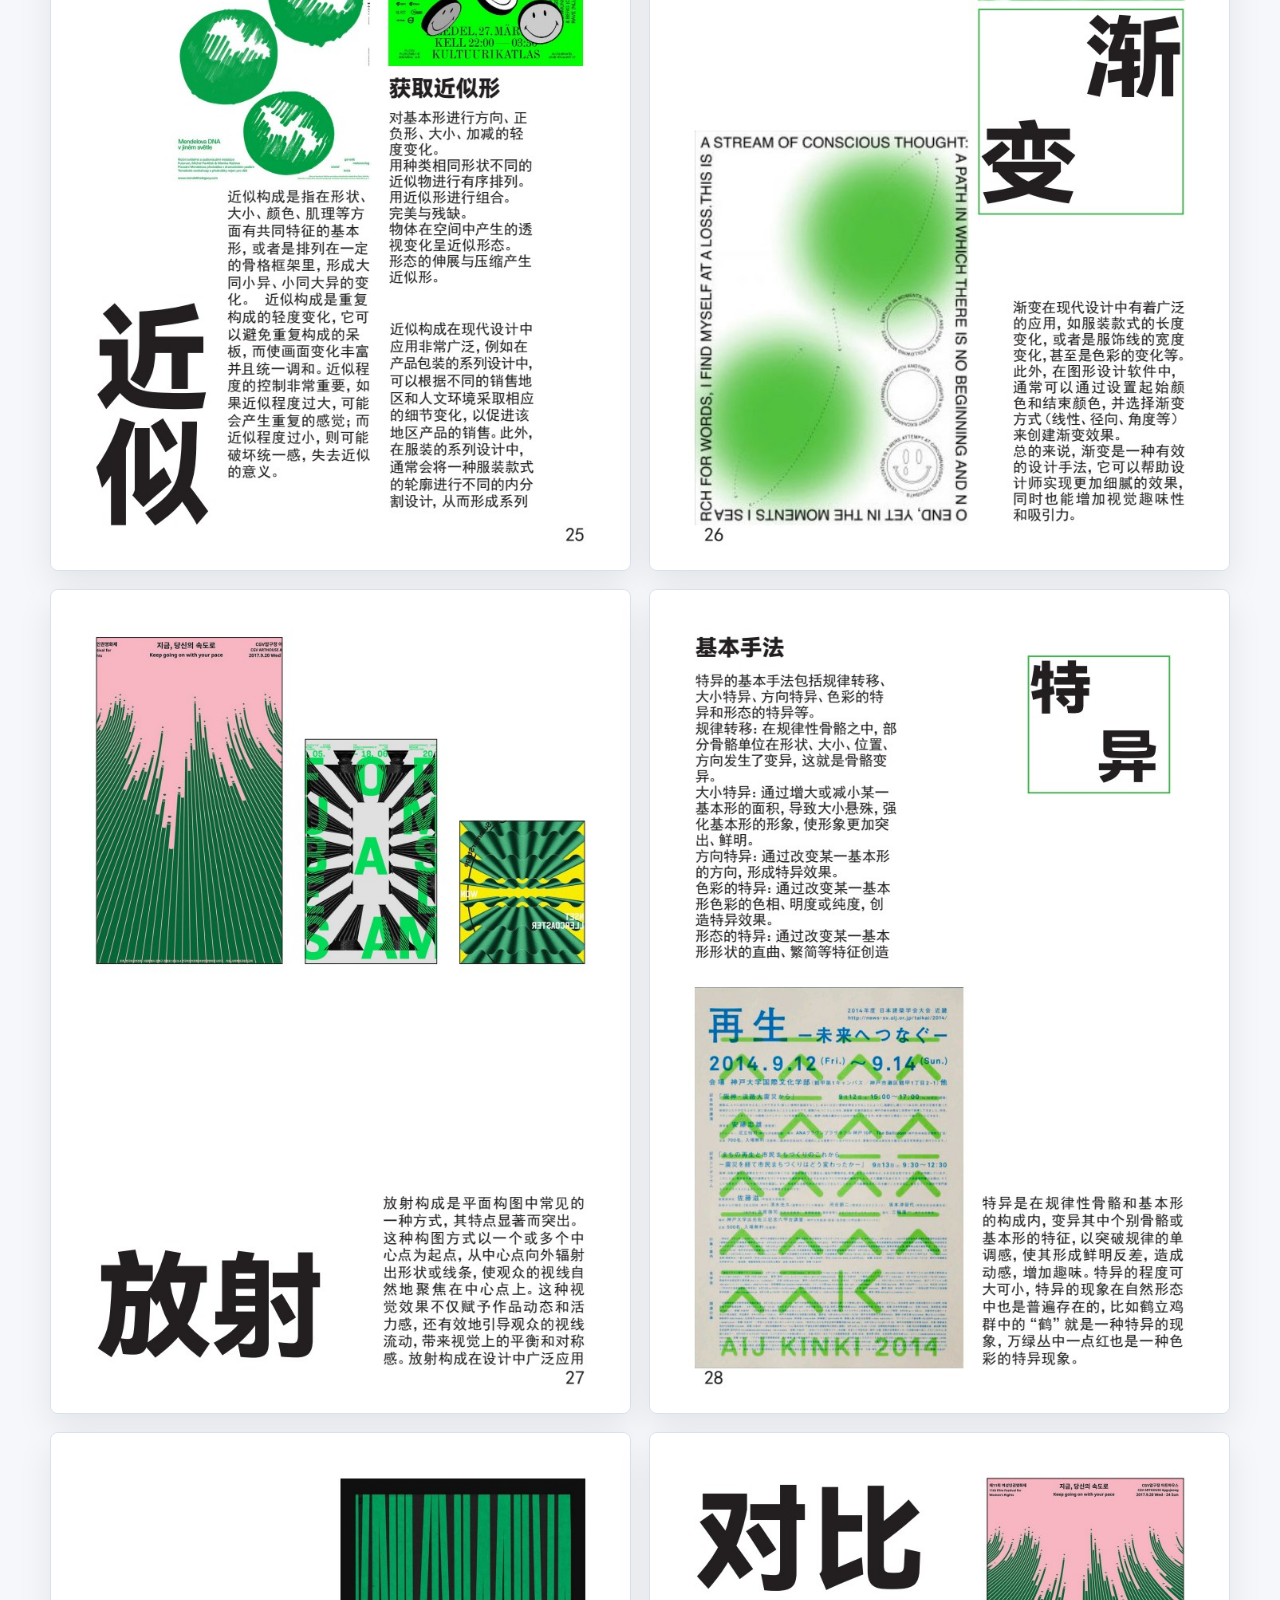
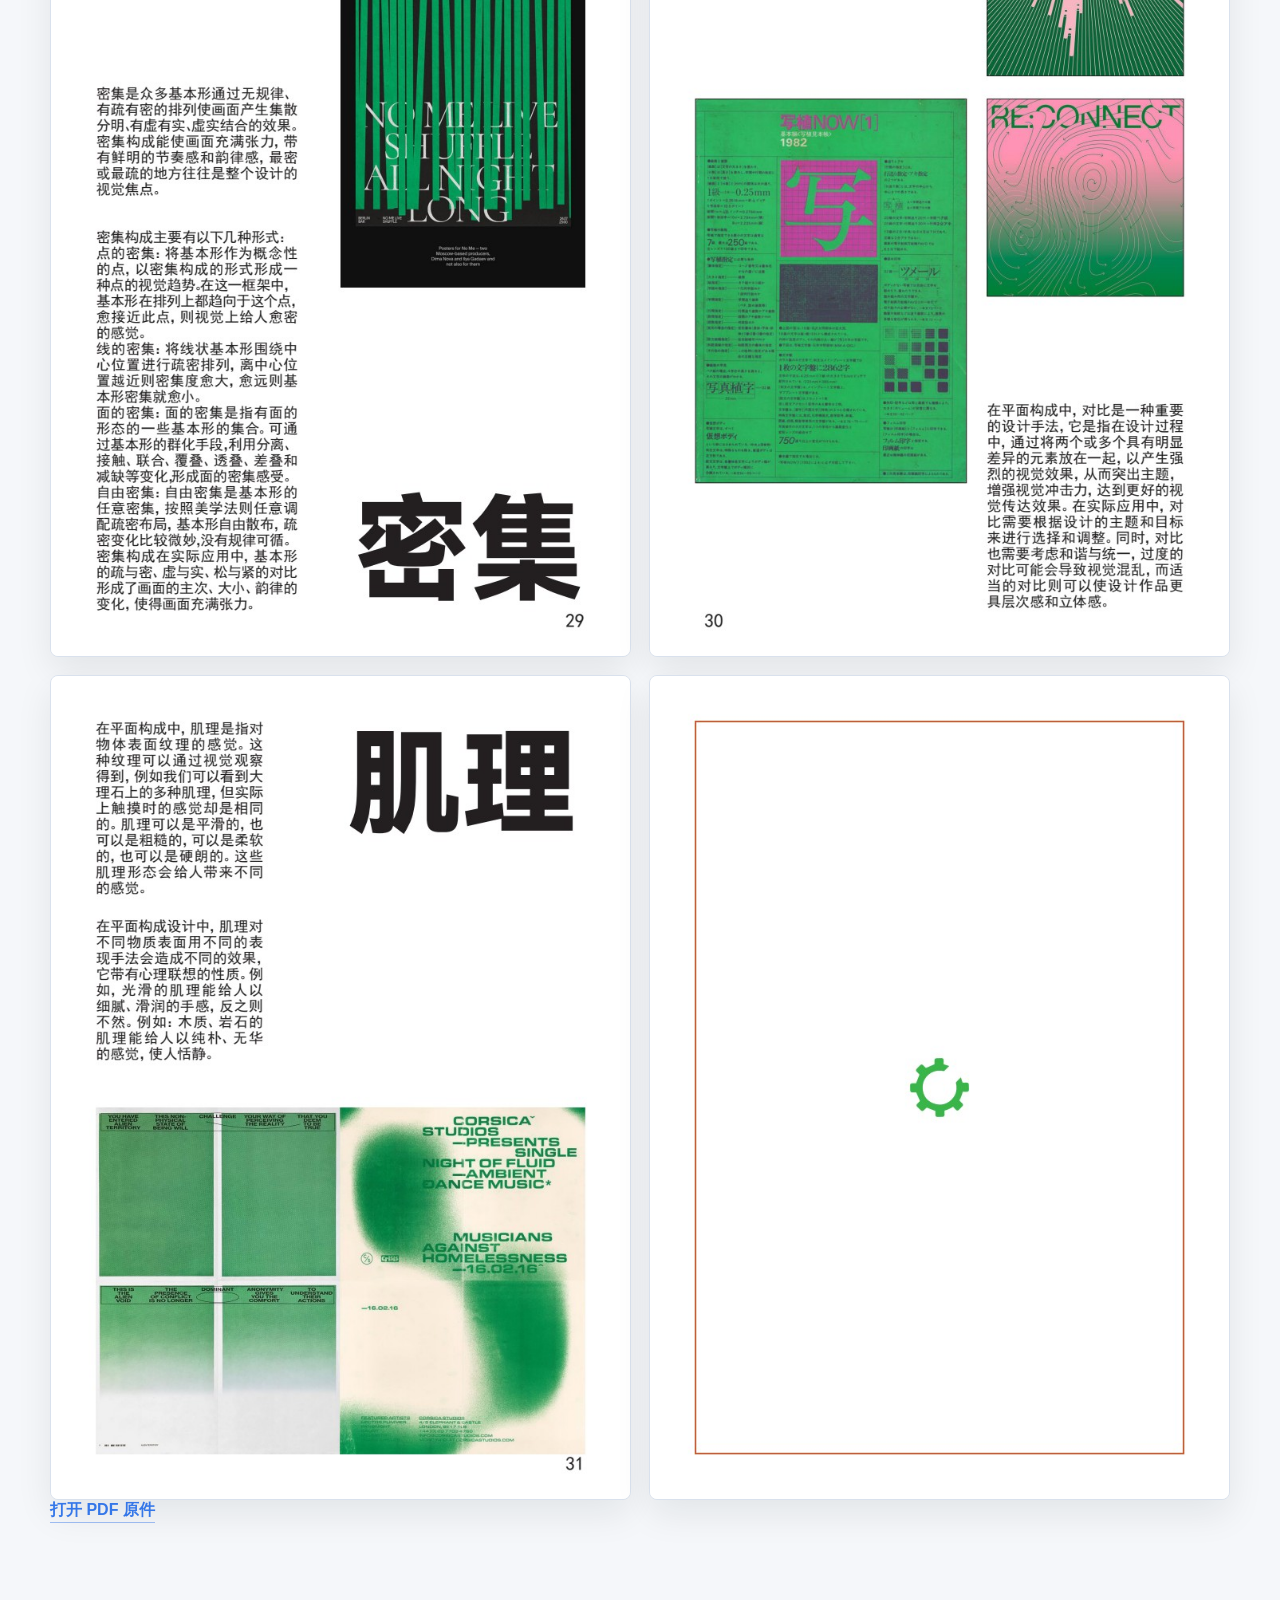
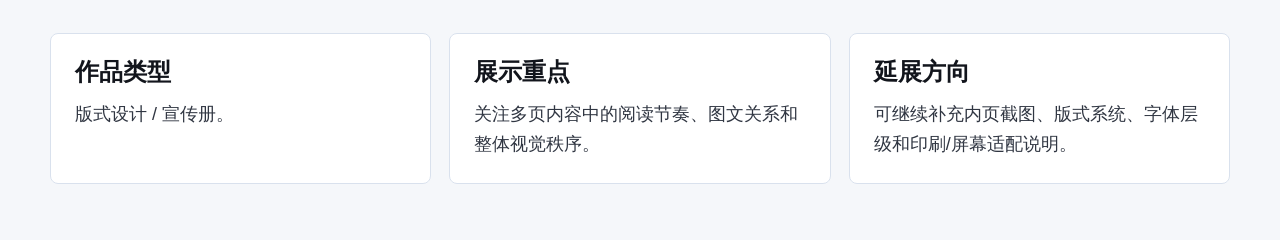
<file: visual-03.html>
<!doctype html>
<html lang="zh-CN">
  <head>
    <meta charset="UTF-8" />
    <meta name="viewport" content="width=device-width, initial-scale=1.0" />
    <title>视觉探索 03｜宣传册</title>
    <link rel="stylesheet" href="./styles.css" />
  </head>
  <body class="detail-page visual-detail-page">
    <canvas class="ambient-canvas" aria-hidden="true"></canvas>
    <main>
      <section class="detail-hero detail-reveal visual-work-hero">
        <div>
          <a class="back-link" href="./index.html#visuals">返回视觉探索</a>
          <p class="eyebrow">Visual Exploration 03</p>
          <h1>版式设计与宣传册</h1>
          <p class="lead">以宣传册为载体展示图文编排、页面节奏和信息层级，补充我的版式设计与视觉组织能力。</p>
        </div>
        <div class="detail-cover asset-frame">
          <img loading="lazy" decoding="async" src="./assets/visual-03.jpg" alt="宣传册封面" />
        </div>
      </section>

      <section class="detail-section detail-reveal">
        <div class="section-heading">
          <p class="eyebrow">Brochure Preview</p>
          <h2>宣传册预览</h2>
        </div>
        <div class="brochure-pages">
          <img loading="lazy" decoding="async" src="./assets/visual-03-pages/page-01.jpg" alt="宣传册第 1 页" />
          <img loading="lazy" decoding="async" src="./assets/visual-03-pages/page-02.jpg" alt="宣传册第 2 页" />
          <img loading="lazy" decoding="async" src="./assets/visual-03-pages/page-03.jpg" alt="宣传册第 3 页" />
          <img loading="lazy" decoding="async" src="./assets/visual-03-pages/page-04.jpg" alt="宣传册第 4 页" />
          <img loading="lazy" decoding="async" src="./assets/visual-03-pages/page-05.jpg" alt="宣传册第 5 页" />
          <img loading="lazy" decoding="async" src="./assets/visual-03-pages/page-06.jpg" alt="宣传册第 6 页" />
          <img loading="lazy" decoding="async" src="./assets/visual-03-pages/page-07.jpg" alt="宣传册第 7 页" />
          <img loading="lazy" decoding="async" src="./assets/visual-03-pages/page-08.jpg" alt="宣传册第 8 页" />
          <img loading="lazy" decoding="async" src="./assets/visual-03-pages/page-09.jpg" alt="宣传册第 9 页" />
          <img loading="lazy" decoding="async" src="./assets/visual-03-pages/page-10.jpg" alt="宣传册第 10 页" />
          <img loading="lazy" decoding="async" src="./assets/visual-03-pages/page-11.jpg" alt="宣传册第 11 页" />
          <img loading="lazy" decoding="async" src="./assets/visual-03-pages/page-12.jpg" alt="宣传册第 12 页" />
          <img loading="lazy" decoding="async" src="./assets/visual-03-pages/page-13.jpg" alt="宣传册第 13 页" />
          <img loading="lazy" decoding="async" src="./assets/visual-03-pages/page-14.jpg" alt="宣传册第 14 页" />
          <img loading="lazy" decoding="async" src="./assets/visual-03-pages/page-15.jpg" alt="宣传册第 15 页" />
          <img loading="lazy" decoding="async" src="./assets/visual-03-pages/page-16.jpg" alt="宣传册第 16 页" />
          <img loading="lazy" decoding="async" src="./assets/visual-03-pages/page-17.jpg" alt="宣传册第 17 页" />
          <img loading="lazy" decoding="async" src="./assets/visual-03-pages/page-18.jpg" alt="宣传册第 18 页" />
          <img loading="lazy" decoding="async" src="./assets/visual-03-pages/page-19.jpg" alt="宣传册第 19 页" />
          <img loading="lazy" decoding="async" src="./assets/visual-03-pages/page-20.jpg" alt="宣传册第 20 页" />
          <img loading="lazy" decoding="async" src="./assets/visual-03-pages/page-21.jpg" alt="宣传册第 21 页" />
          <img loading="lazy" decoding="async" src="./assets/visual-03-pages/page-22.jpg" alt="宣传册第 22 页" />
          <img loading="lazy" decoding="async" src="./assets/visual-03-pages/page-23.jpg" alt="宣传册第 23 页" />
          <img loading="lazy" decoding="async" src="./assets/visual-03-pages/page-24.jpg" alt="宣传册第 24 页" />
          <img loading="lazy" decoding="async" src="./assets/visual-03-pages/page-25.jpg" alt="宣传册第 25 页" />
          <img loading="lazy" decoding="async" src="./assets/visual-03-pages/page-26.jpg" alt="宣传册第 26 页" />
          <img loading="lazy" decoding="async" src="./assets/visual-03-pages/page-27.jpg" alt="宣传册第 27 页" />
          <img loading="lazy" decoding="async" src="./assets/visual-03-pages/page-28.jpg" alt="宣传册第 28 页" />
          <img loading="lazy" decoding="async" src="./assets/visual-03-pages/page-29.jpg" alt="宣传册第 29 页" />
          <img loading="lazy" decoding="async" src="./assets/visual-03-pages/page-30.jpg" alt="宣传册第 30 页" />
          <img loading="lazy" decoding="async" src="./assets/visual-03-pages/page-31.jpg" alt="宣传册第 31 页" />
          <img loading="lazy" decoding="async" src="./assets/visual-03-pages/page-32.jpg" alt="宣传册第 32 页" />
        </div>
        <a class="text-link" href="./assets/visual-03-brochure.pdf" target="_blank" rel="noreferrer">打开 PDF 原件</a>
      </section>

      <section class="detail-section detail-reveal">
        <div class="detail-grid">
          <article>
            <h3>作品类型</h3>
            <p>版式设计 / 宣传册。</p>
          </article>
          <article>
            <h3>展示重点</h3>
            <p>关注多页内容中的阅读节奏、图文关系和整体视觉秩序。</p>
          </article>
          <article>
            <h3>延展方向</h3>
            <p>可继续补充内页截图、版式系统、字体层级和印刷/屏幕适配说明。</p>
          </article>
        </div>
      </section>
    </main>
    <script src="./script.js"></script>
  </body>
</html>
</file>
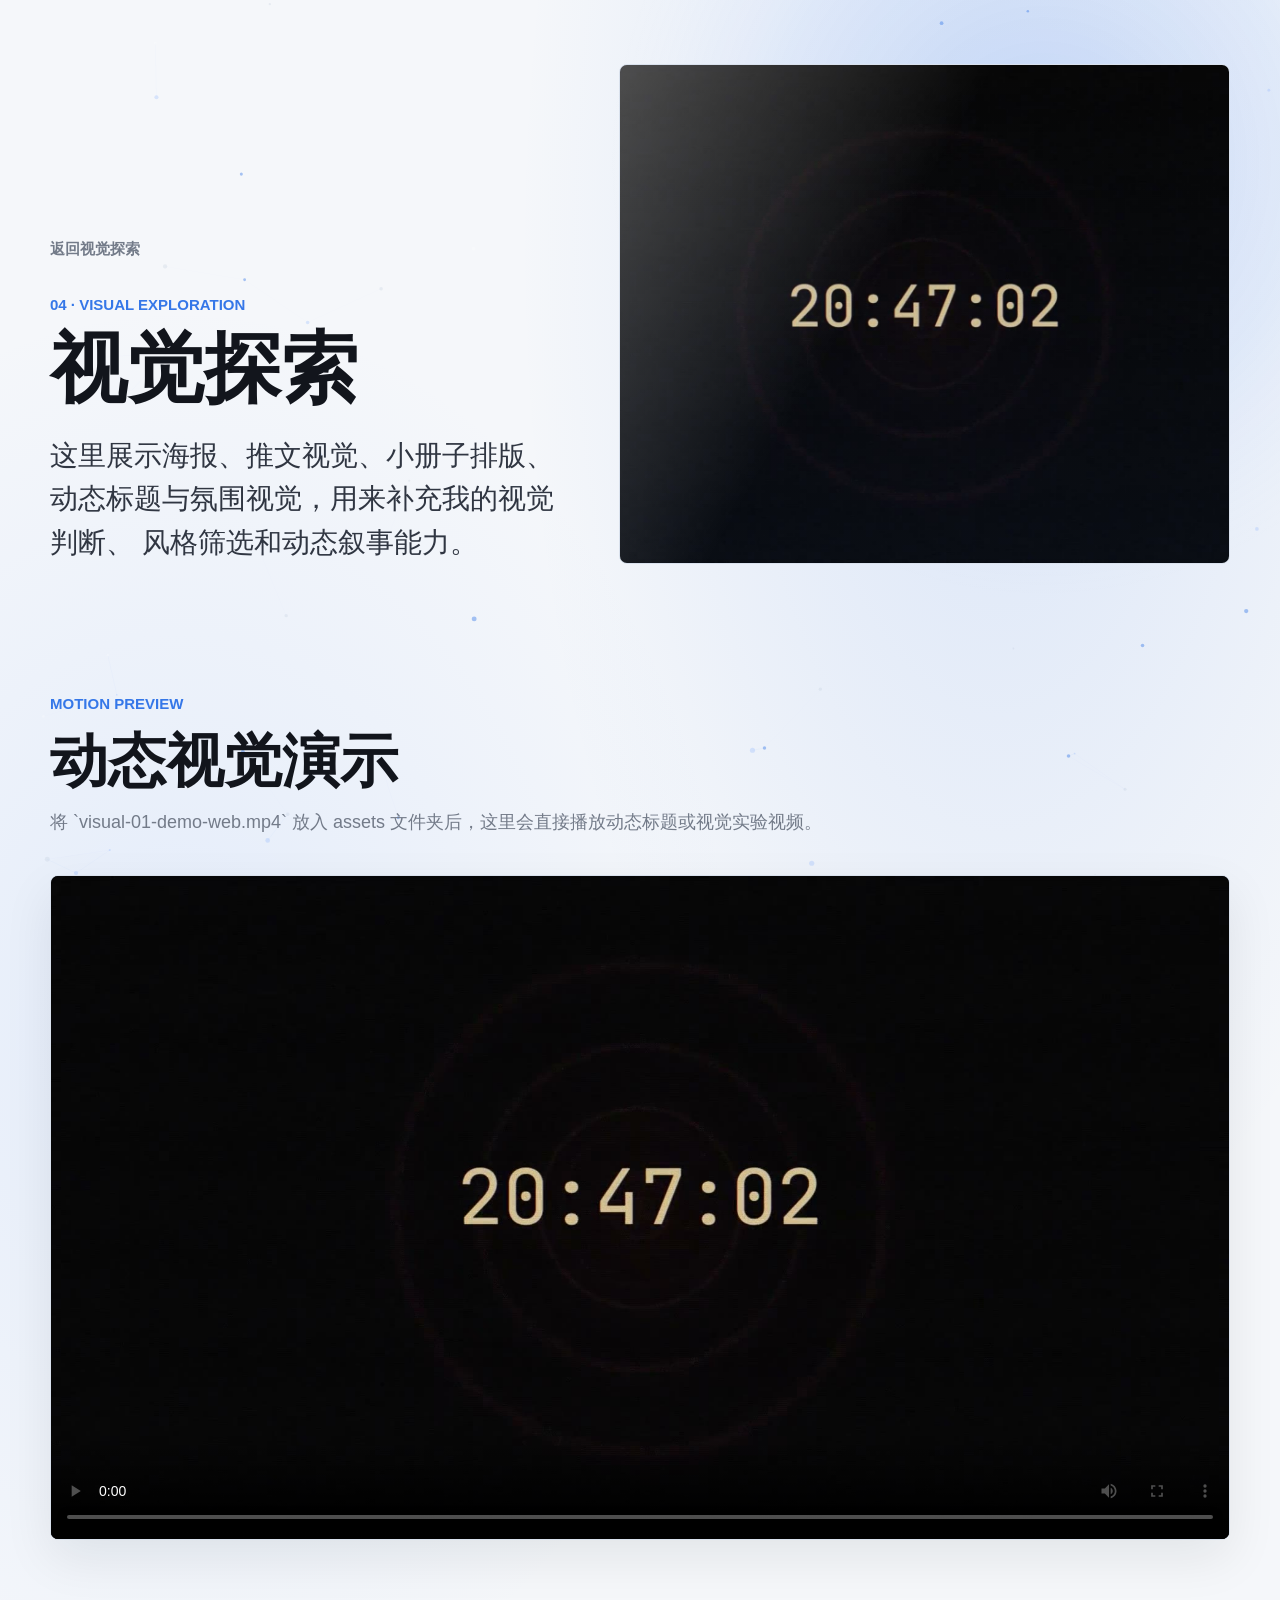
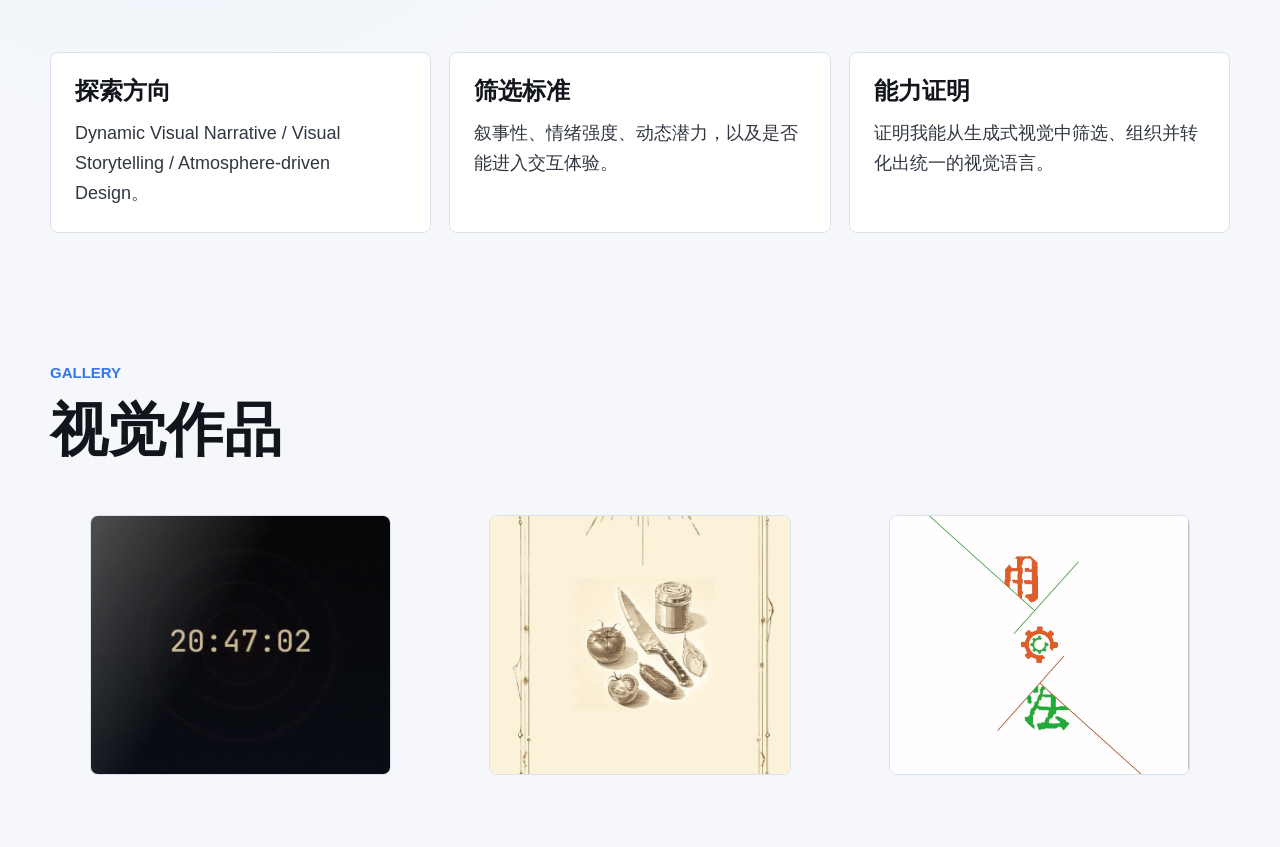
<file: visual-exploration.html>
<!doctype html>
<html lang="zh-CN">
  <head>
    <meta charset="UTF-8" />
    <meta name="viewport" content="width=device-width, initial-scale=1.0" />
    <title>视觉探索</title>
    <link rel="stylesheet" href="./styles.css" />
  </head>
  <body class="detail-page">
    <canvas class="ambient-canvas" aria-hidden="true"></canvas>
    <main>
      <section class="detail-hero">
        <div>
          <a class="back-link" href="./index.html#visuals">返回视觉探索</a>
          <p class="eyebrow">04 · Visual Exploration</p>
          <h1>视觉探索</h1>
          <p class="lead">
            这里展示海报、推文视觉、小册子排版、动态标题与氛围视觉，用来补充我的视觉判断、
            风格筛选和动态叙事能力。
          </p>
        </div>
        <div class="detail-cover asset-frame">
          <img loading="lazy" decoding="async" src="./assets/visual-01.jpg" alt="视觉探索封面" />
        </div>
      </section>

      <section class="detail-section">
        <div class="section-heading">
          <p class="eyebrow">Motion preview</p>
          <h2>动态视觉演示</h2>
          <p>将 `visual-01-demo-web.mp4` 放入 assets 文件夹后，这里会直接播放动态标题或视觉实验视频。</p>
        </div>
        <div class="video-shell">
          <video preload="metadata" class="project-video" controls playsinline poster="./assets/visual-01.jpg">
            <source src="./assets/visual-01-demo-web.mp4" type="video/mp4" />
          </video>
        </div>
      </section>

      <section class="detail-section">
        <div class="detail-grid">
          <article>
            <h3>探索方向</h3>
            <p>Dynamic Visual Narrative / Visual Storytelling / Atmosphere-driven Design。</p>
          </article>
          <article>
            <h3>筛选标准</h3>
            <p>叙事性、情绪强度、动态潜力，以及是否能进入交互体验。</p>
          </article>
          <article>
            <h3>能力证明</h3>
            <p>证明我能从生成式视觉中筛选、组织并转化出统一的视觉语言。</p>
          </article>
        </div>
      </section>

      <section class="detail-section">
        <div class="section-heading">
          <p class="eyebrow">Gallery</p>
          <h2>视觉作品</h2>
        </div>
        <div class="detail-gallery">
          <figure class="asset-frame"><img loading="lazy" decoding="async" src="./assets/visual-01.jpg" alt="视觉探索 01" /></figure>
          <figure class="asset-frame"><img loading="lazy" decoding="async" src="./assets/visual-02.jpg" alt="视觉探索 02" /></figure>
          <figure class="asset-frame"><img loading="lazy" decoding="async" src="./assets/visual-03.jpg" alt="视觉探索 03" /></figure>
        </div>
      </section>
    </main>
    <script src="./script.js"></script>
  </body>
</html>
</file>
<file: styles.css>
﻿:root {
  --ink: #12151c;
  --text: #303642;
  --muted: #737b89;
  --line: #d9e1ed;
  --paper: #ffffff;
  --wash: #f5f7fa;
  --blue: #3577e8;
  --blue-soft: #dfeaff;
  --slate: #8a94a5;
  --shadow: 0 18px 50px rgba(18, 21, 28, 0.08);
}

* {
  box-sizing: border-box;
}

html {
  scroll-behavior: smooth;
  width: 100%;
  overflow-x: hidden;
}

body {
  margin: 0;
  color: var(--ink);
  background: var(--paper);
  font-family: "Inter", "Noto Sans SC", "Microsoft YaHei", Arial, sans-serif;
  width: 100%;
  overflow-x: hidden;
}

a {
  color: inherit;
  text-decoration: none;
}

img {
  display: block;
  width: 100%;
  height: 100%;
  object-fit: cover;
}

.asset-frame img {
  position: absolute;
  inset: 0;
}

.project-card .asset-frame img,
.gallery .asset-frame img {
  filter: grayscale(1) saturate(0.15) contrast(0.92);
  transition: filter 720ms ease, transform 720ms ease;
}

.project-card:hover .asset-frame img,
.gallery .asset-frame:hover img {
  filter: grayscale(0) saturate(1.05) contrast(1.02);
  transform: scale(1.025);
}

.hero,
.section {
  width: min(1180px, calc(100% - 40px));
  margin: 0 auto;
}

.hero {
  position: relative;
  display: flex;
  align-items: center;
  min-height: 100vh;
  width: 100%;
  margin: 0;
  padding: 92px clamp(20px, 7vw, 110px) 86px;
  overflow: hidden;
  background:
    radial-gradient(ellipse at 78% 20%, rgba(53, 119, 232, 0.22), transparent 40%),
    radial-gradient(ellipse at 24% 78%, rgba(120, 169, 255, 0.22), transparent 44%),
    linear-gradient(135deg, #ffffff 0%, #f4f7fc 42%, #dfeaff 100%);
  --cursor-x: 72%;
  --cursor-y: 34%;
}

.hero::before {
  content: "";
  position: absolute;
  inset: 0;
  z-index: 1;
  pointer-events: none;
  opacity: 1;
  background: radial-gradient(
    circle at var(--cursor-x) var(--cursor-y),
    rgba(53, 119, 232, 0.34),
    rgba(120, 169, 255, 0.18) 20%,
    rgba(210, 225, 250, 0.1) 34%,
    transparent 48%
  );
  transition: opacity 420ms ease;
}

.hero-copy {
  position: relative;
  z-index: 2;
  max-width: 760px;
}

.hero-copy .eyebrow {
  animation: titleRise 1100ms ease-out both;
}

.hero-identity {
  margin: 0 0 18px;
  color: var(--ink);
  font-size: clamp(18px, 2vw, 24px);
  font-weight: 900;
  line-height: 1.25;
  animation: titleRise 1050ms cubic-bezier(0.16, 1, 0.3, 1) 120ms both;
}

.eyebrow {
  margin: 0 0 14px;
  color: var(--blue);
  font-size: 15px;
  font-weight: 800;
  letter-spacing: 0;
  text-transform: uppercase;
}

h1,
h2,
h3,
p {
  margin: 0;
}

h1 {
  font-size: clamp(48px, 8vw, 94px);
  line-height: 0.96;
  letter-spacing: 0;
  white-space: nowrap;
}

.title-blue {
  color: var(--blue);
  display: inline-block;
  animation: bluePulse 4.8s ease-in-out 1200ms infinite;
}

.hero-title {
  animation: titleRise 1350ms cubic-bezier(0.16, 1, 0.3, 1) 180ms both;
}

.hero-lead {
  display: grid;
  gap: 4px;
}

.hero-lead span {
  display: block;
  animation: titleRise 1250ms cubic-bezier(0.16, 1, 0.3, 1) both;
}

.hero-lead span:nth-child(1) {
  animation-delay: 520ms;
}

.hero-lead span:nth-child(2) {
  animation-delay: 720ms;
}

.hero-lead span:nth-child(3) {
  animation-delay: 900ms;
}

.hero-tags {
  display: flex;
  flex-wrap: wrap;
  gap: 0;
  margin-top: 22px;
  color: var(--slate);
  font-size: 13px;
  font-weight: 800;
  letter-spacing: 0.06em;
  text-transform: uppercase;
  animation: titleRise 1050ms cubic-bezier(0.16, 1, 0.3, 1) 860ms both;
}

.hero-tags span {
  position: relative;
  padding-right: 18px;
}

.hero-tags span:not(:last-child)::after {
  content: "/";
  position: absolute;
  right: 5px;
  color: rgba(138, 148, 165, 0.7);
}

h2 {
  font-size: clamp(34px, 5vw, 58px);
  line-height: 1.05;
  letter-spacing: 0;
}

h3 {
  font-size: 24px;
  line-height: 1.2;
}

p {
  color: var(--muted);
  font-size: 18px;
  line-height: 1.65;
}

.lead {
  margin-top: 28px;
  color: var(--text);
  font-size: clamp(20px, 2.4vw, 28px);
  line-height: 1.55;
}

.hero-actions {
  position: relative;
  z-index: 3;
  display: flex;
  flex-wrap: wrap;
  gap: 14px;
  margin-top: 34px;
  animation: titleRise 1200ms cubic-bezier(0.16, 1, 0.3, 1) 980ms both;
}

.hero-contact {
  position: absolute;
  right: clamp(20px, 7vw, 110px);
  bottom: clamp(22px, 5vw, 70px);
  z-index: 2;
  display: flex;
  flex-wrap: wrap;
  justify-content: flex-end;
  gap: 6px 14px;
  max-width: 360px;
  color: #6c7d94;
  font-size: 13px;
  font-weight: 700;
  line-height: 1.5;
  text-align: right;
  animation: titleRise 1200ms cubic-bezier(0.16, 1, 0.3, 1) 1080ms both;
}

.hero > .hero-contact {
  position: absolute;
  right: clamp(20px, 7vw, 110px);
  bottom: clamp(22px, 5vw, 70px);
}

.hero-contact a,
.hero-contact span {
  color: inherit;
  font-size: inherit;
  line-height: inherit;
}

.hero-contact a {
  transition: color 220ms ease, transform 220ms ease;
}

.hero-contact a:hover {
  color: var(--blue);
  transform: translateY(-1px);
}

.button {
  display: inline-flex;
  align-items: center;
  justify-content: center;
  min-height: 46px;
  border-radius: 8px;
  padding: 0 18px;
  font-weight: 800;
}

.button.primary {
  color: #fff;
  background: var(--ink);
}

.button.secondary {
  border: 1px solid var(--line);
  color: var(--ink);
  background: #fff;
}

.hero-resume-link {
  position: relative;
  z-index: 3;
  display: inline-flex;
  align-items: center;
  justify-content: center;
  min-height: 46px;
  border: 1px solid rgba(53, 119, 232, 0.22);
  border-radius: 8px;
  padding: 0 14px;
  background: rgba(255, 255, 255, 0.56);
  color: var(--blue);
  font-size: 15px;
  font-weight: 900;
  letter-spacing: 0.02em;
  transition: color 240ms ease, transform 240ms ease, border-color 240ms ease, background 240ms ease;
}

.hero-resume-link:hover,
.hero-resume-link:focus-visible {
  border-color: rgba(53, 119, 232, 0.42);
  background: rgba(255, 255, 255, 0.86);
  color: #1f6ff2;
  transform: translateY(-2px);
}

#opening-canvas {
  position: absolute;
  inset: 0;
  width: 100%;
  height: 100%;
  z-index: 0;
}

.hero-wash {
  position: absolute;
  inset: 0;
  z-index: 1;
  pointer-events: none;
  background:
    linear-gradient(90deg, rgba(255, 255, 255, 0.94) 0%, rgba(255, 255, 255, 0.8) 38%, rgba(255, 255, 255, 0.2) 100%),
    linear-gradient(180deg, rgba(255, 255, 255, 0.08), rgba(218, 230, 250, 0.34));
}

.asset-frame {
  position: relative;
  overflow: hidden;
  border: 1px solid var(--line);
  border-radius: 8px;
  background:
    linear-gradient(135deg, rgba(53, 119, 232, 0.12), rgba(22, 137, 108, 0.1)),
    var(--wash);
  transition: transform 520ms ease, border-color 520ms ease, box-shadow 520ms ease;
}

.asset-frame::before {
  content: "";
  position: absolute;
  inset: 0;
  z-index: 1;
  pointer-events: none;
  background:
    linear-gradient(120deg, transparent 0%, rgba(255, 255, 255, 0.32) 42%, transparent 68%),
    linear-gradient(180deg, transparent, rgba(53, 119, 232, 0.06));
  background-size: 220% 100%, 100% 100%;
  background-position: 100% 0, 0 0;
  transition: background-position 760ms ease, opacity 520ms ease;
}

.asset-frame.has-image::before {
  display: none;
}

.asset-frame.has-image {
  background: transparent;
}

.section {
  padding: 96px 0;
}

.reveal-section .section-heading .eyebrow,
.reveal-section .section-heading h2,
.reveal-section .section-heading p,
.reveal-section .about-object-stage,
.reveal-section .about-sticky > *,
.reveal-section .about-visual-panel,
.reveal-section .about-explorer,
.reveal-section .skill-module,
.reveal-section .workflow-diagram,
.reveal-section .ability-chain-card,
.reveal-section .capability-grid article,
.reveal-section .timeline article,
.reveal-section .workflow-map article {
  opacity: 0;
  transform: translateY(22px);
  filter: blur(6px);
  transition:
    opacity 1150ms ease,
    transform 1150ms cubic-bezier(0.16, 1, 0.3, 1),
    filter 1150ms ease;
}

.reveal-section.is-visible .section-heading .eyebrow,
.reveal-section.is-visible .section-heading h2,
.reveal-section.is-visible .section-heading p,
.reveal-section.is-visible .about-object-stage,
.reveal-section.is-visible .about-sticky > *,
.reveal-section.is-visible .about-visual-panel,
.reveal-section.is-visible .about-explorer,
.reveal-section.is-visible .skill-module,
.reveal-section.is-visible .workflow-diagram,
.reveal-section.is-visible .ability-chain-card,
.reveal-section.is-visible .capability-grid article,
.reveal-section.is-visible .timeline article,
.reveal-section.is-visible .workflow-map article {
  opacity: 1;
  transform: translateY(0);
  filter: blur(0);
}

.reveal-section.is-visible .section-heading h2 {
  transition-delay: 90ms;
}

.reveal-section.is-visible .about-sticky .eyebrow {
  transition-delay: 80ms;
}

.reveal-section.is-visible .about-sticky h2 {
  transition-delay: 150ms;
}

.reveal-section.is-visible .about-role {
  transition-delay: 220ms;
}

.reveal-section.is-visible .about-summary {
  transition-delay: 300ms;
}

.reveal-section.is-visible .about-metrics {
  transition-delay: 380ms;
}

.reveal-section.is-visible .about-visual-panel {
  transition-delay: 260ms;
}

.reveal-section.is-visible .about-explorer {
  transition-delay: 420ms;
}

.reveal-section.is-visible .skill-module:nth-child(1) {
  transition-delay: 500ms;
}

.reveal-section.is-visible .skill-module:nth-child(2) {
  transition-delay: 570ms;
}

.reveal-section.is-visible .skill-module:nth-child(3) {
  transition-delay: 640ms;
}

.reveal-section.is-visible .skill-module:nth-child(4) {
  transition-delay: 710ms;
}

.reveal-section.is-visible .workflow-diagram {
  transition-delay: 780ms;
}

.reveal-section.is-visible .section-heading p:nth-of-type(1) {
  transition-delay: 180ms;
}

.reveal-section.is-visible .section-heading p:nth-of-type(2) {
  transition-delay: 260ms;
}

.reveal-section.is-visible .ability-chain-card:nth-child(1) {
  transition-delay: 440ms;
}

.reveal-section.is-visible .ability-chain-card:nth-child(2) {
  transition-delay: 520ms;
}

.reveal-section.is-visible .ability-chain-card:nth-child(3) {
  transition-delay: 600ms;
}

.reveal-section.is-visible .ability-chain-card:nth-child(4) {
  transition-delay: 680ms;
}

.reveal-section.is-visible .about-object-stage {
  transition-delay: 320ms;
}

.reveal-section.is-visible .capability-grid article:nth-child(1),
.reveal-section.is-visible .timeline article:nth-child(1),
.reveal-section.is-visible .workflow-map article:nth-child(1) {
  transition-delay: 320ms;
}

.reveal-section.is-visible .capability-grid article:nth-child(2),
.reveal-section.is-visible .timeline article:nth-child(2),
.reveal-section.is-visible .workflow-map article:nth-child(2) {
  transition-delay: 400ms;
}

.reveal-section.is-visible .capability-grid article:nth-child(3),
.reveal-section.is-visible .timeline article:nth-child(3),
.reveal-section.is-visible .workflow-map article:nth-child(3) {
  transition-delay: 480ms;
}

.reveal-section.is-visible .capability-grid article:nth-child(4),
.reveal-section.is-visible .timeline article:nth-child(4),
.reveal-section.is-visible .workflow-map article:nth-child(4) {
  transition-delay: 560ms;
}

.reveal-section.is-visible .timeline article:nth-child(5) {
  transition-delay: 640ms;
}

.section-heading {
  max-width: 850px;
  margin-bottom: 38px;
}

.section-heading p {
  margin-top: 16px;
}

.about-heading {
  max-width: none;
  margin-bottom: 0;
}

.about-kicker {
  margin-bottom: clamp(34px, 5vw, 58px);
}

.about-kicker .eyebrow {
  margin: 0;
  color: var(--blue);
}

.about-kicker p:not(.eyebrow) {
  margin: 4px 0 0;
  color: var(--ink);
  font-size: clamp(24px, 2.4vw, 34px);
  font-weight: 820;
  line-height: 1.1;
}

.about-title-row {
  display: grid;
  grid-template-columns: minmax(0, 0.92fr) minmax(420px, 0.68fr);
  gap: clamp(36px, 7vw, 96px);
  align-items: end;
}

.about-title-row h2 {
  margin: 0;
  color: #05070b;
  font-size: clamp(68px, 7.8vw, 118px);
  font-weight: 950;
  letter-spacing: 0;
  line-height: 0.95;
}

.about-title-row h2 span {
  margin-left: 12px;
  font-size: clamp(36px, 4.2vw, 62px);
  font-weight: 760;
}

.about-school {
  display: flex;
  flex-direction: column;
  align-items: flex-end;
  padding-bottom: clamp(8px, 1.2vw, 16px);
  text-align: right;
}

.about-school strong {
  color: #05070b;
  font-size: clamp(34px, 4.2vw, 62px);
  font-weight: 920;
  line-height: 1.05;
}

.about-school span {
  margin-top: 8px;
  color: #4c91ff;
  font-size: clamp(14px, 1.5vw, 23px);
  font-weight: 850;
  letter-spacing: 0.02em;
}

.about-copy {
  margin-top: clamp(54px, 7vw, 82px);
}

.about-copy p {
  max-width: none;
  margin: 0;
  color: rgba(18, 21, 28, 0.42);
  font-size: clamp(17px, 1.45vw, 24px);
  font-weight: 650;
  line-height: 1.9;
}

.about-copy p + p {
  margin-top: clamp(20px, 2.4vw, 30px);
}

.about-object-stage {
  position: relative;
  display: block;
  min-height: clamp(610px, 53vw, 780px);
  margin: clamp(28px, 4.5vw, 56px) 0 clamp(20px, 4vw, 52px);
}

.about-object-stage::before {
  display: none;
}

.about-object-display {
  position: relative;
  width: min(1100px, 100%);
  min-height: clamp(560px, 48vw, 720px);
  margin: 0 auto;
}

.about-object {
  position: absolute;
  display: block;
  border: 0;
  background: transparent;
  cursor: pointer;
  padding: 0;
  transform: translate3d(0, 0, 0) rotate(var(--object-rotate, 0deg));
  transition:
    filter 700ms ease,
    opacity 700ms ease,
    transform 700ms cubic-bezier(0.16, 1, 0.3, 1);
}

.about-object::after {
  content: "";
  position: absolute;
  left: 13%;
  right: 12%;
  bottom: 8%;
  z-index: -1;
  height: 18%;
  border-radius: 50%;
  background: rgba(18, 21, 28, 0.12);
  filter: blur(24px);
  opacity: 0.45;
  transition: opacity 700ms ease, transform 700ms ease;
}

.about-object img {
  width: 100%;
  height: auto;
  object-fit: contain;
  filter: drop-shadow(0 18px 30px rgba(18, 21, 28, 0.08));
  transition: transform 700ms cubic-bezier(0.16, 1, 0.3, 1), filter 700ms ease;
}

.about-object:hover,
.about-object:focus-visible,
.about-object.is-active {
  z-index: 6;
  transform: translate3d(0, -10px, 0) rotate(var(--object-rotate, 0deg));
  outline: 0;
}

.about-object:hover::after,
.about-object:focus-visible::after,
.about-object.is-active::after {
  opacity: 0.72;
  transform: scale(1.08);
}

.about-object:hover img,
.about-object:focus-visible img,
.about-object.is-active img {
  filter: drop-shadow(0 28px 42px rgba(18, 21, 28, 0.14));
  transform: scale(1.035);
}

.about-object-stage.has-selection .about-object:not(.is-active) {
  opacity: 0.3;
  filter: blur(5px) grayscale(0.2) saturate(0.86) contrast(0.92);
}

.about-object-stage.has-selection .about-object:not(.is-active) img {
  filter: drop-shadow(0 10px 18px rgba(18, 21, 28, 0.06));
}

.about-object-me {
  --object-rotate: -10deg;
  left: 3%;
  top: 22%;
  z-index: 5;
  width: min(29vw, 330px);
  animation: objectFloatA 8s ease-in-out infinite;
}

.about-object-tools {
  --object-rotate: 1deg;
  left: 33%;
  top: 11%;
  z-index: 6;
  width: min(39vw, 520px);
  animation: objectFloatB 9s ease-in-out infinite;
}

.about-object-projects {
  --object-rotate: -2deg;
  left: 20%;
  bottom: 2%;
  z-index: 3;
  width: min(41vw, 535px);
  animation: objectFloatC 10s ease-in-out infinite;
}

.about-object-methods {
  --object-rotate: 9deg;
  right: 0;
  top: 26%;
  z-index: 4;
  width: min(34vw, 430px);
  animation: objectFloatB 8.6s ease-in-out reverse infinite;
}

.about-object-drawer {
  position: absolute;
  top: 15%;
  right: -2%;
  z-index: 12;
  width: min(62vw, 700px);
  min-height: 360px;
  pointer-events: none;
}

.about-object-drawer::before {
  display: none;
}

.about-object-prompt {
  max-width: 360px;
  margin: clamp(28px, 6vw, 74px) 0 0 auto;
  color: var(--muted);
  font-size: clamp(15px, 1.35vw, 18px);
  line-height: 1.8;
  pointer-events: auto;
}

.about-object-hint {
  display: flex;
  justify-content: center;
  align-items: center;
  gap: 12px;
  margin: clamp(4px, 1vw, 14px) 0 0;
  color: rgba(18, 21, 28, 0.18);
  font-size: clamp(15px, 1.35vw, 22px);
  font-weight: 720;
  letter-spacing: 0.01em;
  text-align: center;
}

.about-object-hint::before {
  content: "";
  flex: 0 0 auto;
  width: 24px;
  height: 24px;
  border: 3px solid rgba(18, 21, 28, 0.16);
  border-radius: 999px;
  background: #fff;
  box-shadow:
    inset 0 0 0 5px #fff,
    inset 0 0 0 8px rgba(18, 21, 28, 0.16);
}

.about-object-card {
  position: relative;
  overflow: hidden;
  width: 100%;
  min-height: 390px;
  border: 1px solid #e5eaf2;
  border-radius: 28px;
  background: rgba(255, 255, 255, 0.9);
  box-shadow: 0 30px 80px rgba(15, 23, 42, 0.14);
  padding: 42px 48px 44px 56px;
  backdrop-filter: blur(12px);
  opacity: 0;
  transform: translateX(24px);
  animation: aboutCardIn 320ms cubic-bezier(0.16, 1, 0.3, 1) forwards;
  pointer-events: auto;
}

.about-card-line {
  position: absolute;
  left: 0;
  top: 58px;
  width: 4px;
  height: 92px;
  border-radius: 999px;
  background: #2f7bff;
}

.about-object-close {
  position: absolute;
  top: 30px;
  right: 30px;
  width: 44px;
  height: 44px;
  border: 1px solid rgba(15, 23, 42, 0.22);
  border-radius: 999px;
  background: rgba(255, 255, 255, 0.86);
  color: #8b8f96;
  cursor: pointer;
  font-size: 32px;
  font-weight: 200;
  line-height: 1;
  transition: background 240ms ease, transform 240ms ease;
}

.about-object-close:hover,
.about-object-close:focus-visible {
  background: #fff;
  transform: scale(1.06);
}

.about-card-label {
  display: block;
  color: #2f7bff;
  font-size: clamp(18px, 2vw, 26px);
  font-weight: 850;
  text-transform: uppercase;
}

.about-object-card h3 {
  margin: 18px 0 0;
  padding-right: 60px;
  color: #03050a;
  font-size: clamp(48px, 5.1vw, 76px);
  font-weight: 820;
  line-height: 0.95;
}

.about-object-card p {
  margin: 0;
  color: #05070b;
  font-size: clamp(16px, 1.5vw, 22px);
  line-height: 1.7;
}

.about-object-card ul,
.about-object-card figure {
  margin: 0;
  padding: 0;
}

.about-object-card ul {
  list-style: none;
}

.about-me-card-body {
  display: grid;
  grid-template-columns: 1fr 190px;
  gap: 34px;
  align-items: end;
  margin-top: 96px;
}

.about-me-card-body p {
  font-size: clamp(18px, 1.8vw, 27px);
  font-weight: 540;
}

.about-me-photo {
  width: 100%;
  aspect-ratio: 0.86;
  border-radius: 24px;
  object-fit: cover;
}

.about-card-tools {
  min-height: 430px;
}

.about-tools-grid {
  display: grid;
  grid-template-columns: repeat(5, minmax(70px, 1fr));
  gap: 34px 22px;
  margin-top: 54px;
}

.about-tool-icon {
  display: grid;
  justify-items: center;
  gap: 10px;
  color: #111827;
  font-size: 15px;
  font-weight: 520;
  text-align: center;
}

.about-tool-icon img {
  width: 58px;
  height: 58px;
  border-radius: 14px;
  object-fit: contain;
}

.about-card-project {
  min-height: 400px;
}

.about-project-card-body {
  display: grid;
  grid-template-columns: 178px 1fr;
  gap: 46px;
  align-items: end;
  margin-top: 112px;
}

.about-project-card-body ul {
  display: grid;
  gap: 18px;
  color: rgba(15, 23, 42, 0.36);
  font-size: 19px;
  font-weight: 560;
}

.about-project-card-body li {
  position: relative;
  padding-left: 26px;
}

.about-project-card-body li::before {
  content: "";
  position: absolute;
  left: 0;
  top: 0.55em;
  width: 8px;
  height: 8px;
  border-radius: 999px;
  background: #2f7bff;
}

.about-project-card-body p {
  font-size: clamp(18px, 1.75vw, 26px);
  font-weight: 540;
  line-height: 1.6;
}

.about-project-card-body p span {
  color: #2f7bff;
  white-space: nowrap;
}

.about-project-card-body p .keep-together {
  color: inherit;
  white-space: nowrap;
}

.about-card-method {
  min-height: 410px;
}

.about-method-head {
  display: grid;
  grid-template-columns: 150px 1fr;
  gap: 46px;
  align-items: start;
}

.about-method-head h3 {
  margin-top: 38px;
}

.about-method-head p {
  margin-top: 42px;
  color: rgba(15, 23, 42, 0.42);
  font-size: clamp(17px, 1.55vw, 22px);
  font-weight: 620;
}

.about-method-flow {
  display: grid;
  grid-template-columns: repeat(6, 1fr);
  gap: 16px;
  margin-top: 104px;
}

.about-method-step {
  display: grid;
  align-content: start;
  justify-items: center;
  min-height: 132px;
  border-radius: 28px;
  background: #a9cdf8;
  box-shadow: inset 0 7px 14px rgba(49, 92, 145, 0.15);
  padding: 16px 8px 14px;
  color: #03050a;
  text-align: center;
}

.about-method-step strong {
  font-size: 25px;
  line-height: 1;
}

.about-method-step span {
  margin-top: 8px;
  font-size: 19px;
  font-weight: 560;
}

.about-method-step img {
  align-self: end;
  width: 34px;
  height: 34px;
  margin-top: 22px;
  object-fit: contain;
}

.about-object-panel {
  opacity: 0;
  transform: translateX(18px);
  filter: blur(8px);
  transition: opacity 520ms ease, transform 520ms cubic-bezier(0.16, 1, 0.3, 1), filter 520ms ease;
}

.about-object-panel[hidden] {
  display: none;
}

.about-object-panel.is-active {
  opacity: 1;
  transform: translateX(0);
  filter: blur(0);
}

.about-object-panel span {
  display: block;
  color: var(--blue);
  font-size: 12px;
  font-weight: 850;
  text-transform: uppercase;
}

.about-object-panel h3 {
  margin: 16px 0 14px;
  color: var(--ink);
  font-size: clamp(28px, 3.4vw, 44px);
  line-height: 1.08;
}

.about-object-panel p {
  max-width: 420px;
  color: var(--text);
  font-size: clamp(16px, 1.45vw, 19px);
  line-height: 1.72;
}

#about [data-about-objects] .about-object-panel {
  display: none;
}

#about .ability-chain {
  display: none;
}

.section-heading.split {
  display: grid;
  grid-template-columns: 0.9fr 1fr;
  gap: 36px;
  align-items: end;
  max-width: none;
}

.capability-section {
  border-top: 1px solid var(--line);
}

.about-lab {
  position: relative;
  --about-cursor-x: 50%;
  --about-cursor-y: 50%;
}

.about-lab::before {
  content: "";
  position: absolute;
  inset: 0 calc(50% - 50vw);
  z-index: -1;
  pointer-events: none;
  background:
    linear-gradient(180deg, #fff 0%, rgba(247, 250, 255, 0.78) 48%, #fff 100%),
    linear-gradient(90deg, rgba(53, 119, 232, 0.06) 1px, transparent 1px),
    linear-gradient(180deg, rgba(53, 119, 232, 0.05) 1px, transparent 1px);
  background-size: auto, 72px 72px, 72px 72px;
}

.about-hero-grid {
  display: grid;
  grid-template-columns: minmax(0, 0.95fr) minmax(360px, 1.05fr);
  gap: clamp(34px, 6vw, 86px);
  align-items: start;
}

.about-sticky {
  position: sticky;
  top: 42px;
  min-width: 0;
}

.about-sticky h2 {
  font-size: clamp(54px, 7vw, 92px);
  line-height: 0.94;
}

.about-role {
  margin-top: 22px;
  color: var(--ink);
  font-size: clamp(22px, 3.1vw, 38px);
  font-weight: 800;
  line-height: 1.14;
  overflow-wrap: anywhere;
}

.about-summary {
  max-width: 680px;
  margin-top: 24px;
  color: var(--text);
  font-size: clamp(17px, 1.65vw, 21px);
  line-height: 1.72;
}

.about-metrics {
  display: grid;
  grid-template-columns: repeat(3, minmax(0, 1fr));
  gap: 10px;
  margin-top: 32px;
}

.about-metrics div {
  min-height: 126px;
  border: 1px solid rgba(217, 225, 237, 0.92);
  border-radius: 8px;
  background: rgba(255, 255, 255, 0.78);
  padding: 16px;
  transition: transform 420ms ease, border-color 420ms ease, box-shadow 420ms ease;
}

.about-metrics div:hover {
  border-color: rgba(53, 119, 232, 0.32);
  box-shadow: 0 18px 46px rgba(18, 21, 28, 0.08);
  transform: translateY(-4px);
}

.about-metrics span,
.skill-module > span,
.workflow-diagram span {
  color: var(--blue);
  font-size: 12px;
  font-weight: 800;
  letter-spacing: 0;
  text-transform: uppercase;
}

.about-metrics strong {
  display: block;
  margin-top: 24px;
  color: var(--ink);
  font-size: 16px;
}

.about-metrics small {
  display: block;
  margin-top: 6px;
  color: var(--muted);
  font-size: 13px;
  line-height: 1.42;
}

.about-visual-panel {
  position: relative;
  overflow: hidden;
  min-width: 0;
  min-height: 560px;
  border: 1px solid rgba(217, 225, 237, 0.92);
  border-radius: 8px;
  background:
    linear-gradient(145deg, rgba(255, 255, 255, 0.92), rgba(243, 248, 255, 0.92)),
    #fff;
  box-shadow: 0 30px 80px rgba(18, 21, 28, 0.08);
}

.about-visual-panel::before {
  content: "";
  position: absolute;
  inset: 24px;
  border: 1px solid rgba(53, 119, 232, 0.1);
  background:
    linear-gradient(90deg, rgba(53, 119, 232, 0.08) 1px, transparent 1px),
    linear-gradient(180deg, rgba(15, 159, 131, 0.08) 1px, transparent 1px);
  background-size: 48px 48px;
}

.about-visual-panel::after {
  content: "";
  position: absolute;
  left: var(--about-cursor-x);
  top: 0;
  width: 1px;
  height: 100%;
  background: linear-gradient(180deg, transparent, rgba(53, 119, 232, 0.34), transparent);
  opacity: 0.72;
  transition: left 160ms ease;
}

.about-orbit {
  position: absolute;
  inset: 42px;
  transition: transform 520ms ease;
}

.about-visual-panel:hover .about-orbit {
  transform: translateY(-4px);
}

.about-orbit span {
  position: absolute;
  left: 50%;
  top: 50%;
  border: 1px solid rgba(217, 225, 237, 0.94);
  border-radius: 8px;
  background: rgba(255, 255, 255, 0.8);
  color: #53657d;
  backdrop-filter: blur(16px);
  font-size: 13px;
  font-weight: 800;
  padding: 10px 12px;
  transform: translate(-50%, -50%);
  animation: aboutFloat 7s ease-in-out infinite;
  animation-delay: calc(var(--i) * -680ms);
}

.about-orbit span:nth-child(1) {
  left: 56%;
  top: 18%;
}

.about-orbit span:nth-child(2) {
  left: 78%;
  top: 34%;
}

.about-orbit span:nth-child(3) {
  left: 75%;
  top: 64%;
}

.about-orbit span:nth-child(4) {
  left: 48%;
  top: 78%;
}

.about-orbit span:nth-child(5) {
  left: 23%;
  top: 58%;
}

.about-orbit span:nth-child(6) {
  left: 28%;
  top: 28%;
}

.about-orbit span:nth-child(1) {
  border-color: rgba(53, 119, 232, 0.28);
  color: #2f73df;
}

.about-orbit span:nth-child(3),
.about-orbit span:nth-child(6) {
  border-color: rgba(15, 159, 131, 0.24);
  color: #16896c;
}

.about-signal-card {
  position: absolute;
  left: 36px;
  right: 36px;
  bottom: 36px;
  border: 1px solid rgba(217, 225, 237, 0.96);
  border-radius: 8px;
  background: rgba(255, 255, 255, 0.78);
  backdrop-filter: blur(20px);
  padding: 22px;
}

.about-signal-card span {
  color: #8192a8;
  font-size: 12px;
  font-weight: 800;
  text-transform: uppercase;
}

.about-signal-card strong {
  display: block;
  margin-top: 10px;
  color: var(--ink);
  font-size: clamp(22px, 2.5vw, 32px);
  line-height: 1.14;
  overflow-wrap: anywhere;
}

.about-explorer {
  min-width: 0;
  margin-top: 34px;
  border: 1px solid rgba(217, 225, 237, 0.96);
  border-radius: 8px;
  background: rgba(255, 255, 255, 0.86);
  box-shadow: 0 20px 58px rgba(18, 21, 28, 0.06);
  padding: 10px;
}

.about-tabs {
  display: grid;
  grid-template-columns: repeat(5, minmax(0, 1fr));
  gap: 6px;
  border-bottom: 1px solid rgba(217, 225, 237, 0.88);
  padding-bottom: 10px;
}

.about-tab {
  min-height: 42px;
  border: 0;
  border-radius: 8px;
  background: transparent;
  color: #6c7f99;
  cursor: pointer;
  font: inherit;
  font-size: 14px;
  font-weight: 800;
  transition: color 320ms ease, background 320ms ease, transform 320ms ease;
}

.about-tab:hover {
  color: var(--ink);
  background: rgba(245, 247, 250, 0.9);
}

.about-tab.is-active {
  color: var(--ink);
  background: #f1f6ff;
}

.about-panel {
  display: grid;
  grid-template-columns: minmax(0, 1.1fr) minmax(280px, 0.9fr);
  gap: 34px;
  align-items: end;
  min-height: 270px;
  padding: clamp(26px, 4vw, 42px);
  opacity: 0;
  transform: translateY(14px);
  filter: blur(8px);
  transition: opacity 360ms ease, transform 360ms cubic-bezier(0.16, 1, 0.3, 1), filter 360ms ease;
}

.about-panel[hidden] {
  display: none;
}

.about-panel.is-active {
  opacity: 1;
  transform: translateY(0);
  filter: blur(0);
}

.about-panel h3 {
  max-width: 660px;
  margin: 0 0 14px;
  font-size: clamp(28px, 4vw, 48px);
  line-height: 1.08;
}

.about-panel p:not(.chain-label) {
  max-width: 700px;
  color: var(--text);
  font-size: clamp(17px, 1.8vw, 21px);
}

.about-panel-tags,
.skill-tags {
  display: flex;
  flex-wrap: wrap;
  gap: 8px;
}

.about-panel-tags span,
.skill-tags span {
  border: 1px solid rgba(217, 225, 237, 0.96);
  border-radius: 8px;
  background: rgba(248, 251, 255, 0.88);
  color: #53657d;
  font-size: 13px;
  font-weight: 800;
  padding: 8px 10px;
  transition: border-color 320ms ease, color 320ms ease, background 320ms ease, transform 320ms ease;
}

.about-panel-tags span:hover,
.skill-tags span:hover {
  border-color: rgba(53, 119, 232, 0.28);
  background: #fff;
  color: #2f73df;
  transform: translateY(-2px);
}

.skill-system {
  display: grid;
  grid-template-columns: repeat(4, minmax(0, 1fr));
  gap: 14px;
  margin-top: 24px;
}

.skill-module {
  min-height: 210px;
  border: 1px solid rgba(217, 225, 237, 0.94);
  border-radius: 8px;
  background: rgba(255, 255, 255, 0.78);
  padding: 22px;
  transition: transform 420ms ease, border-color 420ms ease, box-shadow 420ms ease;
}

.skill-module:hover {
  border-color: rgba(15, 159, 131, 0.24);
  box-shadow: 0 20px 52px rgba(18, 21, 28, 0.08);
  transform: translateY(-5px);
}

.skill-module h3 {
  margin: 42px 0 18px;
  font-size: clamp(22px, 2.4vw, 30px);
}

.workflow-diagram {
  display: grid;
  grid-template-columns: repeat(4, minmax(0, 1fr));
  gap: 0;
  margin-top: 18px;
  border: 1px solid rgba(217, 225, 237, 0.96);
  border-radius: 8px;
  background: rgba(255, 255, 255, 0.82);
  overflow: hidden;
}

.workflow-diagram div {
  position: relative;
  min-height: 120px;
  padding: 22px;
}

.workflow-diagram div:not(:last-child) {
  border-right: 1px solid rgba(217, 225, 237, 0.92);
}

.workflow-diagram div:not(:last-child)::after {
  content: "";
  position: absolute;
  right: -5px;
  top: 50%;
  z-index: 1;
  width: 10px;
  height: 10px;
  border-top: 1px solid rgba(53, 119, 232, 0.42);
  border-right: 1px solid rgba(53, 119, 232, 0.42);
  background: #fff;
  transform: translateY(-50%) rotate(45deg);
}

.workflow-diagram strong {
  display: block;
  margin-top: 34px;
  color: var(--ink);
  font-size: 18px;
  line-height: 1.36;
}

.ability-chain {
  position: relative;
  display: grid;
  gap: 16px;
  margin-top: 16px;
}

.ability-chain::before {
  content: "";
  position: absolute;
  left: 28px;
  top: 26px;
  bottom: 26px;
  width: 1px;
  background: linear-gradient(180deg, rgba(53, 119, 232, 0.08), rgba(53, 119, 232, 0.42), rgba(53, 119, 232, 0.08));
}

.ability-chain-card {
  position: relative;
  display: grid;
  grid-template-columns: 58px minmax(0, 1fr);
  gap: 22px;
  align-items: start;
  border: 1px solid rgba(226, 232, 241, 0.92);
  border-radius: 8px;
  background: rgba(255, 255, 255, 0.82);
  box-shadow: 0 10px 28px rgba(18, 21, 28, 0.035);
  padding: 22px 24px 22px 0;
}

.ability-chain-card::after {
  content: "";
  position: absolute;
  left: 57px;
  top: 0;
  bottom: 0;
  width: 1px;
  background: rgba(226, 232, 241, 0.9);
}

.chain-index {
  position: relative;
  z-index: 1;
  display: grid;
  place-items: center;
  width: 58px;
  color: var(--blue);
  font-size: 18px;
  font-weight: 800;
}

.chain-index::before {
  content: "";
  position: absolute;
  width: 8px;
  height: 8px;
  border: 2px solid rgba(53, 119, 232, 0.72);
  border-radius: 50%;
  background: #fff;
  transform: translateY(31px);
}

.chain-label {
  margin: 0 0 8px;
  color: #8192a8;
  font-size: 12px;
  font-weight: 800;
  letter-spacing: 0.02em;
  text-transform: uppercase;
}

.ability-chain-card h3 {
  margin: 0 0 10px;
  font-size: clamp(22px, 2.2vw, 30px);
}

.ability-chain-card p:not(.chain-label) {
  max-width: 820px;
  margin: 0;
  color: var(--text);
}

.chain-tags {
  display: flex;
  flex-wrap: wrap;
  gap: 0;
  margin-top: 14px;
}

.chain-tags span {
  color: #6c7f99;
  font-size: 13px;
  font-weight: 800;
  padding: 0;
}

.chain-tags span::after {
  content: "/";
  margin: 0 9px;
  color: rgba(108, 127, 153, 0.42);
  font-weight: 700;
}

.chain-tags span:last-child::after {
  content: "";
  margin: 0;
}

.capability-grid,
.timeline,
.workflow-map {
  display: grid;
  grid-template-columns: repeat(4, minmax(0, 1fr));
  gap: 18px;
}

.capability-grid article,
.timeline article,
.workflow-map article,
.contact-card {
  border: 1px solid var(--line);
  border-radius: 8px;
  background: #fff;
  padding: 24px;
  box-shadow: 0 10px 28px rgba(18, 21, 28, 0.04);
}

.capability-grid span,
.timeline span,
.workflow-map span {
  color: var(--blue);
  font-size: 32px;
  font-weight: 800;
}

.capability-grid h3,
.timeline h3,
.workflow-map h3 {
  margin: 18px 0 10px;
}

.capability-visual-grid {
  grid-template-columns: 1.55fr repeat(3, minmax(0, 1fr));
}

.capability-card {
  position: relative;
  overflow: hidden;
  min-height: 226px;
}

.capability-card-featured {
  border-color: rgba(53, 119, 232, 0.14);
  background:
    linear-gradient(180deg, rgba(255, 255, 255, 0.98), rgba(246, 250, 255, 0.96)),
    #fff;
}

.capability-card-head {
  display: flex;
  justify-content: space-between;
  gap: 14px;
  align-items: center;
}

.capability-card-head small {
  color: #8192a8;
  font-size: 11px;
  font-weight: 800;
  letter-spacing: 0;
  text-transform: uppercase;
}

.capability-card p {
  position: relative;
  z-index: 1;
}

.workflow-pills,
.capability-tags {
  position: relative;
  z-index: 1;
  display: flex;
  flex-wrap: wrap;
  gap: 8px;
  margin-top: 22px;
}

.workflow-pills span,
.capability-tags span {
  border: 1px solid rgba(53, 119, 232, 0.14);
  border-radius: 6px;
  background: rgba(248, 251, 255, 0.84);
  color: #53657d;
  font-size: 13px;
  font-weight: 700;
  padding: 7px 10px;
}

.workflow-pills span {
  border-color: rgba(53, 119, 232, 0.18);
  color: #2f73df;
}

.ai-workflow-section {
  border-top: 1px solid var(--line);
  border-bottom: 1px solid var(--line);
}

.ai-workflow-section .workflow-map article {
  border-color: rgba(53, 119, 232, 0.16);
  background:
    linear-gradient(180deg, rgba(255, 255, 255, 0.96), rgba(242, 247, 255, 0.92)),
    #fff;
  box-shadow: 0 14px 34px rgba(53, 119, 232, 0.08);
}

.ai-workflow-section .workflow-map span {
  color: #2f73df;
}

.ai-workflow-section .workflow-map h3 {
  color: var(--ink);
}

.project-list {
  display: grid;
  gap: 28px;
}

.project-card {
  display: grid;
  grid-template-columns: 0.9fr 1fr;
  gap: 28px;
  align-items: stretch;
  min-height: 360px;
  border: 1px solid var(--line);
  border-radius: 8px;
  background: #fff;
  box-shadow: var(--shadow);
  padding: 18px;
  transition: transform 560ms ease, box-shadow 560ms ease, border-color 560ms ease;
}

.project-card:hover {
  border-color: rgba(53, 119, 232, 0.34);
  box-shadow: 0 24px 70px rgba(18, 21, 28, 0.12);
  transform: translateY(-6px);
}

.project-card:hover .asset-frame {
  border-color: rgba(53, 119, 232, 0.35);
  box-shadow: inset 0 0 0 1px rgba(53, 119, 232, 0.1);
}

.project-card:hover .asset-frame::before,
.gallery .asset-frame:hover::before {
  opacity: 0.72;
  transform: none;
  background-position: 0 0, 0 0;
}

.project-card.featured {
  grid-template-columns: 0.9fr 1fr;
  min-height: 360px;
}

.project-media {
  min-height: 324px;
}

.project-info {
  display: flex;
  flex-direction: column;
  justify-content: center;
  padding: 24px 22px;
}

.project-info h3 {
  margin-bottom: 18px;
  font-size: clamp(28px, 3vw, 42px);
}

.project-proof {
  margin-top: 14px;
  color: #51647f;
  font-size: 15px;
  font-weight: 700;
  line-height: 1.55;
}

.meta-list {
  display: flex;
  flex-wrap: wrap;
  gap: 10px;
  margin: 26px 0 0;
  padding: 0;
  list-style: none;
}

.meta-list li {
  border: 1px solid var(--line);
  border-radius: 8px;
  background: var(--wash);
  color: var(--text);
  padding: 8px 11px;
  font-size: 14px;
  font-weight: 700;
}

.text-link {
  width: fit-content;
  margin-top: 28px;
  border-bottom: 1px solid rgba(53, 119, 232, 0.45);
  color: var(--blue);
  font-size: 16px;
  font-weight: 800;
  padding-bottom: 4px;
  transition: transform 460ms ease, border-color 460ms ease, color 460ms ease;
}

.text-link:hover {
  border-color: var(--blue);
  transform: translateX(4px);
}

.workflow-section {
  border-top: 1px solid var(--line);
  border-bottom: 1px solid var(--line);
}

.timeline {
  grid-template-columns: repeat(5, minmax(0, 1fr));
}

.timeline article:nth-child(2n) {
  background: var(--wash);
}

.gallery {
  display: grid;
  grid-template-columns: repeat(3, minmax(0, 1fr));
  gap: 18px;
}

.gallery .asset-frame {
  min-height: 290px;
  margin: 0;
}

.visual-card {
  display: block;
}

.visual-tags {
  position: absolute;
  left: 16px;
  right: 16px;
  bottom: 16px;
  z-index: 2;
  display: flex;
  flex-wrap: wrap;
  gap: 8px;
  opacity: 0;
  transform: translateY(12px);
  transition: opacity 520ms ease, transform 520ms ease;
}

.visual-tags span {
  border: 1px solid rgba(255, 255, 255, 0.45);
  border-radius: 8px;
  background: rgba(255, 255, 255, 0.72);
  color: #41516a;
  backdrop-filter: blur(12px);
  padding: 7px 9px;
  font-size: 13px;
  font-weight: 800;
}

.gallery .asset-frame:hover .visual-tags {
  opacity: 1;
  transform: translateY(0);
}

.gallery .asset-frame:hover {
  border-color: rgba(53, 119, 232, 0.34);
  box-shadow: 0 22px 58px rgba(18, 21, 28, 0.1);
  transform: translateY(-6px);
}

.visual-link {
  display: inline-block;
}

.visual-heading {
  align-items: start;
}

.visual-heading .visual-link {
  justify-self: end;
  margin-top: 8px;
}

.detail-page {
  position: relative;
  background:
    radial-gradient(ellipse at 78% 10%, rgba(53, 119, 232, 0.14), transparent 34%),
    radial-gradient(ellipse at 14% 42%, rgba(120, 169, 255, 0.14), transparent 36%),
    #f5f7fa;
}

.detail-page main {
  position: relative;
  z-index: 1;
}

.ambient-canvas {
  position: fixed;
  inset: 0;
  z-index: 0;
  width: 100%;
  height: 100%;
  pointer-events: none;
}

.reading-progress {
  position: fixed;
  left: clamp(14px, 2.4vw, 34px);
  top: 50%;
  z-index: 20;
  display: grid;
  justify-items: center;
  gap: 10px;
  color: #8090a6;
  font-size: 10px;
  font-weight: 800;
  letter-spacing: 0.08em;
  text-transform: uppercase;
  pointer-events: none;
  transform: translateY(-50%);
}

.reading-progress-track {
  position: relative;
  overflow: hidden;
  width: 2px;
  height: clamp(118px, 18vh, 184px);
  border-radius: 999px;
  background: rgba(132, 148, 171, 0.2);
}

.reading-progress-track i {
  position: absolute;
  inset: 0;
  display: block;
  border-radius: inherit;
  background: linear-gradient(180deg, var(--blue), rgba(53, 119, 232, 0.28));
  transform: scaleY(var(--read-progress, 0));
  transform-origin: 50% 0;
  transition: transform 180ms ease;
}

.reading-progress strong {
  color: var(--blue);
  font-size: 11px;
  font-weight: 900;
  letter-spacing: 0;
}

.detail-hero,
.detail-section {
  width: min(1180px, calc(100% - 40px));
  margin: 0 auto;
}

.detail-hero {
  display: grid;
  grid-template-columns: 0.92fr 1.08fr;
  gap: 48px;
  align-items: end;
  padding: 64px 0 56px;
}

.back-link {
  display: inline-block;
  margin-bottom: 34px;
  color: var(--muted);
  font-size: 15px;
  font-weight: 800;
}

.detail-hero h1 {
  white-space: normal;
  font-size: clamp(42px, 6vw, 78px);
}

.detail-cover {
  min-height: 500px;
}

.detail-section {
  padding: 56px 0;
}

.video-shell {
  position: relative;
  overflow: hidden;
  border: 1px solid var(--line);
  border-radius: 8px;
  background: #e8eef7;
  box-shadow: var(--shadow);
}

.project-video {
  display: block;
  width: 100%;
  aspect-ratio: 16 / 9;
  background: #111827;
}

.detail-grid {
  display: grid;
  grid-template-columns: repeat(3, minmax(0, 1fr));
  gap: 18px;
}

.detail-grid article,
.detail-note {
  border: 1px solid var(--line);
  border-radius: 8px;
  background: #fff;
  padding: 24px;
}

.detail-grid article p {
  color: var(--text);
  line-height: 1.68;
}

.detail-grid h3,
.detail-note h3 {
  margin-bottom: 12px;
}

.process-flow {
  display: grid;
  grid-template-columns: repeat(4, minmax(0, 1fr));
  gap: 18px;
}

.process-flow article {
  border: 1px solid var(--line);
  border-radius: 8px;
  background: rgba(255, 255, 255, 0.86);
  padding: 24px;
  box-shadow: 0 10px 28px rgba(18, 21, 28, 0.04);
}

.process-flow article:nth-child(2n) {
  background: var(--wash);
}

.process-flow span {
  color: var(--blue);
  font-size: 18px;
  font-weight: 800;
}

.process-flow h3 {
  margin: 16px 0 10px;
}

.detail-gallery {
  display: grid;
  grid-template-columns: repeat(3, minmax(0, 1fr));
  gap: 18px;
}

.detail-gallery .asset-frame {
  min-height: 260px;
}

.case-study-page {
  color: var(--ink);
}

.case-section {
  width: min(1180px, calc(100% - 40px));
  margin: 0 auto;
  padding: 92px 0;
}

.case-section-heading {
  max-width: 760px;
  margin-bottom: 34px;
}

.case-section-heading h2 {
  margin-top: 8px;
  font-size: clamp(36px, 5vw, 64px);
}

.case-section-heading p:not(.eyebrow) {
  margin-top: 16px;
  color: var(--text);
  font-size: clamp(18px, 2vw, 24px);
  line-height: 1.65;
}

.case-hero {
  min-height: 92vh;
  align-items: center;
  padding: 54px 0 76px;
}

.case-hero-copy {
  max-width: 680px;
}

.case-concept {
  width: fit-content;
  margin: 34px 0 14px;
  border-left: 3px solid var(--blue);
  color: var(--blue);
  font-size: 14px;
  font-weight: 900;
  padding-left: 12px;
}

.case-hero h1 {
  max-width: 780px;
  font-size: clamp(48px, 7vw, 92px);
  line-height: 1.03;
}

.case-poster-title {
  display: grid;
  gap: 4px;
  max-width: 560px;
  margin-top: 32px;
  font-size: clamp(42px, 5.8vw, 78px) !important;
  line-height: 1.08 !important;
  letter-spacing: 0;
  white-space: normal;
}

.case-poster-title span {
  display: block;
}

.case-poster-title em {
  color: var(--blue);
  font-style: normal;
  font-size: 1.08em;
  line-height: 0.95;
}

.case-hero .lead {
  max-width: 620px;
  margin-top: 28px;
}

.case-hero-tags,
.case-hero-tags span {
  letter-spacing: 0;
}

.case-hero-tags,
.case-meta-grid,
.case-focus-grid,
.signal-flow,
.strategy-grid,
.reflection-grid {
  display: grid;
  gap: 18px;
}

.case-hero-tags {
  display: flex;
  flex-wrap: wrap;
  margin-top: 28px;
  gap: 10px;
}

.case-hero-tags span {
  border: 1px solid rgba(53, 119, 232, 0.15);
  border-radius: 6px;
  background: rgba(255, 255, 255, 0.76);
  color: #425a78;
  font-size: 14px;
  font-weight: 800;
  padding: 8px 11px;
}

.case-hero-media {
  min-height: 620px;
}

.overview-poster {
  position: relative;
  padding: 0;
}

.overview-poster::before {
  display: none;
}

.overview-kicker {
  position: relative;
  z-index: 1;
  display: flex;
  justify-content: space-between;
  color: #7d91ad;
  font-size: 13px;
  font-weight: 900;
  text-transform: uppercase;
}

.overview-brief-grid {
  position: relative;
  z-index: 1;
  display: grid;
  grid-template-columns: 0.42fr 1fr;
  gap: clamp(36px, 7vw, 96px);
  margin-top: clamp(34px, 6vw, 68px);
  align-items: start;
}

.overview-title-block {
  display: grid;
  gap: 18px;
}

.overview-title-block span {
  color: var(--blue);
  font-size: 13px;
  font-weight: 900;
  text-transform: uppercase;
}

.overview-title-block h2 {
  color: var(--ink);
  font-size: clamp(42px, 6vw, 76px);
  line-height: 1;
}

.overview-copy {
  display: grid;
  max-width: 800px;
}

.overview-copy p {
  color: var(--text);
  font-size: clamp(18px, 2vw, 24px);
  font-weight: 650;
  line-height: 1.72;
}

.overview-copy .overview-claim {
  color: var(--ink);
  font-size: clamp(24px, 3vw, 38px);
  font-weight: 900;
  line-height: 1.34;
}

.overview-copy em {
  color: var(--blue);
  font-style: normal;
}

.method-poster-head span,
.reflection-grid span {
  color: var(--blue);
  font-size: 14px;
  font-weight: 900;
  text-transform: uppercase;
}

.overview-strip {
  position: relative;
  z-index: 1;
  display: grid;
  grid-template-columns: repeat(4, minmax(0, 1fr));
  counter-reset: overview;
  gap: clamp(18px, 4vw, 46px);
  margin: clamp(34px, 5vw, 56px) 0 0;
}

.overview-strip div {
  position: relative;
  counter-increment: overview;
  padding: 0;
}

.overview-strip dt {
  color: rgba(53, 119, 232, 0.72);
  font-size: 13px;
  font-weight: 900;
}

.overview-strip dt::before {
  content: "0" counter(overview) " ";
}

.overview-strip dd {
  margin: 12px 0 0;
  color: var(--ink);
  font-size: 16px;
  font-weight: 800;
  line-height: 1.5;
}

.case-meta-grid {
  grid-template-columns: repeat(2, minmax(0, 1fr));
  margin: 0;
}

.case-meta-grid div,
.case-focus-grid article,
.signal-flow article,
.case-process-list article,
.strategy-panels article,
.reflection-grid article {
  border: 1px solid var(--line);
  border-radius: 8px;
  background: rgba(255, 255, 255, 0.86);
  box-shadow: 0 10px 28px rgba(18, 21, 28, 0.04);
  padding: 24px;
}

.case-meta-grid dt,
.case-focus-grid span,
.signal-flow span,
.case-process-list span,
.system-column span {
  color: #7d91ad;
  font-size: 13px;
  font-weight: 900;
  text-transform: uppercase;
}

.case-meta-grid dd {
  margin: 12px 0 0;
  color: var(--ink);
  font-size: 18px;
  font-weight: 800;
  line-height: 1.5;
}

.case-focus-grid {
  grid-template-columns: repeat(3, minmax(0, 1fr));
}

.case-focus-grid h3,
.signal-flow h3,
.case-process-list h3,
.strategy-panels h3 {
  margin: 16px 0 10px;
  font-size: 24px;
}

.case-method {
  padding-top: 108px;
  padding-bottom: 108px;
}

.method-board {
  position: relative;
  padding: clamp(28px, 5vw, 64px) 0;
}

.method-board::before {
  display: none;
}

.method-poster-head {
  position: relative;
  z-index: 1;
  width: min(100%, 1060px);
  min-height: clamp(250px, 28vw, 330px);
  margin: 0 auto;
}

.method-poster-label {
  position: absolute;
  left: 0;
  top: -34px;
}

.method-poster-head h2 {
  position: absolute;
  inset: 0;
  margin: 0;
  font-size: inherit;
  line-height: 1;
}

.method-poster-head .method-title-start,
.method-poster-head .method-title-main,
.method-poster-head .method-title-end {
  position: absolute;
  display: block;
  color: var(--ink);
  font-weight: 950;
  letter-spacing: 0;
  text-transform: none;
}

.method-poster-head .method-title-start em,
.method-poster-head .method-title-main em,
.method-poster-head .method-title-end em {
  color: var(--blue);
  font-style: normal;
}

.method-poster-head .method-title-start {
  left: 0;
  top: 0;
  font-size: clamp(42px, 4.7vw, 68px);
}

.method-poster-head .method-title-start em {
  margin-left: 14px;
  font-size: 0.58em;
  vertical-align: 0.08em;
}

.method-poster-head .method-title-main {
  left: clamp(70px, 9vw, 112px);
  top: clamp(64px, 7.2vw, 92px);
  padding: 0.12em 0.06em 0.18em;
  font-size: clamp(96px, 11.2vw, 158px);
  line-height: 1;
}

.method-poster-head .method-title-main em {
  font-size: 1em;
}

.method-poster-head .method-title-end {
  left: clamp(640px, 66vw, 760px);
  right: auto;
  top: clamp(166px, 14.5vw, 206px);
  padding: 0.12em 0.08em 0.16em;
  font-size: clamp(28px, 3vw, 42px);
  line-height: 1.1;
  white-space: nowrap;
}

.method-poster-head p {
  position: absolute;
  left: clamp(62px, 7.3vw, 116px);
  right: 0;
  bottom: 0;
  max-width: none;
  margin: 0;
  color: var(--text);
  font-size: clamp(17px, 1.7vw, 23px);
  line-height: 1.65;
}

.detail-reveal .method-poster-label,
.detail-reveal .method-title-start,
.detail-reveal .method-title-main,
.detail-reveal .method-title-end,
.detail-reveal .method-poster-head p {
  opacity: 0;
  filter: blur(7px);
  transition:
    opacity 980ms ease,
    transform 980ms cubic-bezier(0.16, 1, 0.3, 1),
    filter 980ms ease;
}

.detail-reveal .method-poster-label {
  transform: translateY(10px);
}

.detail-reveal .method-title-start {
  transform: translateY(20px);
}

.detail-reveal .method-title-main {
  transform: translateY(32px) scale(0.97);
  transform-origin: left center;
}

.detail-reveal .method-title-end {
  transform: translateX(24px);
}

.detail-reveal .method-poster-head p {
  transform: translateY(18px);
}

.detail-reveal.is-visible .method-poster-label,
.detail-reveal.is-visible .method-title-start,
.detail-reveal.is-visible .method-title-main,
.detail-reveal.is-visible .method-title-end,
.detail-reveal.is-visible .method-poster-head p {
  opacity: 1;
  filter: blur(0);
  transform: translate(0, 0) scale(1);
}

.detail-reveal.is-visible .method-poster-label {
  transition-delay: 120ms;
}

.detail-reveal.is-visible .method-title-start {
  transition-delay: 230ms;
}

.detail-reveal.is-visible .method-title-main {
  transition-delay: 360ms;
}

.detail-reveal.is-visible .method-title-end {
  transition-delay: 540ms;
}

.detail-reveal.is-visible .method-poster-head p {
  transition-delay: 680ms;
}

.method-flow span {
  color: var(--blue);
  font-size: clamp(44px, 6vw, 86px);
  font-weight: 900;
  line-height: 0.9;
}

.method-flow {
  position: relative;
  display: grid;
  grid-template-columns: repeat(4, minmax(0, 1fr));
  gap: 18px;
  margin-top: clamp(58px, 9vw, 110px);
}

.method-flow::before {
  display: none;
}

.method-flow article {
  position: relative;
  z-index: 1;
}

.method-flow article:nth-child(even) {
  margin-top: 72px;
}

.method-flow h3 {
  margin: 18px 0 8px;
  font-size: clamp(22px, 2.5vw, 34px);
}

.method-flow p {
  color: #5d6b7d;
  font-size: 15px;
  font-weight: 700;
  line-height: 1.6;
}

.case-solution {
  padding-top: 118px;
  padding-bottom: 118px;
}

.signal-flow {
  position: relative;
  grid-template-columns: repeat(4, minmax(0, 1fr));
}

.signal-flow::before {
  content: "";
  position: absolute;
  left: 10%;
  right: 10%;
  top: 50%;
  height: 1px;
  background: linear-gradient(90deg, transparent, rgba(53, 119, 232, 0.36), transparent);
}

.signal-flow article {
  position: relative;
  z-index: 1;
  min-height: 210px;
}

.case-video-shell {
  box-shadow: 0 26px 76px rgba(18, 21, 28, 0.14);
}

.tech-video-embed {
  margin-top: 54px;
}

.video-corner-title {
  position: absolute;
  z-index: 2;
  top: 18px;
  left: 18px;
  padding: 7px 12px;
  border-radius: 4px;
  background: rgba(246, 250, 255, 0.86);
  color: var(--blue);
  font-size: 13px;
  font-weight: 900;
  letter-spacing: 0.02em;
  backdrop-filter: blur(12px);
}

.case-sticky-layout {
  display: grid;
  grid-template-columns: 0.7fr 1.3fr;
  gap: 52px;
  align-items: start;
}

.case-sticky-copy {
  position: sticky;
  top: 72px;
}

.case-sticky-copy h2 {
  margin-top: 8px;
  font-size: clamp(34px, 4.6vw, 58px);
}

.case-sticky-copy p:not(.eyebrow) {
  margin-top: 18px;
  color: var(--text);
  font-size: 20px;
  line-height: 1.7;
}

.case-process-list {
  display: grid;
  gap: 18px;
}

.case-process-list article {
  min-height: 190px;
}

.strategy-grid {
  grid-template-columns: 1.05fr 0.95fr;
  align-items: stretch;
}

.strategy-image {
  min-height: 620px;
}

.strategy-panels {
  display: grid;
  gap: 18px;
}

.system-map {
  display: grid;
  grid-template-columns: repeat(4, minmax(0, 1fr));
  gap: 16px;
}

.system-column {
  position: relative;
  display: grid;
  gap: 12px;
  border: 1px solid rgba(53, 119, 232, 0.16);
  border-radius: 8px;
  background: rgba(255, 255, 255, 0.84);
  padding: 24px;
}

.system-column:not(:last-child)::after {
  content: "";
  position: absolute;
  right: -16px;
  top: 50%;
  width: 16px;
  height: 1px;
  background: rgba(53, 119, 232, 0.36);
}

.system-column strong {
  color: var(--ink);
  font-size: 18px;
}

.tech-evidence-board {
  position: relative;
  display: block;
  width: min(100%, 920px);
  min-height: clamp(560px, 64vw, 760px);
  margin-top: 42px;
  margin-right: auto;
  margin-left: auto;
  padding: 0;
}

.tech-media-card {
  position: absolute;
  overflow: visible;
  border: 0;
  background: transparent;
  box-shadow: none;
  cursor: pointer;
  font: inherit;
  padding: 0;
  transform: translateY(0) scale(1);
  animation: techCardFloat 6.8s ease-in-out infinite;
  transition:
    border-color 620ms ease,
    box-shadow 620ms ease,
    filter 620ms ease,
    transform 620ms cubic-bezier(0.16, 1, 0.3, 1);
}

.tech-media-card:nth-child(2) {
  animation-delay: -1.6s;
}

.tech-media-card:nth-child(3) {
  animation-delay: -3.2s;
}

.tech-media-card:nth-child(4) {
  animation-delay: -4.8s;
}

.tech-media-card:nth-child(5) {
  animation-delay: -2.4s;
}

.tech-media-card-large {
  top: 0;
  left: 21%;
  width: 58%;
}

.tech-media-card:nth-child(2) {
  top: 43%;
  left: 5%;
  width: 35%;
}

.tech-media-card-circuit {
  top: 43%;
  right: 7%;
  width: 30%;
}

.tech-media-card-sketch {
  top: 68%;
  left: 27%;
  width: 22%;
}

.tech-media-card-wide {
  top: 61%;
  right: 7%;
  width: 42%;
}

.tech-media-card-process {
  opacity: 0.72;
}

.tech-media-card img {
  display: block;
  width: 100%;
  height: auto;
  border-radius: 4px;
  box-shadow: 0 14px 38px rgba(18, 21, 28, 0.1);
  filter: grayscale(1) saturate(0.08) contrast(0.88);
  opacity: 0.82;
  transition:
    box-shadow 620ms ease,
    filter 620ms ease,
    opacity 620ms ease,
    transform 620ms cubic-bezier(0.16, 1, 0.3, 1);
}

.tech-media-card span {
  position: absolute;
  left: 14px;
  bottom: 14px;
  z-index: 1;
  border-radius: 6px;
  background: rgba(255, 255, 255, 0.72);
  color: #53657d;
  font-size: 13px;
  font-weight: 900;
  padding: 7px 10px;
  opacity: 0;
  transform: translateY(8px);
  transition: opacity 520ms ease, transform 520ms ease;
}

.tech-media-card:hover,
.tech-media-card:focus-visible,
.tech-media-card.is-selected {
  z-index: 2;
  transform: translateY(-8px) scale(1.06);
  animation-play-state: paused;
  outline: none;
  opacity: 1;
}

.tech-media-card:hover img,
.tech-media-card:focus-visible img,
.tech-media-card.is-selected img {
  filter: grayscale(0) saturate(1.03) contrast(1.02);
  box-shadow: 0 24px 64px rgba(18, 21, 28, 0.18);
  opacity: 1;
  transform: scale(1.035);
}

.tech-media-card:hover span,
.tech-media-card:focus-visible span,
.tech-media-card.is-selected span {
  opacity: 1;
  transform: translateY(0);
}

@keyframes techCardFloat {
  0%,
  100% {
    transform: translateY(0) scale(1);
  }

  50% {
    transform: translateY(-6px) scale(1.005);
  }
}

.case-gallery .asset-frame {
  min-height: 320px;
}

.case-reflection {
  padding-bottom: 126px;
}

.reflection-grid {
  grid-template-columns: repeat(2, minmax(0, 1fr));
}

.reflection-grid p {
  margin-top: 16px;
  color: var(--ink);
  font-size: clamp(22px, 2.4vw, 32px);
  font-weight: 800;
  line-height: 1.42;
}

.visual-work-hero {
  align-items: center;
}

.visual-video-shell {
  background: #0f1724;
}

.visual-display-grid {
  display: grid;
  grid-template-columns: 1.1fr 0.9fr;
  gap: 18px;
  align-items: stretch;
}

.visual-display-grid .asset-frame {
  min-height: 560px;
}

.pdf-shell {
  overflow: hidden;
  height: min(76vh, 860px);
  min-height: 620px;
  border: 1px solid var(--line);
  border-radius: 8px;
  background: #fff;
  box-shadow: var(--shadow);
}

.pdf-shell iframe {
  width: 100%;
  height: 100%;
  border: 0;
}

.n-card-cover {
  background: #f3ead0;
}

.n-card-cover img {
  object-fit: contain;
  padding: 22px;
}

.card-showcase-grid {
  display: grid;
  grid-template-columns: repeat(3, minmax(0, 1fr));
  gap: 24px;
}

.n-sustenance-card {
  position: relative;
  overflow: hidden;
  margin: 0;
  border: 1px solid rgba(130, 102, 52, 0.24);
  border-radius: 8px;
  background: #f7efd8;
  box-shadow: 0 18px 48px rgba(74, 58, 30, 0.08);
  transition: transform 560ms ease, box-shadow 560ms ease, border-color 560ms ease;
}

.n-sustenance-card img {
  position: static;
  width: 100%;
  height: auto;
  object-fit: contain;
}

.n-sustenance-card:hover {
  border-color: rgba(130, 102, 52, 0.42);
  box-shadow: 0 26px 70px rgba(74, 58, 30, 0.14);
  transform: translateY(-6px);
}

.keyword-note {
  max-width: none;
}

.keyword-list {
  display: flex;
  flex-wrap: wrap;
  gap: 10px;
}

.keyword-list span {
  border: 1px solid var(--line);
  border-radius: 8px;
  background: rgba(255, 255, 255, 0.72);
  color: #41516a;
  padding: 9px 12px;
  font-size: 14px;
  font-weight: 800;
}

.brochure-pages {
  display: grid;
  grid-template-columns: repeat(2, minmax(0, 1fr));
  gap: 18px;
}

.brochure-pages img {
  position: static;
  width: 100%;
  height: auto;
  border: 1px solid var(--line);
  border-radius: 8px;
  background: #fff;
  box-shadow: 0 14px 36px rgba(18, 21, 28, 0.08);
}

.detail-reveal .back-link,
.detail-reveal .eyebrow,
.detail-reveal h1,
.detail-reveal h2,
.detail-reveal .lead,
.detail-reveal .detail-cover,
.detail-reveal .video-shell,
.detail-reveal .overview-poster,
.detail-reveal .overview-kicker,
.detail-reveal .overview-title-block,
.detail-reveal .overview-copy,
.detail-reveal .overview-strip div,
.detail-reveal .method-poster-head,
.detail-reveal .detail-grid article,
.detail-reveal .process-flow article,
.detail-reveal .detail-gallery .asset-frame,
.detail-reveal .case-statement,
.detail-reveal .case-meta-grid div,
.detail-reveal .case-focus-grid article,
.detail-reveal .signal-flow article,
.detail-reveal .case-process-list article,
.detail-reveal .method-before-after div,
.detail-reveal .method-before-after em,
.detail-reveal .method-flow article,
.detail-reveal .strategy-image,
.detail-reveal .strategy-panels article,
.detail-reveal .system-column,
.detail-reveal .tech-media-card,
.detail-reveal .reflection-grid article {
  opacity: 0;
  transform: translateY(24px);
  filter: blur(6px);
  transition:
    opacity 1150ms ease,
    transform 1150ms cubic-bezier(0.16, 1, 0.3, 1),
    filter 1150ms ease;
}

.detail-reveal.is-visible .back-link,
.detail-reveal.is-visible .eyebrow,
.detail-reveal.is-visible h1,
.detail-reveal.is-visible h2,
.detail-reveal.is-visible .lead,
.detail-reveal.is-visible .detail-cover,
.detail-reveal.is-visible .video-shell,
.detail-reveal.is-visible .overview-poster,
.detail-reveal.is-visible .overview-kicker,
.detail-reveal.is-visible .overview-title-block,
.detail-reveal.is-visible .overview-copy,
.detail-reveal.is-visible .overview-strip div,
.detail-reveal.is-visible .method-poster-head,
.detail-reveal.is-visible .detail-grid article,
.detail-reveal.is-visible .process-flow article,
.detail-reveal.is-visible .detail-gallery .asset-frame,
.detail-reveal.is-visible .case-statement,
.detail-reveal.is-visible .case-meta-grid div,
.detail-reveal.is-visible .case-focus-grid article,
.detail-reveal.is-visible .signal-flow article,
.detail-reveal.is-visible .case-process-list article,
.detail-reveal.is-visible .method-before-after div,
.detail-reveal.is-visible .method-before-after em,
.detail-reveal.is-visible .method-flow article,
.detail-reveal.is-visible .strategy-image,
.detail-reveal.is-visible .strategy-panels article,
.detail-reveal.is-visible .system-column,
.detail-reveal.is-visible .tech-media-card,
.detail-reveal.is-visible .reflection-grid article {
  opacity: 1;
  transform: translateY(0);
  filter: blur(0);
}

.detail-reveal.is-visible .eyebrow {
  transition-delay: 90ms;
}

.detail-reveal.is-visible h1,
.detail-reveal.is-visible h2 {
  transition-delay: 160ms;
}

.detail-reveal.is-visible .lead,
.detail-reveal.is-visible .video-shell {
  transition-delay: 280ms;
}

.detail-reveal.is-visible .detail-cover,
.detail-reveal.is-visible .overview-poster,
.detail-reveal.is-visible .overview-kicker,
.detail-reveal.is-visible .detail-grid article:nth-child(1),
.detail-reveal.is-visible .process-flow article:nth-child(1),
.detail-reveal.is-visible .detail-gallery .asset-frame:nth-child(1),
.detail-reveal.is-visible .case-statement,
.detail-reveal.is-visible .case-meta-grid div:nth-child(1),
.detail-reveal.is-visible .case-focus-grid article:nth-child(1),
.detail-reveal.is-visible .signal-flow article:nth-child(1),
.detail-reveal.is-visible .case-process-list article:nth-child(1),
.detail-reveal.is-visible .method-before-after div:nth-child(1),
.detail-reveal.is-visible .method-flow article:nth-child(1),
.detail-reveal.is-visible .strategy-image,
.detail-reveal.is-visible .system-column:nth-child(1),
.detail-reveal.is-visible .tech-media-card:nth-child(1),
.detail-reveal.is-visible .reflection-grid article:nth-child(1) {
  transition-delay: 360ms;
}

.detail-reveal.is-visible .detail-grid article:nth-child(2),
.detail-reveal.is-visible .overview-title-block,
.detail-reveal.is-visible .process-flow article:nth-child(2),
.detail-reveal.is-visible .detail-gallery .asset-frame:nth-child(2),
.detail-reveal.is-visible .case-meta-grid div:nth-child(2),
.detail-reveal.is-visible .case-focus-grid article:nth-child(2),
.detail-reveal.is-visible .signal-flow article:nth-child(2),
.detail-reveal.is-visible .case-process-list article:nth-child(2),
.detail-reveal.is-visible .method-before-after em,
.detail-reveal.is-visible .method-flow article:nth-child(2),
.detail-reveal.is-visible .strategy-panels article:nth-child(1),
.detail-reveal.is-visible .system-column:nth-child(2),
.detail-reveal.is-visible .tech-media-card:nth-child(2),
.detail-reveal.is-visible .reflection-grid article:nth-child(2) {
  transition-delay: 460ms;
}

.detail-reveal.is-visible .detail-grid article:nth-child(3),
.detail-reveal.is-visible .overview-strip div:nth-child(1),
.detail-reveal.is-visible .overview-strip div:nth-child(2),
.detail-reveal.is-visible .overview-copy,
.detail-reveal.is-visible .method-poster-head,
.detail-reveal.is-visible .process-flow article:nth-child(3),
.detail-reveal.is-visible .detail-gallery .asset-frame:nth-child(3),
.detail-reveal.is-visible .case-meta-grid div:nth-child(3),
.detail-reveal.is-visible .case-focus-grid article:nth-child(3),
.detail-reveal.is-visible .signal-flow article:nth-child(3),
.detail-reveal.is-visible .case-process-list article:nth-child(3),
.detail-reveal.is-visible .method-before-after div:nth-child(3),
.detail-reveal.is-visible .method-flow article:nth-child(3),
.detail-reveal.is-visible .strategy-panels article:nth-child(2),
.detail-reveal.is-visible .system-column:nth-child(3),
.detail-reveal.is-visible .tech-media-card:nth-child(3) {
  transition-delay: 560ms;
}

.detail-reveal.is-visible .process-flow article:nth-child(4),
.detail-reveal.is-visible .overview-strip div:nth-child(3),
.detail-reveal.is-visible .overview-strip div:nth-child(4),
.detail-reveal.is-visible .case-meta-grid div:nth-child(4),
.detail-reveal.is-visible .signal-flow article:nth-child(4),
.detail-reveal.is-visible .case-process-list article:nth-child(4),
.detail-reveal.is-visible .method-flow article:nth-child(4),
.detail-reveal.is-visible .strategy-panels article:nth-child(3),
.detail-reveal.is-visible .system-column:nth-child(4),
.detail-reveal.is-visible .tech-media-card:nth-child(4) {
  transition-delay: 660ms;
}

.detail-reveal.is-visible .tech-media-card:nth-child(5) {
  transition-delay: 760ms;
}

.case-overview.detail-reveal .overview-poster {
  opacity: 1;
  filter: none;
  transform: none;
  clip-path: inset(0 100% 0 0);
  transition: clip-path 1250ms cubic-bezier(0.16, 1, 0.3, 1);
}

.case-overview.detail-reveal.is-visible .overview-poster {
  clip-path: inset(0 0 0 0);
}

.case-overview.detail-reveal .overview-kicker,
.case-overview.detail-reveal .overview-title-block,
.case-overview.detail-reveal .overview-copy,
.case-overview.detail-reveal .overview-strip div {
  opacity: 0;
  filter: blur(3px);
  clip-path: inset(0 100% 0 0);
  transform: translateX(-34px);
  transition:
    opacity 860ms ease,
    clip-path 960ms cubic-bezier(0.16, 1, 0.3, 1),
    transform 960ms cubic-bezier(0.16, 1, 0.3, 1),
    filter 860ms ease;
}

.case-overview.detail-reveal.is-visible .overview-kicker,
.case-overview.detail-reveal.is-visible .overview-title-block,
.case-overview.detail-reveal.is-visible .overview-copy,
.case-overview.detail-reveal.is-visible .overview-strip div {
  opacity: 1;
  filter: blur(0);
  clip-path: inset(0 0 0 0);
  transform: translateX(0);
}

.case-overview.detail-reveal.is-visible .overview-kicker {
  transition-delay: 150ms;
}

.case-overview.detail-reveal.is-visible .overview-title-block {
  transition-delay: 280ms;
}

.case-overview.detail-reveal.is-visible .overview-copy {
  transition-delay: 420ms;
}

.case-overview.detail-reveal.is-visible .overview-strip div:nth-child(1) {
  transition-delay: 560ms;
}

.case-overview.detail-reveal.is-visible .overview-strip div:nth-child(2) {
  transition-delay: 650ms;
}

.case-overview.detail-reveal.is-visible .overview-strip div:nth-child(3) {
  transition-delay: 740ms;
}

.case-overview.detail-reveal.is-visible .overview-strip div:nth-child(4) {
  transition-delay: 830ms;
}

.case-method.detail-reveal .method-poster-head {
  opacity: 1;
  filter: none;
  transform: none;
}

.case-method.detail-reveal .method-poster-label,
.case-method.detail-reveal .method-title-start,
.case-method.detail-reveal .method-title-main,
.case-method.detail-reveal .method-title-end,
.case-method.detail-reveal .method-poster-head p {
  filter: none;
  clip-path: inset(0 100% 0 0);
  transition:
    opacity 760ms ease,
    clip-path 980ms cubic-bezier(0.16, 1, 0.3, 1),
    transform 980ms cubic-bezier(0.16, 1, 0.3, 1);
}

.case-method.detail-reveal .method-title-main {
  clip-path: inset(0 0 100% 0);
  transform: translateY(42px) scaleY(0.84);
}

.case-method.detail-reveal .method-title-end {
  clip-path: inset(0 0 0 100%);
  transform: translateX(36px);
}

.case-method.detail-reveal .method-poster-head p {
  transform: translateX(-20px);
}

.case-method.detail-reveal.is-visible .method-poster-label,
.case-method.detail-reveal.is-visible .method-title-start,
.case-method.detail-reveal.is-visible .method-title-main,
.case-method.detail-reveal.is-visible .method-title-end,
.case-method.detail-reveal.is-visible .method-poster-head p {
  clip-path: inset(0 0 0 0);
  transform: translate(0, 0) scale(1);
}

.contact-section {
  display: block;
  padding-bottom: 120px;
}

.contact-card {
  display: grid;
  gap: 18px;
  width: min(100%, 420px);
  margin-top: 32px;
  font-style: normal;
}

.contact-card a,
.contact-card span {
  color: var(--ink);
  font-size: 20px;
  font-weight: 800;
}

.contact-card .contact-resume-link {
  position: relative;
  z-index: 2;
  display: inline-flex;
  align-items: center;
  justify-content: center;
  justify-self: start;
  min-height: 46px;
  border: 1px solid rgba(53, 119, 232, 0.22);
  border-radius: 8px;
  padding: 0 16px;
  background: rgba(255, 255, 255, 0.72);
  color: var(--blue);
  font-size: 16px;
  font-weight: 900;
  letter-spacing: 0.02em;
  transition: color 240ms ease, transform 240ms ease, border-color 240ms ease, background 240ms ease;
}

.contact-card .contact-resume-link:hover,
.contact-card .contact-resume-link:focus-visible {
  border-color: rgba(53, 119, 232, 0.42);
  background: rgba(255, 255, 255, 0.92);
  color: #1f6ff2;
  transform: translateY(-2px);
}

.zero-night-page {
  background:
    radial-gradient(ellipse at 82% 12%, rgba(53, 119, 232, 0.12), transparent 34%),
    radial-gradient(ellipse at 12% 74%, rgba(16, 24, 40, 0.07), transparent 38%),
    linear-gradient(180deg, #f6f9ff 0%, #f8fafc 48%, #fff 100%);
}

.zero-hero {
  min-height: 94vh;
}

.zero-title {
  display: grid;
  gap: 10px;
  margin-top: 24px;
  line-height: 0.95;
}

.zero-title span {
  color: var(--ink);
  font-size: clamp(72px, 10vw, 148px);
  font-weight: 950;
  letter-spacing: 0;
}

.zero-title em {
  color: var(--blue);
  font-size: clamp(18px, 2.1vw, 30px);
  font-style: normal;
  font-weight: 950;
  letter-spacing: 0.04em;
}

.zero-hero-media {
  min-height: 640px;
}

.zero-overview,
.zero-premise,
.zero-role,
.zero-visual-system {
  display: grid;
  grid-template-columns: 0.82fr 1.18fr;
  gap: clamp(34px, 6vw, 88px);
  align-items: start;
}

.zero-overview-copy h2,
.zero-premise-title h2,
.zero-role-head h2,
.zero-workflow-head h2,
.zero-system-copy h2 {
  margin-top: 10px;
  color: var(--ink);
  font-size: clamp(42px, 6vw, 78px);
  line-height: 0.98;
}

.zero-overview-copy h2 span,
.zero-premise-title h2 em {
  display: block;
  color: var(--blue);
  font-style: normal;
}

.zero-overview-text > p,
.zero-role-body > p {
  color: var(--ink);
  font-size: clamp(22px, 2.7vw, 34px);
  font-weight: 850;
  line-height: 1.5;
}

.zero-facts {
  display: grid;
  gap: 20px;
  margin: clamp(34px, 5vw, 58px) 0 0;
}

.zero-facts div {
  display: grid;
  grid-template-columns: 96px 1fr;
  gap: 24px;
  align-items: baseline;
  padding-bottom: 18px;
  border-bottom: 1px solid rgba(126, 144, 168, 0.2);
}

.zero-facts dt,
.zero-premise-grid article > span,
.zero-workflow-head > span,
.zero-workflow-track article > span,
.zero-system-grid article > span {
  color: var(--blue);
  font-size: 13px;
  font-weight: 950;
  text-transform: uppercase;
}

.zero-facts dd {
  margin: 0;
  color: var(--ink);
  font-size: 17px;
  font-weight: 800;
  line-height: 1.5;
}

.zero-premise-title {
  position: sticky;
  top: 72px;
}

.zero-premise-title > span {
  color: var(--blue);
  font-size: 13px;
  font-weight: 950;
  text-transform: uppercase;
}

.zero-premise-title h2 {
  display: grid;
  gap: 6px;
}

.zero-premise-grid,
.zero-system-grid {
  display: grid;
  gap: 18px;
}

.zero-premise-grid article {
  position: relative;
  overflow: hidden;
  min-height: 188px;
  border-radius: 8px;
  background: rgba(255, 255, 255, 0.82);
  box-shadow: 0 18px 50px rgba(18, 21, 28, 0.06);
  padding: 26px;
}

.zero-premise-grid article::before {
  content: "";
  position: absolute;
  inset: auto 0 0;
  height: 3px;
  background: linear-gradient(90deg, var(--blue), rgba(53, 119, 232, 0));
  opacity: 0.7;
}

.zero-premise-grid h3,
.zero-workflow-track h3,
.zero-system-grid h3 {
  margin: 18px 0 10px;
  color: var(--ink);
  font-size: clamp(24px, 3vw, 36px);
}

.zero-premise-grid p,
.zero-workflow-track p,
.zero-system-grid p {
  color: #53657d;
  font-size: 16px;
  font-weight: 650;
  line-height: 1.65;
}

.zero-video-section {
  padding-top: 72px;
}

.zero-video-shell {
  box-shadow: 0 30px 88px rgba(18, 21, 28, 0.16);
}

.zero-role {
  align-items: center;
}

.zero-role-list {
  display: flex;
  flex-wrap: wrap;
  gap: 10px;
  margin-top: 32px;
}

.zero-role-list span {
  border: 1px solid rgba(53, 119, 232, 0.15);
  border-radius: 6px;
  background: rgba(255, 255, 255, 0.74);
  color: #425a78;
  font-size: 14px;
  font-weight: 850;
  padding: 9px 12px;
}

.zero-contribution-summary {
  margin-top: 34px;
  border: 1px solid rgba(53, 119, 232, 0.14);
  border-radius: 8px;
  background: rgba(255, 255, 255, 0.76);
  box-shadow: 0 18px 54px rgba(18, 21, 28, 0.06);
  padding: clamp(22px, 3vw, 34px);
}

.zero-contribution-summary h3 {
  color: var(--ink);
  font-size: clamp(24px, 2.8vw, 36px);
}

.zero-contribution-summary ul {
  display: grid;
  gap: 14px;
  margin: 22px 0 0;
  padding: 0;
  list-style: none;
}

.zero-contribution-summary li {
  color: #53657d;
  font-size: 16px;
  font-weight: 650;
  line-height: 1.62;
}

.zero-contribution-summary strong {
  color: var(--ink);
  font-weight: 900;
}

.zero-assets {
  padding-top: 82px;
}

.zero-assets-heading {
  max-width: 820px;
  margin-bottom: clamp(32px, 5vw, 58px);
}

.zero-assets-heading h2 {
  margin-top: 10px;
  color: var(--ink);
  font-size: clamp(42px, 6vw, 82px);
  line-height: 0.98;
}

.zero-assets-heading h2 span {
  display: block;
  color: var(--blue);
}

.zero-assets-heading p {
  max-width: 720px;
  margin-top: 18px;
  color: #53657d;
  font-size: clamp(17px, 1.8vw, 22px);
  font-weight: 650;
}

.zero-marquee-showcase {
  display: grid;
  gap: 18px;
  margin-inline: calc(50% - 50vw);
  overflow: hidden;
  padding: 8px 0 18px;
  max-width: 100vw;
}

.zero-marquee-row {
  --marquee-duration: 44s;
  position: relative;
  overflow: hidden;
  width: 100%;
  padding: 2px 0;
}

.zero-marquee-row::before,
.zero-marquee-row::after {
  content: "";
  position: absolute;
  top: 0;
  z-index: 2;
  width: min(12vw, 150px);
  height: 100%;
  pointer-events: none;
}

.zero-marquee-row::before {
  left: 0;
  background: linear-gradient(90deg, rgba(248, 250, 252, 0.98), rgba(248, 250, 252, 0));
}

.zero-marquee-row::after {
  right: 0;
  background: linear-gradient(270deg, rgba(248, 250, 252, 0.98), rgba(248, 250, 252, 0));
}

.zero-marquee-track {
  display: flex;
  width: max-content;
  animation-duration: var(--marquee-duration);
  animation-iteration-count: infinite;
  animation-timing-function: linear;
  will-change: transform;
}

.zero-marquee-row.is-left .zero-marquee-track {
  animation-name: zeroMarqueeLeft;
}

.zero-marquee-row.is-right .zero-marquee-track {
  animation-name: zeroMarqueeRight;
}

.zero-marquee-row:hover .zero-marquee-track {
  animation-play-state: paused;
}

.zero-marquee-set {
  display: flex;
  flex: 0 0 auto;
  gap: clamp(12px, 1.8vw, 24px);
  padding-right: clamp(12px, 1.8vw, 24px);
}

.zero-marquee-set[aria-hidden="true"] {
  pointer-events: none;
}

.zero-marquee-set figure {
  position: relative;
  flex: 0 0 auto;
  width: clamp(220px, 26vw, 390px);
  height: clamp(132px, 15.5vw, 232px);
  margin: 0;
  overflow: hidden;
  border: 1px solid rgba(217, 225, 237, 0.66);
  border-radius: 8px;
  background:
    linear-gradient(145deg, rgba(255, 255, 255, 0.86), rgba(237, 244, 255, 0.72)),
    #fff;
  box-shadow: 0 16px 48px rgba(18, 21, 28, 0.07);
}

.zero-marquee-row:nth-child(1) .zero-marquee-set figure {
  width: clamp(300px, 36vw, 530px);
  height: clamp(170px, 20vw, 300px);
}

.zero-marquee-row:nth-child(3) .zero-marquee-set figure {
  width: clamp(170px, 18vw, 270px);
}

.zero-marquee-set img {
  width: 100%;
  height: 100%;
  object-fit: cover;
  transform: scale(1.001);
  transition:
    transform 650ms cubic-bezier(0.16, 1, 0.3, 1),
    filter 650ms ease;
}

.zero-marquee-set figure:hover {
  z-index: 3;
}

.zero-marquee-set figure:hover img {
  filter: saturate(1.08) contrast(1.04);
  transform: scale(1.14);
}

.zero-assets-layout {
  display: grid;
  grid-template-columns: minmax(0, 1.25fr) minmax(260px, 0.75fr);
  grid-template-rows: repeat(2, minmax(210px, 1fr));
  gap: 18px;
}

.zero-asset-card {
  position: relative;
  overflow: hidden;
  min-height: 260px;
  margin: 0;
  border-radius: 8px;
  background: #071019;
  box-shadow: 0 22px 68px rgba(18, 21, 28, 0.12);
}

.zero-asset-card img {
  width: 100%;
  height: 100%;
  object-fit: cover;
  filter: saturate(0.92) contrast(1.02);
  transition: transform 900ms cubic-bezier(0.16, 1, 0.3, 1), filter 900ms ease;
}

.zero-asset-card:hover img {
  filter: saturate(1.08) contrast(1.05);
  transform: scale(1.035);
}

.zero-asset-identity {
  grid-row: 1 / 3;
  min-height: 540px;
}

.zero-asset-card figcaption {
  position: absolute;
  left: 18px;
  bottom: 16px;
  z-index: 1;
  border-radius: 6px;
  background: rgba(8, 15, 24, 0.62);
  color: rgba(255, 255, 255, 0.86);
  backdrop-filter: blur(14px);
  font-size: 13px;
  font-weight: 850;
  padding: 8px 10px;
}

.zero-assets-strip {
  display: grid;
  grid-template-columns: 1.1fr 1.1fr 0.55fr;
  gap: 18px;
  margin-top: 18px;
}

.zero-assets-strip img {
  overflow: hidden;
  width: 100%;
  height: clamp(210px, 24vw, 330px);
  border-radius: 8px;
  object-fit: cover;
  box-shadow: 0 18px 50px rgba(18, 21, 28, 0.08);
}

.zero-prop-pool {
  display: grid;
  grid-template-columns: repeat(6, minmax(0, 1fr));
  gap: 12px;
  margin-top: 18px;
}

.zero-prop-pool img {
  width: 100%;
  height: 150px;
  border: 1px solid rgba(217, 225, 237, 0.7);
  border-radius: 8px;
  background:
    radial-gradient(ellipse at 50% 42%, rgba(53, 119, 232, 0.12), transparent 56%),
    rgba(255, 255, 255, 0.72);
  object-fit: contain;
  padding: 18px;
  transition: transform 700ms cubic-bezier(0.16, 1, 0.3, 1), box-shadow 700ms ease, border-color 700ms ease;
}

.zero-prop-pool img:hover {
  border-color: rgba(53, 119, 232, 0.24);
  box-shadow: 0 18px 42px rgba(18, 21, 28, 0.08);
  transform: translateY(-5px) scale(1.04);
}

.zero-workflow {
  padding-top: 118px;
}

.zero-workflow-head {
  max-width: 860px;
}

.zero-workflow-track {
  position: relative;
  display: grid;
  grid-template-columns: repeat(4, minmax(0, 1fr));
  gap: 18px;
  margin-top: clamp(42px, 6vw, 78px);
}

.zero-workflow-track::before {
  content: "";
  position: absolute;
  left: 8%;
  right: 8%;
  top: 32px;
  height: 1px;
  background: linear-gradient(90deg, rgba(53, 119, 232, 0), rgba(53, 119, 232, 0.34), rgba(53, 119, 232, 0));
}

.zero-workflow-track article {
  position: relative;
  z-index: 1;
  min-height: 238px;
  border-radius: 8px;
  background:
    linear-gradient(180deg, rgba(255, 255, 255, 0.94), rgba(243, 248, 255, 0.86)),
    #fff;
  box-shadow: 0 18px 48px rgba(18, 21, 28, 0.07);
  padding: 28px 22px;
}

.zero-workflow-track article:nth-child(even) {
  margin-top: 54px;
}

.zero-visual-system {
  padding-bottom: 132px;
}

.zero-system-grid {
  grid-template-columns: repeat(3, minmax(0, 1fr));
}

.zero-system-grid article {
  min-height: 260px;
  border-radius: 8px;
  background:
    linear-gradient(145deg, rgba(255, 255, 255, 0.9), rgba(237, 244, 255, 0.72)),
    #fff;
  box-shadow: 0 18px 50px rgba(18, 21, 28, 0.07);
  padding: 26px;
}

.zero-night-page .detail-reveal .zero-overview-copy,
.zero-night-page .detail-reveal .zero-overview-text,
.zero-night-page .detail-reveal .zero-premise-title,
.zero-night-page .detail-reveal .zero-premise-grid article,
.zero-night-page .detail-reveal .zero-role-head,
.zero-night-page .detail-reveal .zero-role-body,
.zero-night-page .detail-reveal .zero-assets-heading,
.zero-night-page .detail-reveal .zero-asset-card,
.zero-night-page .detail-reveal .zero-assets-strip img,
.zero-night-page .detail-reveal .zero-prop-pool img,
.zero-night-page .detail-reveal .zero-marquee-row,
.zero-night-page .detail-reveal .zero-workflow-head,
.zero-night-page .detail-reveal .zero-workflow-track article,
.zero-night-page .detail-reveal .zero-system-copy,
.zero-night-page .detail-reveal .zero-system-grid article {
  opacity: 0;
  filter: blur(7px);
  transform: translateY(28px);
  transition:
    opacity 1000ms ease,
    transform 1000ms cubic-bezier(0.16, 1, 0.3, 1),
    filter 1000ms ease;
}

.zero-night-page .detail-reveal.is-visible .zero-overview-copy,
.zero-night-page .detail-reveal.is-visible .zero-overview-text,
.zero-night-page .detail-reveal.is-visible .zero-premise-title,
.zero-night-page .detail-reveal.is-visible .zero-premise-grid article,
.zero-night-page .detail-reveal.is-visible .zero-role-head,
.zero-night-page .detail-reveal.is-visible .zero-role-body,
.zero-night-page .detail-reveal.is-visible .zero-assets-heading,
.zero-night-page .detail-reveal.is-visible .zero-asset-card,
.zero-night-page .detail-reveal.is-visible .zero-assets-strip img,
.zero-night-page .detail-reveal.is-visible .zero-prop-pool img,
.zero-night-page .detail-reveal.is-visible .zero-marquee-row,
.zero-night-page .detail-reveal.is-visible .zero-workflow-head,
.zero-night-page .detail-reveal.is-visible .zero-workflow-track article,
.zero-night-page .detail-reveal.is-visible .zero-system-copy,
.zero-night-page .detail-reveal.is-visible .zero-system-grid article {
  opacity: 1;
  filter: blur(0);
  transform: translateY(0);
}

.zero-night-page .detail-reveal.is-visible .zero-premise-grid article:nth-child(2),
.zero-night-page .detail-reveal.is-visible .zero-asset-card:nth-child(2),
.zero-night-page .detail-reveal.is-visible .zero-assets-strip img:nth-child(2),
.zero-night-page .detail-reveal.is-visible .zero-prop-pool img:nth-child(2),
.zero-night-page .detail-reveal.is-visible .zero-workflow-track article:nth-child(2),
.zero-night-page .detail-reveal.is-visible .zero-system-grid article:nth-child(2) {
  transition-delay: 140ms;
}

.zero-night-page .detail-reveal.is-visible .zero-premise-grid article:nth-child(3),
.zero-night-page .detail-reveal.is-visible .zero-asset-card:nth-child(3),
.zero-night-page .detail-reveal.is-visible .zero-assets-strip img:nth-child(3),
.zero-night-page .detail-reveal.is-visible .zero-prop-pool img:nth-child(3),
.zero-night-page .detail-reveal.is-visible .zero-workflow-track article:nth-child(3),
.zero-night-page .detail-reveal.is-visible .zero-system-grid article:nth-child(3) {
  transition-delay: 260ms;
}

.zero-night-page .detail-reveal.is-visible .zero-prop-pool img:nth-child(4) {
  transition-delay: 340ms;
}

.zero-night-page .detail-reveal.is-visible .zero-prop-pool img:nth-child(5) {
  transition-delay: 420ms;
}

.zero-night-page .detail-reveal.is-visible .zero-prop-pool img:nth-child(6) {
  transition-delay: 500ms;
}

.zero-night-page .detail-reveal.is-visible .zero-workflow-track article:nth-child(4) {
  transition-delay: 380ms;
}

.zero-overview.detail-reveal .zero-overview-copy {
  transform: translateX(-44px);
  filter: blur(10px);
}

.zero-overview.detail-reveal .zero-overview-text {
  transform: translateX(44px);
  filter: blur(10px);
}

.zero-overview.detail-reveal.is-visible .zero-overview-copy,
.zero-overview.detail-reveal.is-visible .zero-overview-text {
  transform: translateX(0);
  filter: blur(0);
}

.zero-overview.detail-reveal.is-visible .zero-overview-text {
  transition-delay: 140ms;
}

.zero-role.detail-reveal .zero-role-head {
  transform: translateY(40px) scale(0.96);
  filter: blur(8px);
}

.zero-role.detail-reveal .zero-role-body {
  transform: translateY(56px);
  filter: blur(8px);
}

.zero-role.detail-reveal.is-visible .zero-role-head,
.zero-role.detail-reveal.is-visible .zero-role-body {
  transform: translateY(0) scale(1);
  filter: blur(0);
}

.zero-role.detail-reveal.is-visible .zero-role-body {
  transition-delay: 120ms;
}

.zero-assets.detail-reveal .zero-assets-heading {
  transform: translateY(26px);
  filter: blur(8px);
}

.zero-assets.detail-reveal .zero-asset-card,
.zero-assets.detail-reveal .zero-assets-strip img,
.zero-assets.detail-reveal .zero-prop-pool img,
.zero-assets.detail-reveal .zero-marquee-row {
  transform: translateY(34px) scale(0.94);
  filter: blur(10px);
}

.zero-assets.detail-reveal.is-visible .zero-assets-heading,
.zero-assets.detail-reveal.is-visible .zero-asset-card,
.zero-assets.detail-reveal.is-visible .zero-assets-strip img,
.zero-assets.detail-reveal.is-visible .zero-prop-pool img,
.zero-assets.detail-reveal.is-visible .zero-marquee-row {
  transform: translateY(0) scale(1);
  filter: blur(0);
}

.zero-assets.detail-reveal.is-visible .zero-marquee-row:nth-child(2) {
  transition-delay: 160ms;
}

.zero-assets.detail-reveal.is-visible .zero-marquee-row:nth-child(3) {
  transition-delay: 320ms;
}

.zero-premise.detail-reveal .zero-premise-title {
  transform: translateX(-38px);
  filter: blur(10px);
}

.zero-premise.detail-reveal .zero-premise-grid article:nth-child(odd) {
  transform: translateX(38px);
  filter: blur(8px);
}

.zero-premise.detail-reveal .zero-premise-grid article:nth-child(even) {
  transform: translateX(56px);
  filter: blur(8px);
}

.zero-premise.detail-reveal.is-visible .zero-premise-title,
.zero-premise.detail-reveal.is-visible .zero-premise-grid article {
  transform: translateX(0);
  filter: blur(0);
}

@keyframes zeroMarqueeLeft {
  from {
    transform: translateX(0);
  }

  to {
    transform: translateX(-50%);
  }
}

@keyframes zeroMarqueeRight {
  from {
    transform: translateX(-50%);
  }

  to {
    transform: translateX(0);
  }
}

@keyframes titleRise {
  from {
    opacity: 0;
    transform: translateY(18px);
    filter: blur(6px);
  }

  to {
    opacity: 1;
    transform: translateY(0);
    filter: blur(0);
  }
}

@keyframes bluePulse {
  0%,
  100% {
    color: var(--blue);
    text-shadow: 0 0 0 rgba(53, 119, 232, 0);
  }

  50% {
    color: #1f6ff2;
    text-shadow: 0 0 24px rgba(53, 119, 232, 0.28);
  }
}

@keyframes aboutFloat {
  0%,
  100% {
    transform: translate(-50%, -50%) translateY(0);
  }

  50% {
    transform: translate(-50%, -50%) translateY(-8px);
  }
}

@keyframes objectFloatA {
  0%,
  100% {
    translate: 0 0;
  }

  50% {
    translate: 0 -8px;
  }
}

@keyframes objectFloatB {
  0%,
  100% {
    translate: 0 0;
  }

  50% {
    translate: 0 -6px;
  }
}

@keyframes objectFloatC {
  0%,
  100% {
    translate: 0 0;
  }

  50% {
    translate: 0 -10px;
  }
}

@keyframes aboutCardIn {
  from {
    opacity: 0;
    transform: translateX(24px);
  }

  to {
    opacity: 1;
    transform: translateX(0);
  }
}

@media (max-width: 920px) {
  .hero,
  .project-card,
  .project-card.featured,
  .section-heading.split,
  .contact-section,
  .about-object-stage,
  .about-hero-grid,
  .about-panel,
  .detail-hero,
  .visual-display-grid,
  .case-overview-grid,
  .method-before-after,
  .case-sticky-layout,
  .strategy-grid,
  .reflection-grid,
  .zero-overview,
  .zero-premise,
  .zero-role,
  .zero-assets-layout,
  .zero-assets-strip,
  .zero-visual-system {
    grid-template-columns: 1fr;
  }

  .hero {
    min-height: 760px;
  }

  .about-sticky {
    position: static;
  }

  .about-title-row {
    grid-template-columns: 1fr;
    gap: 22px;
  }

  .about-title-row h2 {
    font-size: clamp(58px, 13vw, 92px);
  }

  .about-school {
    align-items: flex-start;
    text-align: left;
  }

  .about-school strong {
    font-size: clamp(32px, 7vw, 48px);
  }

  .about-copy {
    margin-top: 42px;
  }

  .about-object-stage {
    gap: 14px;
    min-height: auto;
  }

  .about-object-stage::before {
    right: 6%;
    bottom: 34%;
  }

  .about-object-display {
    min-height: clamp(460px, 72vw, 600px);
  }

  .about-object-drawer {
    position: static;
    width: 100%;
    min-height: auto;
    padding: 0;
    pointer-events: auto;
  }

  .about-object-drawer::before {
    display: none;
  }

  .about-object-prompt {
    max-width: none;
    margin: 18px 0 0;
  }

  .about-object-card {
    margin-top: 18px;
    padding: 34px 30px 34px 38px;
  }

  .about-me-card-body,
  .about-project-card-body,
  .about-method-head {
    grid-template-columns: 1fr;
    gap: 24px;
    margin-top: 48px;
  }

  .about-me-photo {
    max-width: 210px;
  }

  .about-tools-grid {
    grid-template-columns: repeat(4, minmax(70px, 1fr));
  }

  .about-method-flow {
    grid-template-columns: repeat(3, 1fr);
    margin-top: 46px;
  }

  .about-visual-panel {
    min-height: 460px;
  }

  .overview-strip {
    grid-template-columns: repeat(2, minmax(0, 1fr));
  }

  .overview-brief-grid {
    grid-template-columns: 1fr;
  }

  .method-poster-head h2 {
    grid-template-columns: 1fr;
    gap: 12px;
  }

  .method-poster-head {
    min-height: clamp(270px, 70vw, 360px);
  }

  .method-title-start,
  .method-title-main,
  .method-title-end {
    grid-column: 1;
    grid-row: auto;
  }

  .method-poster-head .method-title-start {
    left: 0;
    top: 0;
    font-size: clamp(38px, 10vw, 58px);
  }

  .method-poster-head .method-title-main {
    left: clamp(40px, 9vw, 72px);
    top: clamp(58px, 15vw, 86px);
    font-size: clamp(86px, 23vw, 128px);
  }

  .method-poster-head .method-title-end {
    left: clamp(40px, 9vw, 72px);
    right: auto;
    top: clamp(168px, 43vw, 226px);
    justify-self: start;
    font-size: clamp(26px, 7vw, 42px);
  }

  .method-poster-head p {
    left: 0;
    font-size: 16px;
  }

  .capability-grid,
  .capability-visual-grid,
  .skill-system,
  .workflow-diagram,
  .timeline,
  .workflow-map,
  .gallery,
  .detail-grid,
  .process-flow,
  .detail-gallery,
  .case-focus-grid,
  .signal-flow,
  .method-flow,
  .system-map,
  .tech-evidence-board,
  .brochure-pages,
  .card-showcase-grid,
  .zero-workflow-track,
  .zero-system-grid {
    grid-template-columns: repeat(2, minmax(0, 1fr));
  }

  .case-hero {
    min-height: auto;
  }

  .zero-premise-title {
    position: static;
  }

  .zero-workflow-track article:nth-child(even) {
    margin-top: 0;
  }

  .zero-workflow-track::before {
    display: none;
  }

  .zero-asset-identity {
    grid-row: auto;
  }

  .zero-prop-pool {
    grid-template-columns: repeat(3, minmax(0, 1fr));
  }

  .case-hero-media {
    min-height: 440px;
  }

  .case-sticky-copy {
    position: static;
  }

  .method-flow article:nth-child(even) {
    margin-top: 44px;
  }

  .signal-flow::before,
  .method-flow::before,
  .system-column:not(:last-child)::after {
    display: none;
  }

  .tech-evidence-board {
    min-height: clamp(500px, 84vw, 680px);
    padding: 0;
  }

  .tech-media-card,
  .tech-media-card-large,
  .tech-media-card-wide,
  .tech-media-card-circuit,
  .tech-media-card-sketch,
  .tech-media-card:nth-child(2) {
    min-height: 0;
  }

  .tech-media-card-large {
    top: 0;
    left: 14%;
    width: 70%;
  }

  .tech-media-card:nth-child(2) {
    top: 42%;
    left: 2%;
    width: 38%;
  }

  .tech-media-card-circuit {
    top: 43%;
    right: 2%;
    width: 34%;
  }

  .tech-media-card-sketch {
    top: 69%;
    left: 22%;
    width: 25%;
  }

  .tech-media-card-wide {
    top: 63%;
    right: 1%;
    width: 48%;
  }
}

@media (max-width: 620px) {
  .reading-progress {
    right: 10px;
    left: auto;
    top: 56%;
    gap: 7px;
    opacity: 0.9;
    font-size: 9px;
  }

  .reading-progress-track {
    width: 3px;
    height: 122px;
  }

  .reading-progress strong {
    font-size: 11px;
  }

  h1 {
    font-size: clamp(36px, 10.6vw, 44px);
  }

  .hero,
  .section {
    width: min(100% - 28px, 1180px);
  }

  .hero {
    width: 100%;
    padding: 84px 24px 78px;
  }

  .hero-copy {
    max-width: 100%;
    min-width: 0;
  }

  .hero-title {
    max-width: 100%;
  }

  .hero-lead span {
    overflow-wrap: anywhere;
  }

  .hero-identity {
    margin-bottom: 16px;
    font-size: 18px;
  }

  .hero-tags {
    gap: 8px 0;
    font-size: 12px;
    line-height: 1.6;
  }

  .hero-tags span {
    padding-right: 14px;
  }

  .hero-actions {
    align-items: center;
    gap: 10px 12px;
  }

  .hero-contact,
  .hero > .hero-contact {
    position: static;
    justify-content: flex-start;
    max-width: 100%;
    margin-top: 18px;
    text-align: left;
  }

  .hero-resume-link {
    min-height: 40px;
  }

  .section {
    padding: 68px 0;
  }

  .capability-grid,
  .capability-visual-grid,
  .about-metrics,
  .skill-system,
  .workflow-diagram,
  .timeline,
  .workflow-map,
  .gallery,
  .detail-grid,
  .process-flow,
  .detail-gallery,
  .case-focus-grid,
  .signal-flow,
  .method-flow,
  .system-map,
  .tech-evidence-board,
  .brochure-pages,
  .card-showcase-grid,
  .zero-workflow-track,
  .zero-system-grid {
    grid-template-columns: 1fr;
  }

  .project-card {
    padding: 12px;
  }

  .about-tabs {
    display: flex;
    overflow-x: auto;
    padding-bottom: 8px;
    scrollbar-width: none;
  }

  .about-tabs::-webkit-scrollbar {
    display: none;
  }

  .about-tab {
    flex: 0 0 auto;
    min-width: 104px;
  }

  .about-panel {
    min-height: auto;
    padding: 24px 12px 18px;
  }

  .about-sticky h2 {
    font-size: clamp(48px, 15vw, 62px);
  }

  .about-role {
    font-size: 22px;
    line-height: 1.18;
    max-width: 18ch;
  }

  .about-summary {
    font-size: 17px;
    line-height: 1.7;
    max-width: 34ch;
  }

  .about-visual-panel {
    min-height: 390px;
  }

  .about-object-stage {
    margin: 36px 0 54px;
  }

  .about-object-display {
    min-height: 470px;
  }

  .about-object-me {
    left: -3%;
    top: 20%;
    width: 42vw;
  }

  .about-object-tools {
    left: 27%;
    top: 6%;
    width: 62vw;
  }

  .about-object-projects {
    left: 9%;
    bottom: 2%;
    width: 72vw;
  }

  .about-object-methods {
    right: -6%;
    top: 34%;
    bottom: auto;
    width: 48vw;
  }

  .about-object-hint {
    margin-top: 8px;
    font-size: 14px;
  }

  .about-object-card {
    min-height: 0;
    border-radius: 24px;
    padding: 30px 22px 28px 28px;
  }

  .about-object-close {
    top: 18px;
    right: 18px;
    width: 40px;
    height: 40px;
  }

  .about-object-card h3 {
    font-size: clamp(42px, 13vw, 62px);
  }

  .about-me-card-body,
  .about-project-card-body,
  .about-method-head {
    margin-top: 36px;
  }

  .about-tools-grid {
    grid-template-columns: repeat(3, minmax(68px, 1fr));
    gap: 24px 14px;
  }

  .about-method-flow {
    grid-template-columns: repeat(2, 1fr);
    gap: 12px;
  }

  .about-method-step {
    min-height: 120px;
  }

  .about-object-panel h3 {
    font-size: 26px;
  }

  .about-orbit {
    inset: 22px;
  }

  .about-signal-card {
    left: 20px;
    right: 20px;
    bottom: 20px;
  }

  .about-signal-card strong {
    font-size: 23px;
  }

  .about-orbit span:nth-child(2) {
    left: 72%;
  }

  .about-orbit span:nth-child(3) {
    left: 70%;
  }

  .workflow-diagram div:not(:last-child) {
    border-right: 0;
    border-bottom: 1px solid rgba(217, 225, 237, 0.92);
  }

  .workflow-diagram div:not(:last-child)::after {
    top: auto;
    right: 50%;
    bottom: -5px;
    transform: translateX(50%) rotate(135deg);
  }

  .ability-chain::before {
    left: 23px;
  }

  .ability-chain-card {
    grid-template-columns: 48px minmax(0, 1fr);
    gap: 16px;
    padding: 20px 18px 20px 0;
  }

  .ability-chain-card::after {
    left: 47px;
  }

  .chain-index {
    width: 48px;
  }

  .capability-card {
    min-height: auto;
  }

  .project-media,
  .gallery .asset-frame {
    min-height: 230px;
  }

  .case-section,
  .detail-hero {
    width: min(100% - 28px, 1180px);
  }

  .case-section {
    padding: 68px 0;
  }

  .overview-poster,
  .method-board {
    padding: 28px 22px;
  }

  .overview-poster::before {
    display: none;
  }

  .method-poster-head p {
    margin-left: 0;
  }

  .overview-strip {
    grid-template-columns: 1fr;
  }

  .method-flow article:nth-child(even) {
    margin-top: 0;
  }

  .case-hero {
    padding-top: 36px;
  }

  .zero-title span {
    font-size: clamp(58px, 18vw, 92px);
  }

  .zero-facts div {
    grid-template-columns: 1fr;
    gap: 8px;
  }

  .zero-overview-text > p,
  .zero-role-body > p {
    font-size: 22px;
  }

  .zero-assets-layout {
    grid-template-rows: auto;
  }

  .zero-asset-card,
  .zero-asset-identity {
    min-height: 230px;
  }

  .zero-assets-strip img {
    height: 240px;
  }

  .zero-night-page main,
  .zero-marquee-showcase,
  .zero-marquee-row {
    max-width: 100%;
    overflow-x: hidden;
  }

  .zero-marquee-showcase {
    margin-inline: 0;
    width: 100%;
    gap: 14px;
  }

  .zero-marquee-row::before,
  .zero-marquee-row::after {
    width: 42px;
  }

  .zero-marquee-set {
    gap: 12px;
    padding-right: 12px;
  }

  .zero-marquee-set figure {
    width: clamp(178px, 68vw, 280px);
    height: clamp(112px, 42vw, 168px);
  }

  .zero-marquee-row:nth-child(1) .zero-marquee-set figure {
    width: clamp(240px, 82vw, 340px);
    height: clamp(138px, 48vw, 196px);
  }

  .zero-marquee-row:nth-child(3) .zero-marquee-set figure {
    width: clamp(150px, 54vw, 230px);
  }

  .zero-prop-pool {
    grid-template-columns: repeat(2, minmax(0, 1fr));
  }

  .zero-prop-pool img {
    height: 138px;
  }

  .case-hero-media,
  .strategy-image,
  .case-gallery .asset-frame {
    min-height: 280px;
  }

  .tech-evidence-board {
    min-height: clamp(430px, 118vw, 560px);
    padding: 0;
  }

  .tech-media-card-large {
    left: 5%;
    width: 90%;
  }

  .tech-media-card:nth-child(2) {
    top: 40%;
    left: 0;
    width: 42%;
  }

  .tech-media-card-circuit {
    top: 42%;
    right: 0;
    width: 39%;
  }

  .tech-media-card-sketch {
    top: 69%;
    left: 13%;
    width: 30%;
  }

  .tech-media-card-wide {
    top: 63%;
    right: 0;
    width: 54%;
  }

  .case-overview-grid,
  .case-meta-grid {
    grid-template-columns: 1fr;
  }

  .case-statement {
    min-height: 240px;
    padding: 24px;
  }

  .case-sticky-layout {
    gap: 26px;
  }

  .method-board {
    padding: 22px;
  }

  .method-before-after {
    grid-template-columns: 1fr;
  }

  .method-before-after div {
    min-height: 150px;
  }

  .method-before-after em {
    min-width: 100%;
    min-height: auto;
    border-radius: 8px;
    padding: 16px;
  }

  .pdf-shell {
    min-height: 520px;
  }

}



@media (max-width: 380px) {
  h1 {
    font-size: clamp(32px, 9.4vw, 36px);
  }

  .hero {
    padding-right: 20px;
    padding-left: 20px;
  }

  .lead {
    font-size: 19px;
  }
}

@media (prefers-reduced-motion: reduce) {
  .hero-copy .eyebrow,
  .hero-identity,
  .hero-title,
  .hero-lead span,
  .hero-tags,
  .hero-actions,
  .title-blue {
    animation: none;
  }

  .about-orbit span,
  .zero-marquee-track,
  .project-card,
  .asset-frame,
  .asset-frame::before,
  .text-link,
  .project-card .asset-frame img,
  .gallery .asset-frame img,
  .visual-tags,
  .reveal-section .section-heading .eyebrow,
  .reveal-section .section-heading h2,
  .reveal-section .section-heading p,
  .reveal-section .about-sticky > *,
  .reveal-section .about-visual-panel,
  .reveal-section .about-explorer,
  .reveal-section .skill-module,
  .reveal-section .workflow-diagram,
  .about-tab,
  .about-panel,
  .about-object,
  .about-object img,
  .about-object-panel,
  .about-panel-tags span,
  .skill-tags span,
  .reveal-section .capability-grid article,
  .reveal-section .timeline article,
  .reveal-section .workflow-map article,
  .detail-reveal .back-link,
  .detail-reveal .eyebrow,
  .detail-reveal h1,
  .detail-reveal h2,
  .detail-reveal .lead,
  .detail-reveal .detail-cover,
  .detail-reveal .video-shell,
  .detail-reveal .detail-grid article,
  .detail-reveal .process-flow article,
  .detail-reveal .detail-gallery .asset-frame,
  .detail-reveal .case-statement,
  .detail-reveal .case-meta-grid div,
  .detail-reveal .case-focus-grid article,
  .detail-reveal .signal-flow article,
  .detail-reveal .case-process-list article,
  .detail-reveal .strategy-image,
  .detail-reveal .strategy-panels article,
  .detail-reveal .system-column,
  .detail-reveal .tech-media-card,
  .detail-reveal .reflection-grid article {
    transition: none;
    animation: none;
  }

  .project-card:hover,
  .gallery .asset-frame:hover,
  .text-link:hover,
  .n-sustenance-card:hover,
  .about-metrics div:hover,
  .skill-module:hover,
  .about-object:hover,
  .about-object:focus-visible,
  .about-panel-tags span:hover,
  .skill-tags span:hover {
    transform: none;
  }

  .reveal-section .section-heading .eyebrow,
  .reveal-section .section-heading h2,
  .reveal-section .section-heading p,
  .reveal-section .about-sticky > *,
  .reveal-section .about-visual-panel,
  .reveal-section .about-explorer,
  .reveal-section .skill-module,
  .reveal-section .workflow-diagram,
  .about-panel,
  .about-object-panel,
  .reveal-section .capability-grid article,
  .reveal-section .timeline article,
  .reveal-section .workflow-map article,
  .detail-reveal .back-link,
  .detail-reveal .eyebrow,
  .detail-reveal h1,
  .detail-reveal h2,
  .detail-reveal .lead,
  .detail-reveal .detail-cover,
  .detail-reveal .video-shell,
  .detail-reveal .detail-grid article,
  .detail-reveal .process-flow article,
  .detail-reveal .detail-gallery .asset-frame,
  .detail-reveal .case-statement,
  .detail-reveal .case-meta-grid div,
  .detail-reveal .case-focus-grid article,
  .detail-reveal .signal-flow article,
  .detail-reveal .case-process-list article,
  .detail-reveal .strategy-image,
  .detail-reveal .strategy-panels article,
  .detail-reveal .system-column,
  .detail-reveal .tech-media-card,
  .detail-reveal .reflection-grid article {
    opacity: 1;
    transform: none;
    filter: none;
  }
}

/* JadeLab case study */
.jadelab-page .detail-hero,
.jadelab-page .detail-section {
  width: min(1180px, calc(100% - 40px));
}

.jadelab-hero {
  grid-template-columns: minmax(0, 0.82fr) minmax(420px, 1.08fr);
  gap: clamp(28px, 5vw, 78px);
  align-items: center;
  min-height: min(820px, 86vh);
}

.jadelab-hero h1 {
  color: var(--ink);
  font-size: clamp(64px, 9vw, 130px);
  letter-spacing: 0;
}

.jadelab-hero .lead {
  max-width: 720px;
  color: #2f3744;
}

.jadelab-tags {
  display: flex;
  flex-wrap: wrap;
  gap: 10px;
  margin-top: 28px;
}

.jadelab-tags span {
  border: 1px solid rgba(53, 119, 232, 0.18);
  border-radius: 8px;
  background: rgba(255, 255, 255, 0.72);
  color: #425a78;
  font-size: 14px;
  font-weight: 850;
  padding: 9px 12px;
}

.jadelab-hero-media {
  min-height: clamp(320px, 43vw, 560px);
  box-shadow: 0 28px 90px rgba(18, 21, 28, 0.12);
}

.jadelab-section {
  padding-top: clamp(76px, 9vw, 128px);
}

.jadelab-section-head {
  max-width: 820px;
  margin-bottom: clamp(30px, 5vw, 58px);
}

.jadelab-section-head h2 {
  color: var(--ink);
  font-size: clamp(42px, 5.6vw, 78px);
  line-height: 0.98;
}

.jadelab-section-head p:not(.eyebrow) {
  margin-top: 18px;
  color: #53657d;
  font-size: clamp(17px, 1.8vw, 22px);
  font-weight: 620;
}

.jadelab-overview-grid,
.jadelab-problem-grid,
.jadelab-feature-grid,
.jadelab-status-grid {
  display: grid;
  gap: 16px;
}

.jadelab-overview-grid {
  grid-template-columns: repeat(3, minmax(0, 1fr));
}

.jadelab-overview-grid article,
.jadelab-problem-grid article,
.jadelab-feature-grid article,
.jadelab-status-grid article {
  border: 1px solid rgba(217, 225, 237, 0.82);
  border-radius: 8px;
  background: rgba(255, 255, 255, 0.78);
  box-shadow: 0 18px 54px rgba(18, 21, 28, 0.06);
}

.jadelab-overview-grid article {
  min-height: 230px;
  padding: clamp(22px, 3vw, 34px);
}

.jadelab-overview-grid span,
.jadelab-problem-grid span,
.jadelab-feature-grid span {
  display: block;
  color: var(--blue);
  font-size: 13px;
  font-weight: 900;
  letter-spacing: 0;
  text-transform: uppercase;
}

.jadelab-overview-grid strong {
  display: block;
  margin-top: 18px;
  color: var(--ink);
  font-size: clamp(22px, 2.2vw, 30px);
  line-height: 1.15;
}

.jadelab-overview-grid p,
.jadelab-problem-grid p,
.jadelab-feature-grid p,
.jadelab-status-grid p {
  margin-top: 16px;
  color: #58677c;
  font-size: 16px;
  font-weight: 620;
  line-height: 1.68;
}

.jadelab-split {
  display: grid;
  grid-template-columns: minmax(0, 0.85fr) minmax(360px, 0.75fr);
  gap: clamp(28px, 5vw, 70px);
  align-items: end;
}

.jadelab-research-strip {
  display: grid;
  grid-template-columns: 1fr 0.82fr;
  gap: 12px;
  align-items: end;
}

.jadelab-research-strip img {
  width: 100%;
  height: clamp(170px, 22vw, 260px);
  border: 1px solid rgba(217, 225, 237, 0.78);
  border-radius: 8px;
  box-shadow: 0 18px 54px rgba(18, 21, 28, 0.08);
  object-fit: cover;
}

.jadelab-research-strip img:nth-child(1) {
  grid-row: span 2;
  height: clamp(360px, 44vw, 530px);
}

.jadelab-problem-grid {
  grid-template-columns: repeat(3, minmax(0, 1fr));
  margin-top: clamp(24px, 4vw, 46px);
}

.jadelab-problem-grid article,
.jadelab-feature-grid article {
  padding: clamp(20px, 2.4vw, 30px);
}

.jadelab-problem-grid h3,
.jadelab-feature-grid h3,
.jadelab-status-grid h3 {
  margin-top: 14px;
  color: var(--ink);
  font-size: clamp(22px, 2vw, 28px);
}

.jadelab-flow {
  display: grid;
  grid-template-columns: repeat(4, minmax(0, 1fr));
  gap: 12px;
}

.jadelab-flow span {
  position: relative;
  min-height: 104px;
  border: 1px solid rgba(53, 119, 232, 0.16);
  border-radius: 8px;
  background:
    linear-gradient(135deg, rgba(53, 119, 232, 0.13), rgba(255, 255, 255, 0.82)),
    #fff;
  color: #263143;
  font-size: clamp(18px, 1.8vw, 24px);
  font-weight: 900;
  display: flex;
  align-items: center;
  justify-content: center;
  padding: 18px;
}

.jadelab-flow span::after {
  content: "";
  position: absolute;
  right: -11px;
  top: 50%;
  width: 10px;
  height: 2px;
  background: rgba(53, 119, 232, 0.38);
}

.jadelab-flow span:nth-child(4n)::after,
.jadelab-flow span:last-child::after {
  display: none;
}

.jadelab-feature-grid {
  grid-template-columns: repeat(3, minmax(0, 1fr));
}

.jadelab-build-grid {
  display: grid;
  grid-template-columns: repeat(4, minmax(0, 1fr));
  gap: 14px;
}

.jadelab-build-grid figure {
  margin: 0;
  overflow: hidden;
  border: 1px solid rgba(217, 225, 237, 0.82);
  border-radius: 8px;
  background: #fff;
  box-shadow: 0 18px 54px rgba(18, 21, 28, 0.07);
}

.jadelab-build-grid img {
  width: 100%;
  height: clamp(150px, 14vw, 210px);
  object-fit: cover;
  transition: transform 680ms cubic-bezier(0.16, 1, 0.3, 1), filter 680ms ease;
}

.jadelab-build-grid figure:hover img {
  filter: saturate(1.08) contrast(1.03);
  transform: scale(1.045);
}

.jadelab-build-grid figcaption {
  display: flex;
  align-items: center;
  gap: 10px;
  padding: 13px 14px 15px;
  color: #425a78;
  font-size: 14px;
  font-weight: 850;
}

.jadelab-build-grid figcaption span {
  color: var(--blue);
}

.jadelab-demo-row {
  display: grid;
  grid-template-columns: minmax(0, 0.92fr) minmax(0, 1.08fr);
  gap: 16px;
  margin-top: 18px;
}

.jadelab-demo-row .asset-frame,
.jadelab-demo-row .video-shell {
  min-height: clamp(260px, 30vw, 420px);
}

.jadelab-demo-row .asset-frame img {
  position: absolute;
  inset: 0;
}

.jadelab-status {
  border: 1px solid rgba(217, 225, 237, 0.82);
  border-radius: 8px;
  background:
    radial-gradient(ellipse at 92% 18%, rgba(53, 119, 232, 0.15), transparent 42%),
    rgba(255, 255, 255, 0.82);
  box-shadow: 0 18px 54px rgba(18, 21, 28, 0.07);
  padding: clamp(28px, 5vw, 58px);
}

.jadelab-status-grid {
  grid-template-columns: repeat(2, minmax(0, 1fr));
}

.jadelab-status-grid article {
  padding: clamp(22px, 3vw, 34px);
  background: rgba(255, 255, 255, 0.72);
}

.jadelab-page .detail-reveal .jadelab-section-head,
.jadelab-page .detail-reveal .jadelab-overview-grid article,
.jadelab-page .detail-reveal .jadelab-problem-grid article,
.jadelab-page .detail-reveal .jadelab-feature-grid article,
.jadelab-page .detail-reveal .jadelab-flow span,
.jadelab-page .detail-reveal .jadelab-build-grid figure,
.jadelab-page .detail-reveal .jadelab-demo-row,
.jadelab-page .detail-reveal .jadelab-status {
  opacity: 0;
  transform: translateY(24px);
  transition: opacity 900ms ease, transform 900ms cubic-bezier(0.16, 1, 0.3, 1);
}

.jadelab-page .detail-reveal.is-visible .jadelab-section-head,
.jadelab-page .detail-reveal.is-visible .jadelab-overview-grid article,
.jadelab-page .detail-reveal.is-visible .jadelab-problem-grid article,
.jadelab-page .detail-reveal.is-visible .jadelab-feature-grid article,
.jadelab-page .detail-reveal.is-visible .jadelab-flow span,
.jadelab-page .detail-reveal.is-visible .jadelab-build-grid figure,
.jadelab-page .detail-reveal.is-visible .jadelab-demo-row,
.jadelab-page .detail-reveal.is-visible .jadelab-status {
  opacity: 1;
  transform: translateY(0);
}

.jadelab-page .detail-reveal.is-visible article:nth-child(2),
.jadelab-page .detail-reveal.is-visible .jadelab-flow span:nth-child(2),
.jadelab-page .detail-reveal.is-visible .jadelab-build-grid figure:nth-child(2) {
  transition-delay: 110ms;
}

.jadelab-page .detail-reveal.is-visible article:nth-child(3),
.jadelab-page .detail-reveal.is-visible .jadelab-flow span:nth-child(3),
.jadelab-page .detail-reveal.is-visible .jadelab-build-grid figure:nth-child(3) {
  transition-delay: 190ms;
}

.jadelab-page .detail-reveal.is-visible .jadelab-flow span:nth-child(4),
.jadelab-page .detail-reveal.is-visible .jadelab-build-grid figure:nth-child(4) {
  transition-delay: 270ms;
}

@media (max-width: 920px) {
  .jadelab-hero,
  .jadelab-split,
  .jadelab-demo-row {
    grid-template-columns: 1fr;
  }

  .jadelab-overview-grid,
  .jadelab-problem-grid,
  .jadelab-feature-grid,
  .jadelab-status-grid {
    grid-template-columns: 1fr;
  }

  .jadelab-flow,
  .jadelab-build-grid {
    grid-template-columns: repeat(2, minmax(0, 1fr));
  }

  .jadelab-flow span:nth-child(2n)::after {
    display: none;
  }
}

@media (max-width: 620px) {
  .jadelab-page .detail-hero,
  .jadelab-page .detail-section {
    width: min(100% - 28px, 1180px);
  }

  .jadelab-hero {
    min-height: auto;
    padding-top: 42px;
  }

  .jadelab-hero h1 {
    font-size: clamp(54px, 19vw, 86px);
  }

  .jadelab-hero .lead {
    font-size: clamp(20px, 5.8vw, 26px);
  }

  .jadelab-hero-media,
  .jadelab-demo-row .asset-frame,
  .jadelab-demo-row .video-shell {
    min-height: 250px;
  }

  .jadelab-research-strip {
    grid-template-columns: 1fr;
  }

  .jadelab-research-strip img,
  .jadelab-research-strip img:nth-child(1) {
    height: 210px;
  }

  .jadelab-flow,
  .jadelab-build-grid {
    grid-template-columns: 1fr;
  }

  .jadelab-flow span::after {
    display: none;
  }

  .jadelab-build-grid img {
    height: 210px;
  }
}
</file>
